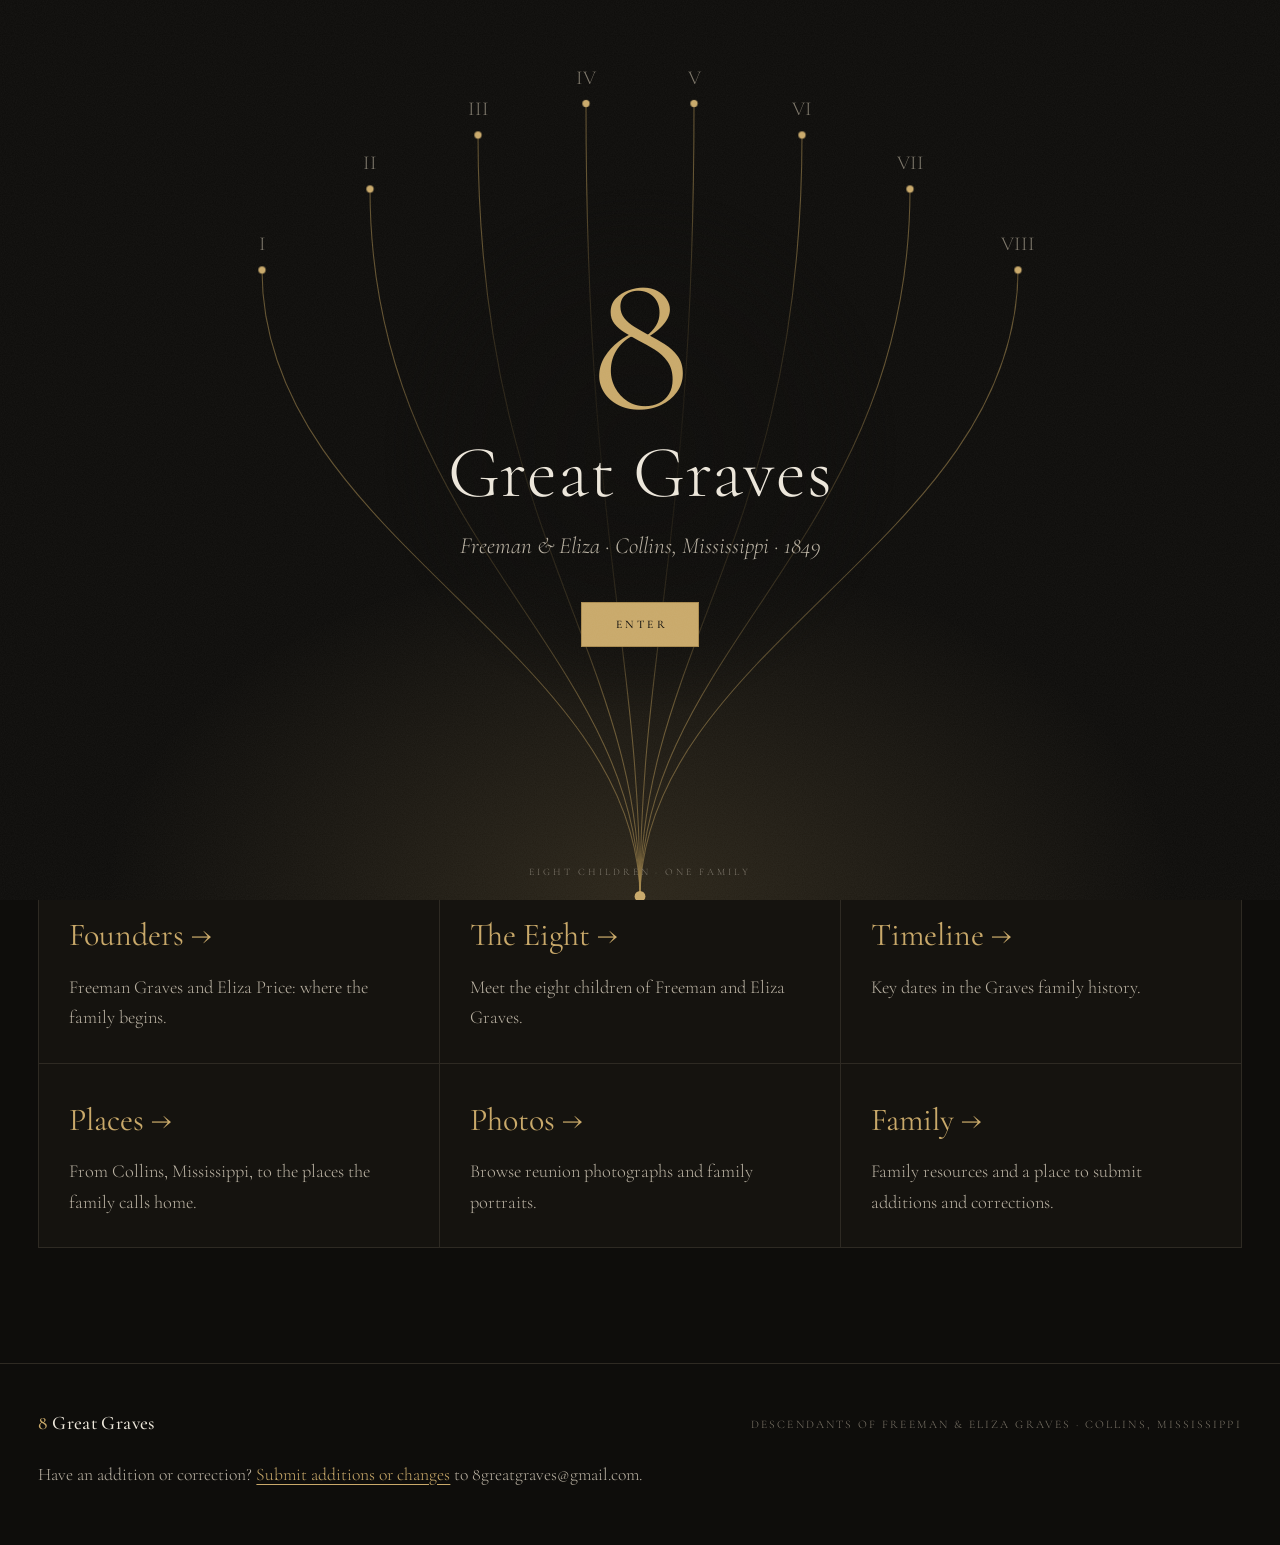
<file: index.html>
<!doctype html>
<html lang="en">
<head>
<meta charset="utf-8">
<meta name="viewport" content="width=device-width, initial-scale=1, viewport-fit=cover">
<title>8 Great Graves</title>
<meta name="description" content="The family of Freeman Graves and Eliza Price of Collins, Mississippi, and their eight children: the 8 Great Graves.">
<meta property="og:title" content="The 8 Great Graves">
<meta property="og:description" content="The family of Freeman Graves and Eliza Price of Collins, Mississippi, and their eight children.">
<meta property="og:url" content="https://8greatgraves.com/">
<meta property="og:type" content="website">
<link rel="canonical" href="https://8greatgraves.com/">
<link rel="icon" type="image/svg+xml" href="data:image/svg+xml,%3Csvg xmlns='http://www.w3.org/2000/svg' viewBox='0 0 64 64'%3E%3Ctext x='32' y='54' font-family='Georgia,serif' font-size='60' text-anchor='middle' fill='black'%3E8%3C/text%3E%3C/svg%3E">
<link rel="preconnect" href="https://fonts.googleapis.com">
<link rel="preconnect" href="https://fonts.gstatic.com" crossorigin>
<link href="https://fonts.googleapis.com/css2?family=Cormorant+Garamond:ital,wght@0,300;0,400;0,500;0,600;1,300;1,400&display=swap" rel="stylesheet">
<script>(function(){var routes={"founders":"founders.html","eight":"eight.html","timeline":"timeline.html","places":"places.html","photos":"photos.html","next":"family.html"},id=location.hash.slice(1),target=routes[id]||(/^c[1-8]$/.test(id)?'eight.html'+location.hash:null);if(target){location.replace(target);return}document.documentElement.classList.add('js','splash-on')})();</script>
<link rel="stylesheet" href="assets/site.css?v=splash-3">
<meta property="og:image" content="https://8greatgraves.com/img/link-preview-20261108.jpg">
<meta property="og:image:secure_url" content="https://8greatgraves.com/img/link-preview-20261108.jpg">
<meta property="og:image:type" content="image/jpeg">
<meta property="og:image:width" content="1200">
<meta property="og:image:height" content="630">
<meta property="og:image:alt" content="The hand-drawn Graves family tree">
<meta name="twitter:card" content="summary_large_image">
<meta name="twitter:image" content="https://8greatgraves.com/img/link-preview-20261108.jpg">
<meta name="twitter:image:alt" content="The hand-drawn Graves family tree">
</head><body class="home-page"><a class="skip-link" href="#content">Skip to content</a><div class="splash" id="splash" aria-label="Welcome">
  <svg class="branches" viewBox="0 0 1000 1000" preserveAspectRatio="xMidYMax meet" aria-hidden="true">
    <path pathLength="1" style="animation-delay:0.15s" d="M500 1000C500 720 80 600 80 300"/><circle cx="80" cy="300" r="4" style="animation-delay:1.65s"/><text x="80" y="278" style="animation-delay:1.75s">I</text><path pathLength="1" style="animation-delay:0.24s" d="M500 1000C500 720 200 600 200 210"/><circle cx="200" cy="210" r="4" style="animation-delay:1.74s"/><text x="200" y="188" style="animation-delay:1.84s">II</text><path pathLength="1" style="animation-delay:0.33s" d="M500 1000C500 720 320 600 320 150"/><circle cx="320" cy="150" r="4" style="animation-delay:1.83s"/><text x="320" y="128" style="animation-delay:1.93s">III</text><path pathLength="1" style="animation-delay:0.42s" d="M500 1000C500 720 440 600 440 115"/><circle cx="440" cy="115" r="4" style="animation-delay:1.92s"/><text x="440" y="93" style="animation-delay:2.02s">IV</text><path pathLength="1" style="animation-delay:0.51s" d="M500 1000C500 720 560 600 560 115"/><circle cx="560" cy="115" r="4" style="animation-delay:2.01s"/><text x="560" y="93" style="animation-delay:2.11s">V</text><path pathLength="1" style="animation-delay:0.60s" d="M500 1000C500 720 680 600 680 150"/><circle cx="680" cy="150" r="4" style="animation-delay:2.10s"/><text x="680" y="128" style="animation-delay:2.20s">VI</text><path pathLength="1" style="animation-delay:0.69s" d="M500 1000C500 720 800 600 800 210"/><circle cx="800" cy="210" r="4" style="animation-delay:2.19s"/><text x="800" y="188" style="animation-delay:2.29s">VII</text><path pathLength="1" style="animation-delay:0.78s" d="M500 1000C500 720 920 600 920 300"/><circle cx="920" cy="300" r="4" style="animation-delay:2.28s"/><text x="920" y="278" style="animation-delay:2.38s">VIII</text>
    <circle class="root" cx="500" cy="996" r="6"/>
  </svg>
  <div class="splash-inner">
    <span class="num8" aria-hidden="true">8</span>
    <h1>Great Graves</h1>
    <p class="sub">Freeman &amp; Eliza · Collins, Mississippi · 1849</p>
    <button class="enter" id="enter" type="button">Enter</button>
  </div>
  <div class="hint" aria-hidden="true">Eight children · one family</div>
</div>

<nav class="nav" id="nav" aria-label="Main navigation"><div class="wrap"><a href="index.html" class="brand"><b>8</b> Great Graves</a><button type="button" class="menu-btn" id="menuBtn" aria-label="Open menu" aria-controls="menu" aria-expanded="false"><span></span><span></span><span></span></button><ul id="menu"><li><a href="index.html" aria-current="page">Home</a></li><li><a href="founders.html">Founders</a></li><li><a href="eight.html">The Eight</a></li><li><a href="timeline.html">Timeline</a></li><li><a href="places.html">Places</a></li><li><a href="photos.html">Photos</a></li><li><a href="family.html">Family</a></li></ul></div></nav><main id="content"><header class="hero" id="top" tabindex="-1"><svg class="home-tree" viewBox="0 0 1400 1000" fill="none" xmlns="http://www.w3.org/2000/svg" aria-hidden="true" focusable="false">
<g stroke="currentColor" stroke-linecap="round" stroke-linejoin="round">
<path d="M549 919C590 897 614 873 618 829C625 776 609 715 620 657L626 611C589 584 559 556 530 519C492 510 453 492 424 468L370 433C414 451 455 469 496 471C460 433 444 392 423 353C458 380 479 426 515 451L568 488C546 435 539 392 530 339C558 376 563 420 589 460L628 510C628 455 613 409 600 366C629 398 638 433 650 471C671 436 681 388 680 343C698 383 693 427 685 463C719 443 749 414 771 375C760 425 735 457 704 484C749 478 785 452 817 422C801 459 771 481 744 499C804 492 863 465 902 433C880 468 848 490 809 507L745 532C715 558 702 586 692 624C679 674 686 726 681 770C678 815 690 853 708 879C722 899 748 909 769 920C735 918 709 910 682 896L665 877C661 898 671 916 688 931C663 923 648 911 640 892C618 919 584 927 549 919Z" stroke-width="2.1" fill="currentColor" fill-opacity=".055"/>
<path d="M562 928C596 922 615 917 637 903M685 923L735 934M608 932L624 916M718 915L786 927" stroke-width="1.1"/>
<path d="M637 876C644 824 630 788 642 744C654 702 640 667 653 626C668 581 654 550 650 521M659 856C651 817 667 777 658 745M629 807C622 775 634 742 630 713M670 709C661 682 678 647 671 626M634 673L645 642M651 603C648 571 628 552 605 530M674 594C686 559 707 542 734 526M646 549L653 515M619 557C588 536 584 513 565 496" stroke-width="1.1"/>
<path d="M640 857q-14-13-5-30q13 11 5 30ZM651 706q-10-17 0-31q10 16 0 31ZM662 777q-12-18-1-29q9 15 1 29Z" stroke-width=".85"/>
<path d="M650 513C645 475 654 443 661 415M586 497C559 478 544 450 536 423M711 519C746 508 774 500 793 486M499 479C479 475 455 468 440 459M624 520C605 499 599 477 593 457M685 498C703 489 721 480 734 468" stroke-width="1.4"/>
<path d="M436.8 380.0 L452.8 401.7 L429.0 417.0 L427.8 439.8 L401.8 448.2 L383.3 460.8 L362.2 471.5 L337.7 476.8 L313.4 468.3 L289.2 468.2 L259.5 470.8 L250.3 446.4 L224.8 438.2 L207.3 421.9 L218.1 398.2 L201.2 380.0 L206.7 359.9 L214.1 340.5 L229.8 324.7 L252.9 315.9 L264.5 296.1 L285.3 282.4 L312.0 280.8 L336.7 291.0 L365.2 281.1 L382.5 300.3 L401.0 312.5 L410.1 330.6 L433.0 341.5 L455.5 357.8 L449.8 380.0" opacity="0.65" stroke-width="1.2"/>
<path d="M430.3 380.0 L435.0 398.7 L428.4 416.8 L417.9 434.0 L397.2 444.1 L385.3 463.6 L359.1 464.0 L337.2 473.2 L311.4 483.4 L285.9 476.2 L260.9 468.8 L243.5 452.4 L227.3 436.8 L208.0 421.7 L220.9 397.7 L208.0 380.0 L201.3 359.0 L221.6 343.2 L234.7 327.5 L249.7 313.1 L267.4 300.1 L291.7 297.9 L313.8 294.9 L337.8 282.4 L358.5 297.6 L384.3 297.9 L412.6 302.2 L426.0 321.3 L438.4 339.6 L441.5 360.2 L452.1 380.0" opacity="0.25" stroke-width="0.65"/>
<path d="M432.1 380.0 L441.3 399.8 L440.0 420.9 L422.7 436.8 L401.0 447.5 L377.8 453.2 L358.9 463.4 L337.4 474.0 L312.7 473.4 L291.6 462.2 L259.4 470.9 L251.8 445.0 L223.1 439.2 L217.2 418.4 L222.6 397.4 L217.4 380.0 L207.1 359.9 L217.4 341.7 L219.5 318.7 L252.9 315.9 L258.4 287.7 L290.6 295.2 L311.7 279.0 L338.0 281.1 L357.7 299.5 L384.1 298.1 L397.1 315.9 L418.1 325.9 L433.9 341.2 L444.0 359.8 L443.8 380.0" opacity="0.25" stroke-width="0.65"/>
<path d="M253.5 396.7q-7.6 -10.9 10.9 -9.8q5.5 10.9 -10.9 9.8" opacity="0.35" stroke-width=".8"/>
<path d="M225.6 413.2q-4.9 -7.0 7.0 -6.3q3.5 7.0 -7.0 6.3" opacity="0.22" stroke-width=".8"/>
<path d="M333.3 409.4q-8.8 -12.5 12.5 -11.3q6.3 12.5 -12.5 11.3" opacity="0.42" stroke-width=".8"/>
<path d="M343.5 405.7q-7.5 -10.7 10.7 -9.6q5.3 10.7 -10.7 9.6" opacity="0.49" stroke-width=".8"/>
<path d="M372.5 423.6q-9.7 -13.8 13.8 -12.4q6.9 13.8 -13.8 12.4" opacity="0.33" stroke-width=".8"/>
<path d="M272.6 447.9q-9.9 -14.1 14.1 -12.7q7.1 14.1 -14.1 12.7" opacity="0.46" stroke-width=".8"/>
<path d="M268.1 370.2q-7.8 -11.2 11.2 -10.1q5.6 11.2 -11.2 10.1" opacity="0.25" stroke-width=".8"/>
<path d="M395.7 395.3q-3.2 -4.5 4.5 -4.1q2.3 4.5 -4.5 4.1" opacity="0.40" stroke-width=".8"/>
<path d="M279.0 399.7q-7.6 -10.8 10.8 -9.8q5.4 10.8 -10.8 9.8" opacity="0.25" stroke-width=".8"/>
<path d="M415.7 328.1q-8.6 -12.3 12.3 -11.1q6.2 12.3 -12.3 11.1" opacity="0.33" stroke-width=".8"/>
<path d="M404.8 321.5q-6.6 -9.5 9.5 -8.5q4.7 9.5 -9.5 8.5" opacity="0.26" stroke-width=".8"/>
<path d="M401.1 422.1q-4.7 -6.7 6.7 -6.1q3.4 6.7 -6.7 6.1" opacity="0.30" stroke-width=".8"/>
<path d="M327.8 477.4q-10.3 -14.7 14.7 -13.2q7.4 14.7 -14.7 13.2" opacity="0.52" stroke-width=".8"/>
<path d="M328.9 390.1q-7.7 -11.0 11.0 -9.9q5.5 11.0 -11.0 9.9" opacity="0.33" stroke-width=".8"/>
<path d="M368.9 402.5q-6.4 -9.2 9.2 -8.3q4.6 9.2 -9.2 8.3" opacity="0.40" stroke-width=".8"/>
<path d="M390.1 299.9q-3.6 -5.1 5.1 -4.6q2.5 5.1 -5.1 4.6" opacity="0.38" stroke-width=".8"/>
<path d="M426.0 401.3q-10.0 -14.3 14.3 -12.9q7.2 14.3 -14.3 12.9" opacity="0.52" stroke-width=".8"/>
<path d="M367.8 423.4q-9.1 -13.0 13.0 -11.7q6.5 13.0 -13.0 11.7" opacity="0.34" stroke-width=".8"/>
<path d="M241.5 432.4q-9.9 -14.1 14.1 -12.7q7.0 14.1 -14.1 12.7" opacity="0.44" stroke-width=".8"/>
<path d="M374.4 385.6q-8.9 -12.6 12.6 -11.4q6.3 12.6 -12.6 11.4" opacity="0.41" stroke-width=".8"/>
<path d="M206.6 351.2q-10.0 -14.3 14.3 -12.9q7.1 14.3 -14.3 12.9" opacity="0.34" stroke-width=".8"/>
<path d="M317.7 449.9q-4.6 -6.6 6.6 -5.9q3.3 6.6 -6.6 5.9" opacity="0.42" stroke-width=".8"/>
<path d="M330.3 476.0q-6.8 -9.7 9.7 -8.7q4.8 9.7 -9.7 8.7" opacity="0.44" stroke-width=".8"/>
<path d="M293.0 393.0q-8.1 -11.6 11.6 -10.5q5.8 11.6 -11.6 10.5" opacity="0.18" stroke-width=".8"/>
<path d="M266.7 332.2q-10.4 -14.9 14.9 -13.4q7.4 14.9 -14.9 13.4" opacity="0.31" stroke-width=".8"/>
<path d="M223.3 353.1q-3.4 -4.9 4.9 -4.4q2.5 4.9 -4.9 4.4" opacity="0.48" stroke-width=".8"/>
<path d="M365.4 408.8q-10.4 -14.8 14.8 -13.4q7.4 14.8 -14.8 13.4" opacity="0.32" stroke-width=".8"/>
<path d="M311.0 349.2q-3.6 -5.2 5.2 -4.6q2.6 5.2 -5.2 4.6" opacity="0.33" stroke-width=".8"/>
<path d="M394.0 409.8q-10.9 -15.5 15.5 -14.0q7.8 15.5 -15.5 14.0" opacity="0.26" stroke-width=".8"/>
<path d="M322.9 413.2q-9.8 -14.0 14.0 -12.6q7.0 14.0 -14.0 12.6" opacity="0.31" stroke-width=".8"/>
<path d="M288.8 430.9q-9.5 -13.6 13.6 -12.3q6.8 13.6 -13.6 12.3" opacity="0.34" stroke-width=".8"/>
<path d="M397.1 452.4q-6.2 -8.9 8.9 -8.0q4.5 8.9 -8.9 8.0" opacity="0.35" stroke-width=".8"/>
<path d="M257.0 398.9q-4.8 -6.8 6.8 -6.1q3.4 6.8 -6.8 6.1" opacity="0.35" stroke-width=".8"/>
<path d="M312.5 338.8q-8.5 -12.1 12.1 -10.9q6.1 12.1 -12.1 10.9" opacity="0.33" stroke-width=".8"/>
<path d="M363.8 344.9q-5.0 -7.1 7.1 -6.4q3.5 7.1 -7.1 6.4" opacity="0.29" stroke-width=".8"/>
<path d="M228.2 346.3q-4.9 -7.0 7.0 -6.3q3.5 7.0 -7.0 6.3" opacity="0.26" stroke-width=".8"/>
<path d="M372.1 316.5q-7.1 -10.2 10.2 -9.2q5.1 10.2 -10.2 9.2" opacity="0.31" stroke-width=".8"/>
<path d="M388.7 432.8q-9.9 -14.1 14.1 -12.7q7.0 14.1 -14.1 12.7" opacity="0.52" stroke-width=".8"/>
<path d="M356.8 416.5q-3.4 -4.9 4.9 -4.4q2.4 4.9 -4.9 4.4" opacity="0.30" stroke-width=".8"/>
<path d="M398.4 399.0q-10.9 -15.5 15.5 -14.0q7.8 15.5 -15.5 14.0" opacity="0.56" stroke-width=".8"/>
<path d="M306.5 300.4q-6.7 -9.6 9.6 -8.6q4.8 9.6 -9.6 8.6" opacity="0.22" stroke-width=".8"/>
<path d="M257.0 409.9q-10.1 -14.5 14.5 -13.0q7.2 14.5 -14.5 13.0" opacity="0.35" stroke-width=".8"/>
<path d="M419.4 334.3q-3.6 -5.2 5.2 -4.7q2.6 5.2 -5.2 4.7" opacity="0.52" stroke-width=".8"/>
<path d="M346.2 315.6q-10.3 -14.7 14.7 -13.2q7.4 14.7 -14.7 13.2" opacity="0.32" stroke-width=".8"/>
<path d="M329.6 337.4q-10.7 -15.2 15.2 -13.7q7.6 15.2 -15.2 13.7" opacity="0.56" stroke-width=".8"/>
<path d="M518.4 290.0 L518.2 308.6 L536.5 335.5 L515.8 352.1 L502.1 372.6 L466.2 368.7 L448.4 385.4 L422.2 383.4 L395.8 399.3 L367.6 395.3 L345.5 380.3 L327.9 363.7 L307.0 350.4 L308.3 326.6 L295.7 309.6 L295.6 290.0 L284.0 268.4 L290.6 247.1 L314.6 234.0 L331.1 219.2 L340.7 193.0 L369.7 189.8 L398.1 198.4 L421.5 202.0 L445.6 201.6 L478.0 194.9 L494.3 214.4 L519.7 225.6 L530.3 246.7 L529.1 269.6 L539.5 290.0" opacity="0.65" stroke-width="1.2"/>
<path d="M525.9 290.0 L523.8 309.5 L528.7 332.7 L505.4 346.0 L498.3 369.2 L470.7 374.9 L450.4 390.5 L424.4 400.6 L396.1 397.1 L375.1 376.8 L341.2 386.2 L321.7 369.3 L305.1 351.5 L303.5 328.3 L280.7 312.2 L287.6 290.0 L282.9 268.2 L292.6 247.8 L316.6 235.2 L317.0 206.6 L344.5 198.3 L374.2 201.0 L396.2 183.6 L424.2 180.7 L447.2 197.6 L470.9 204.8 L499.5 209.7 L514.6 228.6 L526.4 248.1 L536.6 268.3 L544.6 290.0" opacity="0.25" stroke-width="0.65"/>
<path d="M528.7 290.0 L528.0 310.3 L521.2 330.0 L522.3 355.9 L487.5 359.6 L464.5 366.3 L450.6 390.8 L422.6 386.8 L396.2 395.7 L367.7 395.1 L340.5 387.2 L317.2 373.2 L315.5 345.4 L309.5 326.1 L281.0 312.1 L297.9 290.0 L278.7 267.5 L296.5 249.2 L302.6 227.0 L325.7 214.4 L352.7 209.9 L370.3 191.4 L397.6 194.3 L423.3 188.1 L444.8 203.6 L477.6 195.4 L496.9 212.1 L500.3 237.0 L520.3 250.3 L520.1 271.1 L528.7 290.0" opacity="0.25" stroke-width="0.65"/>
<path d="M359.0 354.4q-7.9 -11.2 11.2 -10.1q5.6 11.2 -11.2 10.1" opacity="0.29" stroke-width=".8"/>
<path d="M451.4 356.9q-10.1 -14.5 14.5 -13.0q7.2 14.5 -14.5 13.0" opacity="0.38" stroke-width=".8"/>
<path d="M286.9 302.8q-3.8 -5.5 5.5 -4.9q2.7 5.5 -5.5 4.9" opacity="0.28" stroke-width=".8"/>
<path d="M410.6 260.7q-9.6 -13.7 13.7 -12.3q6.8 13.7 -13.7 12.3" opacity="0.23" stroke-width=".8"/>
<path d="M484.6 306.4q-8.0 -11.4 11.4 -10.3q5.7 11.4 -11.4 10.3" opacity="0.45" stroke-width=".8"/>
<path d="M506.5 314.9q-5.2 -7.4 7.4 -6.7q3.7 7.4 -7.4 6.7" opacity="0.33" stroke-width=".8"/>
<path d="M390.3 222.5q-2.9 -4.2 4.2 -3.8q2.1 4.2 -4.2 3.8" opacity="0.57" stroke-width=".8"/>
<path d="M441.1 200.1q-9.7 -13.8 13.8 -12.4q6.9 13.8 -13.8 12.4" opacity="0.38" stroke-width=".8"/>
<path d="M445.2 388.8q-3.3 -4.7 4.7 -4.2q2.3 4.7 -4.7 4.2" opacity="0.48" stroke-width=".8"/>
<path d="M441.0 318.0q-10.2 -14.6 14.6 -13.2q7.3 14.6 -14.6 13.2" opacity="0.48" stroke-width=".8"/>
<path d="M460.2 384.1q-6.4 -9.2 9.2 -8.3q4.6 9.2 -9.2 8.3" opacity="0.40" stroke-width=".8"/>
<path d="M509.2 344.4q-10.3 -14.7 14.7 -13.3q7.4 14.7 -14.7 13.3" opacity="0.31" stroke-width=".8"/>
<path d="M416.3 185.5q-10.9 -15.5 15.5 -14.0q7.8 15.5 -15.5 14.0" opacity="0.23" stroke-width=".8"/>
<path d="M369.1 268.0q-3.8 -5.4 5.4 -4.9q2.7 5.4 -5.4 4.9" opacity="0.52" stroke-width=".8"/>
<path d="M290.6 280.4q-9.9 -14.2 14.2 -12.8q7.1 14.2 -14.2 12.8" opacity="0.55" stroke-width=".8"/>
<path d="M516.6 300.6q-9.0 -12.9 12.9 -11.6q6.4 12.9 -12.9 11.6" opacity="0.52" stroke-width=".8"/>
<path d="M459.1 345.7q-11.2 -16.0 16.0 -14.4q8.0 16.0 -16.0 14.4" opacity="0.19" stroke-width=".8"/>
<path d="M343.3 340.7q-10.7 -15.3 15.3 -13.8q7.7 15.3 -15.3 13.8" opacity="0.19" stroke-width=".8"/>
<path d="M405.3 286.0q-6.1 -8.7 8.7 -7.9q4.4 8.7 -8.7 7.9" opacity="0.22" stroke-width=".8"/>
<path d="M456.6 290.2q-3.6 -5.1 5.1 -4.6q2.5 5.1 -5.1 4.6" opacity="0.31" stroke-width=".8"/>
<path d="M516.8 246.6q-7.3 -10.4 10.4 -9.4q5.2 10.4 -10.4 9.4" opacity="0.23" stroke-width=".8"/>
<path d="M423.1 256.0q-10.4 -14.9 14.9 -13.4q7.4 14.9 -14.9 13.4" opacity="0.48" stroke-width=".8"/>
<path d="M396.4 312.7q-10.6 -15.1 15.1 -13.6q7.6 15.1 -15.1 13.6" opacity="0.55" stroke-width=".8"/>
<path d="M500.1 347.1q-9.5 -13.6 13.6 -12.3q6.8 13.6 -13.6 12.3" opacity="0.20" stroke-width=".8"/>
<path d="M395.8 382.9q-8.5 -12.1 12.1 -10.9q6.0 12.1 -12.1 10.9" opacity="0.35" stroke-width=".8"/>
<path d="M476.9 314.9q-4.4 -6.2 6.2 -5.6q3.1 6.2 -6.2 5.6" opacity="0.29" stroke-width=".8"/>
<path d="M455.2 205.5q-3.4 -4.9 4.9 -4.4q2.5 4.9 -4.9 4.4" opacity="0.54" stroke-width=".8"/>
<path d="M355.7 258.9q-10.4 -14.8 14.8 -13.3q7.4 14.8 -14.8 13.3" opacity="0.19" stroke-width=".8"/>
<path d="M380.9 276.5q-5.7 -8.1 8.1 -7.3q4.1 8.1 -8.1 7.3" opacity="0.55" stroke-width=".8"/>
<path d="M447.9 264.4q-8.4 -12.1 12.1 -10.9q6.0 12.1 -12.1 10.9" opacity="0.40" stroke-width=".8"/>
<path d="M377.0 340.5q-5.5 -7.9 7.9 -7.1q3.9 7.9 -7.9 7.1" opacity="0.20" stroke-width=".8"/>
<path d="M310.4 289.8q-8.3 -11.8 11.8 -10.6q5.9 11.8 -11.8 10.6" opacity="0.49" stroke-width=".8"/>
<path d="M427.9 293.8q-5.6 -8.1 8.1 -7.3q4.0 8.1 -8.1 7.3" opacity="0.40" stroke-width=".8"/>
<path d="M513.7 288.5q-2.9 -4.2 4.2 -3.8q2.1 4.2 -4.2 3.8" opacity="0.55" stroke-width=".8"/>
<path d="M346.1 233.9q-3.2 -4.6 4.6 -4.2q2.3 4.6 -4.6 4.2" opacity="0.44" stroke-width=".8"/>
<path d="M457.6 347.3q-8.0 -11.4 11.4 -10.2q5.7 11.4 -11.4 10.2" opacity="0.27" stroke-width=".8"/>
<path d="M478.6 372.5q-6.2 -8.8 8.8 -8.0q4.4 8.8 -8.8 8.0" opacity="0.54" stroke-width=".8"/>
<path d="M404.0 245.5q-8.7 -12.4 12.4 -11.2q6.2 12.4 -12.4 11.2" opacity="0.23" stroke-width=".8"/>
<path d="M351.1 245.6q-8.0 -11.4 11.4 -10.3q5.7 11.4 -11.4 10.3" opacity="0.22" stroke-width=".8"/>
<path d="M433.2 221.2q-8.7 -12.5 12.5 -11.2q6.2 12.5 -12.5 11.2" opacity="0.39" stroke-width=".8"/>
<path d="M385.7 321.6q-5.1 -7.3 7.3 -6.5q3.6 7.3 -7.3 6.5" opacity="0.24" stroke-width=".8"/>
<path d="M316.0 233.8q-3.6 -5.2 5.2 -4.7q2.6 5.2 -5.2 4.7" opacity="0.52" stroke-width=".8"/>
<path d="M441.4 260.4q-6.3 -8.9 8.9 -8.1q4.5 8.9 -8.9 8.1" opacity="0.47" stroke-width=".8"/>
<path d="M500.5 332.2q-5.1 -7.3 7.3 -6.6q3.6 7.3 -7.3 6.6" opacity="0.49" stroke-width=".8"/>
<path d="M308.3 309.8q-9.1 -13.0 13.0 -11.7q6.5 13.0 -13.0 11.7" opacity="0.47" stroke-width=".8"/>
<path d="M674.0 225.0 L660.9 245.8 L653.9 266.0 L648.1 288.4 L615.9 293.1 L605.2 316.2 L582.2 329.8 L553.1 325.6 L526.4 329.5 L501.2 321.5 L483.8 303.6 L449.4 306.3 L442.0 282.5 L435.3 262.6 L411.1 247.1 L425.4 225.0 L405.2 201.9 L426.4 184.1 L443.4 168.3 L459.8 153.0 L483.2 145.6 L506.3 141.2 L526.2 119.1 L551.9 133.5 L582.3 119.8 L605.5 133.4 L626.7 147.3 L637.3 167.9 L658.8 182.3 L667.3 203.1 L661.4 225.0" opacity="0.65" stroke-width="1.2"/>
<path d="M653.4 225.0 L656.1 244.9 L659.1 267.8 L627.5 276.4 L621.8 298.3 L607.5 319.4 L576.0 314.6 L554.0 332.4 L526.8 326.4 L505.4 310.9 L471.8 320.4 L448.9 306.8 L445.3 280.6 L414.3 270.2 L420.1 245.6 L428.3 225.0 L406.6 202.1 L419.0 181.5 L432.2 161.7 L467.3 159.8 L481.6 143.2 L505.2 138.5 L527.9 132.4 L552.0 132.4 L581.6 121.6 L600.0 141.1 L620.2 153.1 L638.6 167.1 L661.4 181.3 L660.8 204.3 L665.6 225.0" opacity="0.25" stroke-width="0.65"/>
<path d="M663.9 225.0 L654.9 244.7 L640.0 261.0 L646.4 287.5 L616.1 293.3 L598.3 306.6 L577.7 318.6 L553.3 327.1 L527.1 323.8 L505.7 310.2 L485.2 301.6 L461.2 295.7 L434.8 286.8 L435.7 262.5 L404.9 248.2 L427.3 225.0 L414.1 203.4 L423.7 183.2 L441.4 167.2 L467.4 159.9 L477.7 137.9 L498.9 122.9 L528.0 132.7 L552.4 130.0 L577.8 131.1 L597.2 145.0 L618.2 154.9 L628.9 172.9 L663.9 180.5 L665.3 203.5 L673.4 225.0" opacity="0.25" stroke-width="0.65"/>
<path d="M541.5 196.3q-5.6 -8.0 8.0 -7.2q4.0 8.0 -8.0 7.2" opacity="0.33" stroke-width=".8"/>
<path d="M604.5 180.2q-11.2 -16.0 16.0 -14.4q8.0 16.0 -16.0 14.4" opacity="0.41" stroke-width=".8"/>
<path d="M599.2 165.1q-8.5 -12.1 12.1 -10.9q6.1 12.1 -12.1 10.9" opacity="0.43" stroke-width=".8"/>
<path d="M518.5 231.2q-11.1 -15.8 15.8 -14.2q7.9 15.8 -15.8 14.2" opacity="0.54" stroke-width=".8"/>
<path d="M450.0 171.8q-10.6 -15.1 15.1 -13.6q7.5 15.1 -15.1 13.6" opacity="0.55" stroke-width=".8"/>
<path d="M579.1 148.1q-7.9 -11.3 11.3 -10.2q5.7 11.3 -11.3 10.2" opacity="0.48" stroke-width=".8"/>
<path d="M439.8 227.7q-6.4 -9.2 9.2 -8.3q4.6 9.2 -9.2 8.3" opacity="0.42" stroke-width=".8"/>
<path d="M575.8 246.4q-7.4 -10.6 10.6 -9.5q5.3 10.6 -10.6 9.5" opacity="0.20" stroke-width=".8"/>
<path d="M590.6 199.2q-8.7 -12.4 12.4 -11.1q6.2 12.4 -12.4 11.1" opacity="0.34" stroke-width=".8"/>
<path d="M513.7 167.5q-9.3 -13.3 13.3 -12.0q6.6 13.3 -13.3 12.0" opacity="0.49" stroke-width=".8"/>
<path d="M530.1 186.8q-8.0 -11.5 11.5 -10.3q5.7 11.5 -11.5 10.3" opacity="0.25" stroke-width=".8"/>
<path d="M547.4 191.0q-11.1 -15.8 15.8 -14.2q7.9 15.8 -15.8 14.2" opacity="0.41" stroke-width=".8"/>
<path d="M553.5 311.3q-7.9 -11.2 11.2 -10.1q5.6 11.2 -11.2 10.1" opacity="0.54" stroke-width=".8"/>
<path d="M560.3 279.9q-9.9 -14.2 14.2 -12.8q7.1 14.2 -14.2 12.8" opacity="0.56" stroke-width=".8"/>
<path d="M469.1 236.2q-6.5 -9.3 9.3 -8.3q4.6 9.3 -9.3 8.3" opacity="0.35" stroke-width=".8"/>
<path d="M531.2 215.3q-3.3 -4.8 4.8 -4.3q2.4 4.8 -4.8 4.3" opacity="0.56" stroke-width=".8"/>
<path d="M537.4 205.3q-3.1 -4.4 4.4 -4.0q2.2 4.4 -4.4 4.0" opacity="0.51" stroke-width=".8"/>
<path d="M635.4 279.2q-4.7 -6.7 6.7 -6.0q3.3 6.7 -6.7 6.0" opacity="0.38" stroke-width=".8"/>
<path d="M412.4 236.6q-10.6 -15.2 15.2 -13.7q7.6 15.2 -15.2 13.7" opacity="0.22" stroke-width=".8"/>
<path d="M452.7 150.7q-6.9 -9.9 9.9 -8.9q4.9 9.9 -9.9 8.9" opacity="0.27" stroke-width=".8"/>
<path d="M420.9 202.8q-8.2 -11.8 11.8 -10.6q5.9 11.8 -11.8 10.6" opacity="0.42" stroke-width=".8"/>
<path d="M424.5 210.1q-3.8 -5.4 5.4 -4.9q2.7 5.4 -5.4 4.9" opacity="0.57" stroke-width=".8"/>
<path d="M440.6 177.6q-9.7 -13.9 13.9 -12.5q6.9 13.9 -13.9 12.5" opacity="0.20" stroke-width=".8"/>
<path d="M515.3 180.4q-8.8 -12.6 12.6 -11.3q6.3 12.6 -12.6 11.3" opacity="0.46" stroke-width=".8"/>
<path d="M646.5 230.2q-4.3 -6.2 6.2 -5.5q3.1 6.2 -6.2 5.5" opacity="0.19" stroke-width=".8"/>
<path d="M468.0 310.2q-6.2 -8.9 8.9 -8.0q4.5 8.9 -8.9 8.0" opacity="0.20" stroke-width=".8"/>
<path d="M603.3 230.8q-5.4 -7.7 7.7 -7.0q3.9 7.7 -7.7 7.0" opacity="0.57" stroke-width=".8"/>
<path d="M587.7 272.0q-9.1 -13.0 13.0 -11.7q6.5 13.0 -13.0 11.7" opacity="0.36" stroke-width=".8"/>
<path d="M632.3 273.4q-4.9 -7.0 7.0 -6.3q3.5 7.0 -7.0 6.3" opacity="0.57" stroke-width=".8"/>
<path d="M440.4 258.7q-6.6 -9.4 9.4 -8.5q4.7 9.4 -9.4 8.5" opacity="0.51" stroke-width=".8"/>
<path d="M537.1 135.1q-10.3 -14.7 14.7 -13.2q7.3 14.7 -14.7 13.2" opacity="0.51" stroke-width=".8"/>
<path d="M587.3 226.9q-11.0 -15.7 15.7 -14.1q7.8 15.7 -15.7 14.1" opacity="0.52" stroke-width=".8"/>
<path d="M485.8 192.8q-4.3 -6.2 6.2 -5.5q3.1 6.2 -6.2 5.5" opacity="0.56" stroke-width=".8"/>
<path d="M602.4 228.8q-10.0 -14.3 14.3 -12.9q7.2 14.3 -14.3 12.9" opacity="0.43" stroke-width=".8"/>
<path d="M552.1 141.5q-4.2 -5.9 5.9 -5.4q3.0 5.9 -5.9 5.4" opacity="0.39" stroke-width=".8"/>
<path d="M517.4 316.9q-10.8 -15.4 15.4 -13.9q7.7 15.4 -15.4 13.9" opacity="0.27" stroke-width=".8"/>
<path d="M445.2 201.3q-9.5 -13.6 13.6 -12.3q6.8 13.6 -13.6 12.3" opacity="0.41" stroke-width=".8"/>
<path d="M639.9 185.6q-5.8 -8.2 8.2 -7.4q4.1 8.2 -8.2 7.4" opacity="0.35" stroke-width=".8"/>
<path d="M468.0 250.0q-8.2 -11.8 11.8 -10.6q5.9 11.8 -11.8 10.6" opacity="0.31" stroke-width=".8"/>
<path d="M534.1 326.4q-4.9 -7.1 7.1 -6.4q3.5 7.1 -7.1 6.4" opacity="0.31" stroke-width=".8"/>
<path d="M418.3 258.5q-5.1 -7.3 7.3 -6.6q3.7 7.3 -7.3 6.6" opacity="0.28" stroke-width=".8"/>
<path d="M608.9 225.0q-7.4 -10.6 10.6 -9.5q5.3 10.6 -10.6 9.5" opacity="0.33" stroke-width=".8"/>
<path d="M543.1 158.6q-7.8 -11.2 11.2 -10.0q5.6 11.2 -11.2 10.0" opacity="0.42" stroke-width=".8"/>
<path d="M600.5 156.5q-4.9 -7.0 7.0 -6.3q3.5 7.0 -7.0 6.3" opacity="0.56" stroke-width=".8"/>
<path d="M457.6 151.0q-10.4 -14.8 14.8 -13.4q7.4 14.8 -14.8 13.4" opacity="0.43" stroke-width=".8"/>
<path d="M797.2 195.0 L816.0 219.4 L800.3 240.5 L779.6 256.9 L765.5 276.9 L737.6 283.4 L717.7 302.1 L687.4 291.2 L660.3 309.2 L634.8 295.9 L603.7 295.6 L589.8 272.1 L569.5 257.5 L543.7 242.6 L536.1 219.1 L556.5 195.0 L548.3 173.0 L571.0 157.3 L560.8 127.4 L594.4 122.0 L609.6 102.7 L637.8 101.6 L661.8 93.0 L687.4 99.1 L714.3 96.4 L746.3 94.4 L766.4 112.3 L776.5 134.9 L782.0 156.2 L787.6 175.5 L798.5 195.0" opacity="0.65" stroke-width="1.2"/>
<path d="M817.2 195.0 L792.3 215.3 L801.0 240.7 L768.7 250.5 L768.9 280.0 L734.6 279.2 L710.8 284.8 L689.4 306.3 L662.3 293.1 L638.3 287.0 L607.4 290.3 L592.1 270.0 L584.1 248.8 L570.9 232.8 L551.0 216.5 L537.9 195.0 L542.6 172.1 L566.9 155.8 L564.5 129.6 L582.9 111.6 L616.2 112.0 L636.2 97.6 L661.7 91.6 L687.3 99.8 L714.1 96.9 L740.7 102.3 L761.5 116.7 L779.1 133.4 L800.4 149.5 L784.6 176.0 L807.2 195.0" opacity="0.25" stroke-width="0.65"/>
<path d="M792.1 195.0 L784.9 214.0 L797.7 239.5 L785.0 260.1 L755.2 267.5 L731.3 274.4 L711.4 286.3 L687.6 292.5 L661.0 303.8 L635.3 294.5 L614.0 281.1 L581.4 279.7 L563.2 261.2 L570.9 232.8 L562.5 214.5 L543.0 195.0 L544.0 172.3 L562.1 154.1 L562.2 128.2 L581.2 110.2 L609.9 103.1 L631.6 86.1 L663.2 103.3 L689.5 82.6 L710.0 107.3 L741.3 101.4 L761.0 117.2 L766.0 141.1 L793.3 152.1 L803.7 172.7 L791.3 195.0" opacity="0.25" stroke-width="0.65"/>
<path d="M765.6 167.0q-11.0 -15.7 15.7 -14.1q7.8 15.7 -15.7 14.1" opacity="0.56" stroke-width=".8"/>
<path d="M630.0 131.0q-6.4 -9.1 9.1 -8.2q4.6 9.1 -9.1 8.2" opacity="0.33" stroke-width=".8"/>
<path d="M739.2 232.4q-11.0 -15.8 15.8 -14.2q7.9 15.8 -15.8 14.2" opacity="0.24" stroke-width=".8"/>
<path d="M684.3 272.3q-3.8 -5.4 5.4 -4.9q2.7 5.4 -5.4 4.9" opacity="0.55" stroke-width=".8"/>
<path d="M627.8 112.2q-5.3 -7.6 7.6 -6.9q3.8 7.6 -7.6 6.9" opacity="0.46" stroke-width=".8"/>
<path d="M775.1 268.5q-3.3 -4.7 4.7 -4.2q2.3 4.7 -4.7 4.2" opacity="0.48" stroke-width=".8"/>
<path d="M561.4 140.3q-4.3 -6.1 6.1 -5.5q3.1 6.1 -6.1 5.5" opacity="0.31" stroke-width=".8"/>
<path d="M676.7 97.2q-9.9 -14.1 14.1 -12.7q7.0 14.1 -14.1 12.7" opacity="0.42" stroke-width=".8"/>
<path d="M553.5 174.6q-7.7 -11.0 11.0 -9.9q5.5 11.0 -11.0 9.9" opacity="0.44" stroke-width=".8"/>
<path d="M649.9 119.0q-6.8 -9.7 9.7 -8.7q4.8 9.7 -9.7 8.7" opacity="0.25" stroke-width=".8"/>
<path d="M608.6 214.2q-10.7 -15.3 15.3 -13.8q7.7 15.3 -15.3 13.8" opacity="0.38" stroke-width=".8"/>
<path d="M732.9 121.2q-3.5 -5.0 5.0 -4.5q2.5 5.0 -5.0 4.5" opacity="0.53" stroke-width=".8"/>
<path d="M703.8 175.0q-6.1 -8.8 8.8 -7.9q4.4 8.8 -8.8 7.9" opacity="0.31" stroke-width=".8"/>
<path d="M597.1 189.5q-4.9 -7.0 7.0 -6.3q3.5 7.0 -7.0 6.3" opacity="0.38" stroke-width=".8"/>
<path d="M583.0 163.1q-8.1 -11.5 11.5 -10.4q5.8 11.5 -11.5 10.4" opacity="0.57" stroke-width=".8"/>
<path d="M718.6 163.4q-9.8 -13.9 13.9 -12.5q7.0 13.9 -13.9 12.5" opacity="0.38" stroke-width=".8"/>
<path d="M764.3 133.1q-4.9 -7.0 7.0 -6.3q3.5 7.0 -7.0 6.3" opacity="0.48" stroke-width=".8"/>
<path d="M677.0 283.3q-6.2 -8.8 8.8 -7.9q4.4 8.8 -8.8 7.9" opacity="0.41" stroke-width=".8"/>
<path d="M585.7 138.2q-9.3 -13.3 13.3 -11.9q6.6 13.3 -13.3 11.9" opacity="0.57" stroke-width=".8"/>
<path d="M600.0 218.2q-4.9 -7.0 7.0 -6.3q3.5 7.0 -7.0 6.3" opacity="0.33" stroke-width=".8"/>
<path d="M600.4 199.7q-3.8 -5.4 5.4 -4.8q2.7 5.4 -5.4 4.8" opacity="0.42" stroke-width=".8"/>
<path d="M642.5 245.8q-10.5 -15.0 15.0 -13.5q7.5 15.0 -15.0 13.5" opacity="0.47" stroke-width=".8"/>
<path d="M720.0 215.2q-8.5 -12.2 12.2 -11.0q6.1 12.2 -12.2 11.0" opacity="0.27" stroke-width=".8"/>
<path d="M638.3 274.5q-5.3 -7.6 7.6 -6.9q3.8 7.6 -7.6 6.9" opacity="0.20" stroke-width=".8"/>
<path d="M641.6 191.9q-2.9 -4.2 4.2 -3.8q2.1 4.2 -4.2 3.8" opacity="0.40" stroke-width=".8"/>
<path d="M764.2 164.4q-5.7 -8.2 8.2 -7.4q4.1 8.2 -8.2 7.4" opacity="0.20" stroke-width=".8"/>
<path d="M591.0 241.7q-11.1 -15.8 15.8 -14.2q7.9 15.8 -15.8 14.2" opacity="0.18" stroke-width=".8"/>
<path d="M569.3 154.0q-5.2 -7.4 7.4 -6.6q3.7 7.4 -7.4 6.6" opacity="0.54" stroke-width=".8"/>
<path d="M674.7 172.2q-7.6 -10.8 10.8 -9.8q5.4 10.8 -10.8 9.8" opacity="0.45" stroke-width=".8"/>
<path d="M785.8 252.8q-6.0 -8.6 8.6 -7.7q4.3 8.6 -8.6 7.7" opacity="0.41" stroke-width=".8"/>
<path d="M791.2 174.9q-4.4 -6.2 6.2 -5.6q3.1 6.2 -6.2 5.6" opacity="0.45" stroke-width=".8"/>
<path d="M625.6 102.5q-6.0 -8.6 8.6 -7.7q4.3 8.6 -8.6 7.7" opacity="0.39" stroke-width=".8"/>
<path d="M788.7 164.3q-7.6 -10.8 10.8 -9.7q5.4 10.8 -10.8 9.7" opacity="0.44" stroke-width=".8"/>
<path d="M652.1 143.8q-5.8 -8.3 8.3 -7.5q4.2 8.3 -8.3 7.5" opacity="0.47" stroke-width=".8"/>
<path d="M712.5 265.8q-4.8 -6.9 6.9 -6.2q3.4 6.9 -6.9 6.2" opacity="0.51" stroke-width=".8"/>
<path d="M549.8 179.9q-4.9 -7.0 7.0 -6.3q3.5 7.0 -7.0 6.3" opacity="0.18" stroke-width=".8"/>
<path d="M726.0 182.5q-7.2 -10.3 10.3 -9.2q5.1 10.3 -10.3 9.2" opacity="0.23" stroke-width=".8"/>
<path d="M570.9 127.5q-10.2 -14.6 14.6 -13.1q7.3 14.6 -14.6 13.1" opacity="0.43" stroke-width=".8"/>
<path d="M625.0 174.5q-3.8 -5.4 5.4 -4.8q2.7 5.4 -5.4 4.8" opacity="0.47" stroke-width=".8"/>
<path d="M568.7 225.2q-7.6 -10.9 10.9 -9.8q5.5 10.9 -10.9 9.8" opacity="0.28" stroke-width=".8"/>
<path d="M665.8 153.1q-4.8 -6.8 6.8 -6.2q3.4 6.8 -6.8 6.2" opacity="0.58" stroke-width=".8"/>
<path d="M650.5 127.1q-5.7 -8.2 8.2 -7.4q4.1 8.2 -8.2 7.4" opacity="0.30" stroke-width=".8"/>
<path d="M715.9 101.5q-5.7 -8.1 8.1 -7.3q4.0 8.1 -8.1 7.3" opacity="0.40" stroke-width=".8"/>
<path d="M599.8 266.8q-8.0 -11.4 11.4 -10.3q5.7 11.4 -11.4 10.3" opacity="0.32" stroke-width=".8"/>
<path d="M581.6 249.0q-5.9 -8.4 8.4 -7.6q4.2 8.4 -8.4 7.6" opacity="0.49" stroke-width=".8"/>
<path d="M957.9 240.0 L936.4 261.1 L932.5 282.8 L907.3 295.5 L905.0 322.9 L881.1 336.8 L852.0 341.6 L824.5 348.3 L795.1 351.5 L764.9 349.1 L738.5 337.3 L716.2 321.9 L705.3 299.8 L686.1 283.3 L663.9 264.4 L665.1 240.0 L682.7 218.7 L702.4 202.4 L712.4 184.3 L731.6 171.6 L741.2 146.4 L768.1 138.8 L797.1 143.3 L822.4 147.5 L855.4 130.2 L872.8 154.6 L893.0 167.6 L921.1 176.6 L928.7 198.5 L924.1 221.0 L931.1 240.0" opacity="0.65" stroke-width="1.2"/>
<path d="M954.1 240.0 L937.7 261.3 L937.7 284.7 L913.3 298.9 L907.5 325.1 L883.7 340.3 L853.4 344.9 L825.2 353.6 L795.9 345.3 L767.1 343.7 L750.2 321.3 L724.8 314.4 L705.5 299.7 L687.4 282.9 L673.4 262.8 L679.4 240.0 L669.2 216.5 L687.1 197.0 L698.9 176.6 L723.0 164.1 L739.2 143.6 L768.2 138.9 L796.1 135.7 L825.6 123.7 L847.3 149.9 L881.2 143.1 L897.0 164.1 L913.0 181.2 L936.8 195.7 L933.6 219.4 L943.4 240.0" opacity="0.25" stroke-width="0.65"/>
<path d="M944.1 240.0 L949.8 263.4 L936.5 284.2 L927.9 307.3 L892.4 311.9 L872.7 325.4 L855.8 350.7 L825.2 353.3 L796.6 340.2 L771.1 334.1 L738.1 337.9 L710.6 326.8 L692.4 307.2 L677.3 286.4 L672.2 263.0 L682.3 240.0 L669.7 216.6 L678.1 193.9 L714.1 185.2 L730.1 170.3 L738.8 143.0 L764.7 130.5 L797.8 149.1 L822.4 147.2 L854.3 132.9 L873.5 153.6 L894.7 166.1 L931.2 170.8 L932.9 197.0 L935.0 219.1 L940.6 240.0" opacity="0.25" stroke-width="0.65"/>
<path d="M916.7 183.1q-7.1 -10.1 10.1 -9.1q5.1 10.1 -10.1 9.1" opacity="0.38" stroke-width=".8"/>
<path d="M749.5 334.5q-5.0 -7.2 7.2 -6.5q3.6 7.2 -7.2 6.5" opacity="0.28" stroke-width=".8"/>
<path d="M793.4 155.9q-8.0 -11.5 11.5 -10.3q5.7 11.5 -11.5 10.3" opacity="0.47" stroke-width=".8"/>
<path d="M897.9 272.5q-9.6 -13.8 13.8 -12.4q6.9 13.8 -13.8 12.4" opacity="0.42" stroke-width=".8"/>
<path d="M790.1 235.1q-4.0 -5.7 5.7 -5.2q2.9 5.7 -5.7 5.2" opacity="0.28" stroke-width=".8"/>
<path d="M868.2 157.7q-6.7 -9.6 9.6 -8.6q4.8 9.6 -9.6 8.6" opacity="0.53" stroke-width=".8"/>
<path d="M774.5 258.1q-3.0 -4.3 4.3 -3.9q2.2 4.3 -4.3 3.9" opacity="0.43" stroke-width=".8"/>
<path d="M889.8 157.1q-7.9 -11.2 11.2 -10.1q5.6 11.2 -11.2 10.1" opacity="0.24" stroke-width=".8"/>
<path d="M839.7 251.9q-4.0 -5.8 5.8 -5.2q2.9 5.8 -5.8 5.2" opacity="0.22" stroke-width=".8"/>
<path d="M858.0 214.5q-6.1 -8.7 8.7 -7.8q4.3 8.7 -8.7 7.8" opacity="0.48" stroke-width=".8"/>
<path d="M745.8 212.4q-3.7 -5.3 5.3 -4.7q2.6 5.3 -5.3 4.7" opacity="0.44" stroke-width=".8"/>
<path d="M917.9 217.2q-11.0 -15.8 15.8 -14.2q7.9 15.8 -15.8 14.2" opacity="0.48" stroke-width=".8"/>
<path d="M707.4 213.7q-5.5 -7.9 7.9 -7.1q4.0 7.9 -7.9 7.1" opacity="0.41" stroke-width=".8"/>
<path d="M762.3 160.6q-3.0 -4.3 4.3 -3.9q2.1 4.3 -4.3 3.9" opacity="0.42" stroke-width=".8"/>
<path d="M757.0 287.3q-6.8 -9.7 9.7 -8.8q4.9 9.7 -9.7 8.8" opacity="0.44" stroke-width=".8"/>
<path d="M803.9 142.5q-6.8 -9.8 9.8 -8.8q4.9 9.8 -9.8 8.8" opacity="0.52" stroke-width=".8"/>
<path d="M902.3 302.3q-4.5 -6.4 6.4 -5.7q3.2 6.4 -6.4 5.7" opacity="0.51" stroke-width=".8"/>
<path d="M903.7 210.7q-9.2 -13.2 13.2 -11.9q6.6 13.2 -13.2 11.9" opacity="0.54" stroke-width=".8"/>
<path d="M766.5 275.9q-3.9 -5.6 5.6 -5.0q2.8 5.6 -5.6 5.0" opacity="0.43" stroke-width=".8"/>
<path d="M854.1 273.3q-4.4 -6.3 6.3 -5.7q3.1 6.3 -6.3 5.7" opacity="0.50" stroke-width=".8"/>
<path d="M839.4 151.1q-5.3 -7.6 7.6 -6.8q3.8 7.6 -7.6 6.8" opacity="0.51" stroke-width=".8"/>
<path d="M922.5 202.5q-8.9 -12.8 12.8 -11.5q6.4 12.8 -12.8 11.5" opacity="0.23" stroke-width=".8"/>
<path d="M753.7 240.4q-8.9 -12.8 12.8 -11.5q6.4 12.8 -12.8 11.5" opacity="0.58" stroke-width=".8"/>
<path d="M791.6 252.6q-3.5 -5.1 5.1 -4.6q2.5 5.1 -5.1 4.6" opacity="0.54" stroke-width=".8"/>
<path d="M787.6 283.9q-6.9 -9.9 9.9 -8.9q4.9 9.9 -9.9 8.9" opacity="0.32" stroke-width=".8"/>
<path d="M839.0 308.4q-3.5 -5.0 5.0 -4.5q2.5 5.0 -5.0 4.5" opacity="0.44" stroke-width=".8"/>
<path d="M812.8 174.6q-10.6 -15.1 15.1 -13.6q7.6 15.1 -15.1 13.6" opacity="0.35" stroke-width=".8"/>
<path d="M897.3 243.5q-5.7 -8.1 8.1 -7.3q4.0 8.1 -8.1 7.3" opacity="0.35" stroke-width=".8"/>
<path d="M855.4 218.4q-5.3 -7.5 7.5 -6.8q3.8 7.5 -7.5 6.8" opacity="0.20" stroke-width=".8"/>
<path d="M768.5 286.3q-5.5 -7.8 7.8 -7.1q3.9 7.8 -7.8 7.1" opacity="0.56" stroke-width=".8"/>
<path d="M888.3 267.5q-8.4 -12.0 12.0 -10.8q6.0 12.0 -12.0 10.8" opacity="0.22" stroke-width=".8"/>
<path d="M687.9 265.7q-8.0 -11.4 11.4 -10.3q5.7 11.4 -11.4 10.3" opacity="0.48" stroke-width=".8"/>
<path d="M844.5 285.2q-4.3 -6.1 6.1 -5.5q3.1 6.1 -6.1 5.5" opacity="0.41" stroke-width=".8"/>
<path d="M869.0 209.2q-8.0 -11.4 11.4 -10.2q5.7 11.4 -11.4 10.2" opacity="0.38" stroke-width=".8"/>
<path d="M917.0 294.6q-7.2 -10.4 10.4 -9.3q5.2 10.4 -10.4 9.3" opacity="0.43" stroke-width=".8"/>
<path d="M940.1 250.8q-6.3 -8.9 8.9 -8.0q4.5 8.9 -8.9 8.0" opacity="0.30" stroke-width=".8"/>
<path d="M818.6 172.0q-10.2 -14.6 14.6 -13.1q7.3 14.6 -14.6 13.1" opacity="0.41" stroke-width=".8"/>
<path d="M856.3 272.1q-3.7 -5.2 5.2 -4.7q2.6 5.2 -5.2 4.7" opacity="0.19" stroke-width=".8"/>
<path d="M939.9 259.9q-2.8 -4.0 4.0 -3.6q2.0 4.0 -4.0 3.6" opacity="0.24" stroke-width=".8"/>
<path d="M707.7 192.1q-5.6 -8.1 8.1 -7.2q4.0 8.1 -8.1 7.2" opacity="0.49" stroke-width=".8"/>
<path d="M747.8 290.8q-9.0 -12.9 12.9 -11.6q6.4 12.9 -12.9 11.6" opacity="0.47" stroke-width=".8"/>
<path d="M805.9 186.0q-4.6 -6.5 6.5 -5.9q3.3 6.5 -6.5 5.9" opacity="0.34" stroke-width=".8"/>
<path d="M687.5 276.6q-9.7 -13.8 13.8 -12.5q6.9 13.8 -13.8 12.5" opacity="0.38" stroke-width=".8"/>
<path d="M695.5 239.3q-6.7 -9.5 9.5 -8.6q4.8 9.5 -9.5 8.6" opacity="0.21" stroke-width=".8"/>
<path d="M729.3 287.0q-10.9 -15.5 15.5 -14.0q7.8 15.5 -15.5 14.0" opacity="0.56" stroke-width=".8"/>
<path d="M1081.0 325.0 L1065.1 346.7 L1071.0 372.5 L1053.0 391.9 L1016.1 393.9 L1008.7 422.0 L977.3 418.6 L952.1 419.1 L927.1 424.9 L898.1 430.1 L874.4 417.6 L855.5 401.4 L827.4 391.6 L811.3 371.7 L799.2 349.4 L819.5 325.0 L804.1 301.5 L822.2 282.3 L841.4 266.6 L845.7 239.6 L874.7 232.9 L896.6 216.1 L926.6 221.0 L952.4 229.0 L982.3 218.9 L999.2 241.4 L1028.4 245.0 L1042.8 264.1 L1044.3 287.2 L1058.0 304.6 L1076.4 325.0" opacity="0.65" stroke-width="1.2"/>
<path d="M1052.7 325.0 L1074.5 348.3 L1071.3 372.6 L1040.7 384.6 L1025.0 401.9 L1004.1 415.5 L977.1 418.1 L954.6 437.9 L925.9 434.5 L902.6 418.8 L880.8 408.6 L847.5 408.7 L844.2 381.7 L818.0 369.3 L815.3 346.6 L826.3 325.0 L802.5 301.2 L815.1 279.7 L846.3 269.5 L845.6 239.6 L868.2 223.6 L895.9 214.3 L927.1 224.6 L952.1 231.4 L979.9 225.0 L997.2 244.2 L1020.7 252.0 L1033.5 269.6 L1047.7 285.9 L1056.6 304.8 L1052.5 325.0" opacity="0.25" stroke-width="0.65"/>
<path d="M1078.1 325.0 L1078.0 348.9 L1052.9 366.0 L1040.6 384.5 L1023.5 400.5 L1002.1 412.7 L979.1 423.0 L953.9 432.6 L925.2 439.8 L901.3 422.0 L870.0 423.7 L845.9 410.2 L836.6 386.2 L822.3 367.7 L825.4 344.9 L808.3 325.0 L817.6 303.8 L820.5 281.6 L834.4 262.5 L844.5 238.6 L874.7 232.8 L903.4 233.2 L925.8 214.6 L951.7 234.2 L984.6 213.2 L997.9 243.3 L1028.8 244.7 L1032.6 270.2 L1048.8 285.5 L1079.7 300.8 L1069.2 325.0" opacity="0.25" stroke-width="0.65"/>
<path d="M940.8 320.4q-10.8 -15.4 15.4 -13.9q7.7 15.4 -15.4 13.9" opacity="0.43" stroke-width=".8"/>
<path d="M904.6 406.8q-8.1 -11.6 11.6 -10.5q5.8 11.6 -11.6 10.5" opacity="0.44" stroke-width=".8"/>
<path d="M850.1 353.0q-6.6 -9.5 9.5 -8.5q4.7 9.5 -9.5 8.5" opacity="0.39" stroke-width=".8"/>
<path d="M996.2 304.4q-10.3 -14.7 14.7 -13.2q7.3 14.7 -14.7 13.2" opacity="0.51" stroke-width=".8"/>
<path d="M853.7 397.1q-8.0 -11.4 11.4 -10.3q5.7 11.4 -11.4 10.3" opacity="0.48" stroke-width=".8"/>
<path d="M976.2 253.1q-7.9 -11.3 11.3 -10.2q5.6 11.3 -11.3 10.2" opacity="0.52" stroke-width=".8"/>
<path d="M873.4 288.6q-5.7 -8.2 8.2 -7.3q4.1 8.2 -8.2 7.3" opacity="0.43" stroke-width=".8"/>
<path d="M956.8 384.9q-7.1 -10.2 10.2 -9.2q5.1 10.2 -10.2 9.2" opacity="0.52" stroke-width=".8"/>
<path d="M973.8 401.7q-9.7 -13.8 13.8 -12.4q6.9 13.8 -13.8 12.4" opacity="0.19" stroke-width=".8"/>
<path d="M937.7 382.3q-9.6 -13.7 13.7 -12.3q6.8 13.7 -13.7 12.3" opacity="0.43" stroke-width=".8"/>
<path d="M920.9 399.4q-10.2 -14.5 14.5 -13.1q7.3 14.5 -14.5 13.1" opacity="0.46" stroke-width=".8"/>
<path d="M1018.5 265.3q-9.6 -13.8 13.8 -12.4q6.9 13.8 -13.8 12.4" opacity="0.34" stroke-width=".8"/>
<path d="M847.0 326.2q-7.1 -10.1 10.1 -9.1q5.0 10.1 -10.1 9.1" opacity="0.27" stroke-width=".8"/>
<path d="M865.6 361.4q-9.3 -13.3 13.3 -12.0q6.6 13.3 -13.3 12.0" opacity="0.50" stroke-width=".8"/>
<path d="M990.0 352.1q-5.9 -8.5 8.5 -7.6q4.2 8.5 -8.5 7.6" opacity="0.23" stroke-width=".8"/>
<path d="M879.8 236.7q-8.2 -11.7 11.7 -10.5q5.9 11.7 -11.7 10.5" opacity="0.28" stroke-width=".8"/>
<path d="M823.1 272.1q-6.2 -8.8 8.8 -7.9q4.4 8.8 -8.8 7.9" opacity="0.39" stroke-width=".8"/>
<path d="M906.3 298.0q-10.9 -15.5 15.5 -14.0q7.8 15.5 -15.5 14.0" opacity="0.38" stroke-width=".8"/>
<path d="M1027.1 292.5q-6.6 -9.4 9.4 -8.5q4.7 9.4 -9.4 8.5" opacity="0.45" stroke-width=".8"/>
<path d="M886.3 261.1q-9.6 -13.7 13.7 -12.3q6.8 13.7 -13.7 12.3" opacity="0.50" stroke-width=".8"/>
<path d="M872.3 403.7q-3.1 -4.5 4.5 -4.0q2.2 4.5 -4.5 4.0" opacity="0.35" stroke-width=".8"/>
<path d="M883.5 399.6q-9.4 -13.4 13.4 -12.1q6.7 13.4 -13.4 12.1" opacity="0.55" stroke-width=".8"/>
<path d="M869.6 289.7q-3.7 -5.3 5.3 -4.7q2.6 5.3 -5.3 4.7" opacity="0.29" stroke-width=".8"/>
<path d="M968.9 265.8q-3.7 -5.2 5.2 -4.7q2.6 5.2 -5.2 4.7" opacity="0.58" stroke-width=".8"/>
<path d="M976.2 291.6q-10.1 -14.4 14.4 -12.9q7.2 14.4 -14.4 12.9" opacity="0.37" stroke-width=".8"/>
<path d="M904.6 250.1q-8.6 -12.3 12.3 -11.1q6.2 12.3 -12.3 11.1" opacity="0.25" stroke-width=".8"/>
<path d="M927.8 357.1q-8.9 -12.8 12.8 -11.5q6.4 12.8 -12.8 11.5" opacity="0.50" stroke-width=".8"/>
<path d="M844.9 287.3q-6.2 -8.8 8.8 -7.9q4.4 8.8 -8.8 7.9" opacity="0.23" stroke-width=".8"/>
<path d="M1024.7 292.1q-5.0 -7.2 7.2 -6.5q3.6 7.2 -7.2 6.5" opacity="0.25" stroke-width=".8"/>
<path d="M970.8 335.2q-4.8 -6.8 6.8 -6.1q3.4 6.8 -6.8 6.1" opacity="0.25" stroke-width=".8"/>
<path d="M904.9 401.8q-4.7 -6.7 6.7 -6.0q3.3 6.7 -6.7 6.0" opacity="0.19" stroke-width=".8"/>
<path d="M871.3 365.6q-8.6 -12.2 12.2 -11.0q6.1 12.2 -12.2 11.0" opacity="0.41" stroke-width=".8"/>
<path d="M888.7 283.1q-8.2 -11.8 11.8 -10.6q5.9 11.8 -11.8 10.6" opacity="0.46" stroke-width=".8"/>
<path d="M879.6 271.5q-3.7 -5.3 5.3 -4.8q2.7 5.3 -5.3 4.8" opacity="0.29" stroke-width=".8"/>
<path d="M846.4 360.3q-3.0 -4.3 4.3 -3.8q2.1 4.3 -4.3 3.8" opacity="0.30" stroke-width=".8"/>
<path d="M871.4 411.6q-4.0 -5.7 5.7 -5.2q2.9 5.7 -5.7 5.2" opacity="0.46" stroke-width=".8"/>
<path d="M1029.7 265.2q-7.0 -10.0 10.0 -9.0q5.0 10.0 -10.0 9.0" opacity="0.49" stroke-width=".8"/>
<path d="M992.7 311.9q-4.8 -6.9 6.9 -6.2q3.4 6.9 -6.9 6.2" opacity="0.28" stroke-width=".8"/>
<path d="M891.9 287.9q-4.3 -6.1 6.1 -5.5q3.0 6.1 -6.1 5.5" opacity="0.34" stroke-width=".8"/>
<path d="M845.2 274.6q-4.5 -6.4 6.4 -5.8q3.2 6.4 -6.4 5.8" opacity="0.43" stroke-width=".8"/>
<path d="M1051.1 374.1q-6.5 -9.3 9.3 -8.4q4.7 9.3 -9.3 8.4" opacity="0.37" stroke-width=".8"/>
<path d="M860.1 321.8q-9.8 -14.0 14.0 -12.6q7.0 14.0 -14.0 12.6" opacity="0.19" stroke-width=".8"/>
<path d="M890.0 319.3q-6.2 -8.8 8.8 -8.0q4.4 8.8 -8.8 8.0" opacity="0.34" stroke-width=".8"/>
<path d="M1004.1 346.0q-7.9 -11.3 11.3 -10.2q5.6 11.3 -11.3 10.2" opacity="0.20" stroke-width=".8"/>
<path d="M808.6 311.1q-5.5 -7.8 7.8 -7.1q3.9 7.8 -7.8 7.1" opacity="0.57" stroke-width=".8"/>
<path d="M1104.0 410.0 L1095.4 425.6 L1099.6 444.2 L1091.4 460.7 L1069.0 466.2 L1063.1 488.9 L1038.2 484.5 L1020.0 491.4 L998.4 504.3 L982.9 481.4 L960.5 483.6 L950.6 466.6 L937.8 455.0 L912.6 447.2 L919.3 426.5 L909.7 410.0 L918.0 393.2 L921.9 376.4 L939.4 366.1 L943.9 347.0 L955.1 328.4 L977.2 323.5 L999.0 320.2 L1019.7 331.1 L1038.6 334.4 L1063.8 330.1 L1074.5 348.6 L1099.6 354.2 L1106.8 373.1 L1117.9 390.3 L1111.8 410.0" opacity="0.65" stroke-width="1.2"/>
<path d="M1097.8 410.0 L1099.3 426.3 L1094.4 442.2 L1100.1 466.1 L1070.5 467.6 L1056.3 478.8 L1039.0 486.5 L1019.6 488.2 L999.1 499.0 L980.3 488.2 L964.1 478.1 L946.0 470.9 L919.9 466.1 L927.1 441.6 L920.8 426.2 L917.5 410.0 L923.6 394.3 L912.5 372.8 L936.3 364.1 L947.1 350.1 L963.1 340.3 L982.7 338.1 L1000.2 330.4 L1020.6 323.2 L1043.9 320.6 L1062.4 332.2 L1079.5 343.9 L1080.8 365.9 L1095.7 377.3 L1098.7 393.8 L1114.8 410.0" opacity="0.25" stroke-width="0.65"/>
<path d="M1107.0 410.0 L1108.7 428.0 L1105.2 446.3 L1100.6 466.4 L1076.6 473.4 L1064.1 490.3 L1044.3 500.4 L1021.1 500.4 L998.4 504.8 L980.7 487.3 L964.2 478.0 L949.8 467.3 L926.4 462.1 L916.6 445.6 L915.1 427.3 L909.4 410.0 L902.3 390.4 L914.6 373.6 L924.2 356.6 L935.4 339.0 L956.1 330.0 L976.6 321.8 L999.4 323.8 L1019.8 329.9 L1039.8 331.4 L1059.8 336.1 L1081.3 342.1 L1080.7 365.9 L1093.5 378.2 L1099.5 393.7 L1120.1 410.0" opacity="0.25" stroke-width="0.65"/>
<path d="M1003.9 377.3q-8.4 -12.0 12.0 -10.8q6.0 12.0 -12.0 10.8" opacity="0.47" stroke-width=".8"/>
<path d="M1041.6 438.1q-3.9 -5.6 5.6 -5.1q2.8 5.6 -5.6 5.1" opacity="0.24" stroke-width=".8"/>
<path d="M1013.4 410.4q-11.0 -15.7 15.7 -14.2q7.9 15.7 -15.7 14.2" opacity="0.23" stroke-width=".8"/>
<path d="M1025.6 365.4q-6.7 -9.6 9.6 -8.6q4.8 9.6 -9.6 8.6" opacity="0.43" stroke-width=".8"/>
<path d="M1007.2 385.0q-7.2 -10.3 10.3 -9.3q5.1 10.3 -10.3 9.3" opacity="0.51" stroke-width=".8"/>
<path d="M967.2 375.2q-5.1 -7.2 7.2 -6.5q3.6 7.2 -7.2 6.5" opacity="0.26" stroke-width=".8"/>
<path d="M996.6 449.8q-3.0 -4.3 4.3 -3.9q2.2 4.3 -4.3 3.9" opacity="0.22" stroke-width=".8"/>
<path d="M1052.6 458.1q-2.9 -4.1 4.1 -3.7q2.1 4.1 -4.1 3.7" opacity="0.54" stroke-width=".8"/>
<path d="M1003.7 349.7q-10.8 -15.4 15.4 -13.9q7.7 15.4 -15.4 13.9" opacity="0.24" stroke-width=".8"/>
<path d="M1101.2 408.0q-4.9 -7.0 7.0 -6.3q3.5 7.0 -7.0 6.3" opacity="0.55" stroke-width=".8"/>
<path d="M997.3 341.7q-6.6 -9.5 9.5 -8.5q4.7 9.5 -9.5 8.5" opacity="0.30" stroke-width=".8"/>
<path d="M997.6 435.0q-4.9 -7.0 7.0 -6.3q3.5 7.0 -7.0 6.3" opacity="0.27" stroke-width=".8"/>
<path d="M1089.1 372.4q-3.7 -5.3 5.3 -4.8q2.6 5.3 -5.3 4.8" opacity="0.38" stroke-width=".8"/>
<path d="M908.3 393.4q-6.0 -8.5 8.5 -7.7q4.3 8.5 -8.5 7.7" opacity="0.52" stroke-width=".8"/>
<path d="M999.2 399.8q-6.7 -9.6 9.6 -8.6q4.8 9.6 -9.6 8.6" opacity="0.47" stroke-width=".8"/>
<path d="M942.7 437.8q-5.4 -7.7 7.7 -7.0q3.9 7.7 -7.7 7.0" opacity="0.43" stroke-width=".8"/>
<path d="M1029.6 367.6q-6.4 -9.1 9.1 -8.2q4.6 9.1 -9.1 8.2" opacity="0.45" stroke-width=".8"/>
<path d="M945.3 397.4q-3.4 -4.8 4.8 -4.4q2.4 4.8 -4.8 4.4" opacity="0.36" stroke-width=".8"/>
<path d="M968.4 479.9q-6.4 -9.2 9.2 -8.2q4.6 9.2 -9.2 8.2" opacity="0.26" stroke-width=".8"/>
<path d="M1014.9 400.1q-9.9 -14.2 14.2 -12.7q7.1 14.2 -14.2 12.7" opacity="0.30" stroke-width=".8"/>
<path d="M968.8 391.2q-6.4 -9.2 9.2 -8.3q4.6 9.2 -9.2 8.3" opacity="0.26" stroke-width=".8"/>
<path d="M976.0 353.2q-8.4 -11.9 11.9 -10.7q6.0 11.9 -11.9 10.7" opacity="0.41" stroke-width=".8"/>
<path d="M948.1 442.1q-8.9 -12.8 12.8 -11.5q6.4 12.8 -12.8 11.5" opacity="0.21" stroke-width=".8"/>
<path d="M978.9 495.7q-9.7 -13.9 13.9 -12.5q7.0 13.9 -13.9 12.5" opacity="0.25" stroke-width=".8"/>
<path d="M957.3 471.7q-7.5 -10.7 10.7 -9.7q5.4 10.7 -10.7 9.7" opacity="0.52" stroke-width=".8"/>
<path d="M998.3 492.1q-4.6 -6.6 6.6 -5.9q3.3 6.6 -6.6 5.9" opacity="0.22" stroke-width=".8"/>
<path d="M1052.9 445.2q-7.4 -10.6 10.6 -9.6q5.3 10.6 -10.6 9.6" opacity="0.47" stroke-width=".8"/>
<path d="M908.8 395.8q-5.8 -8.3 8.3 -7.5q4.1 8.3 -8.3 7.5" opacity="0.39" stroke-width=".8"/>
<path d="M1006.7 409.5q-10.8 -15.5 15.5 -13.9q7.7 15.5 -15.5 13.9" opacity="0.27" stroke-width=".8"/>
<path d="M980.5 387.4q-5.6 -8.0 8.0 -7.2q4.0 8.0 -8.0 7.2" opacity="0.39" stroke-width=".8"/>
<path d="M1005.9 407.5q-8.7 -12.4 12.4 -11.2q6.2 12.4 -12.4 11.2" opacity="0.19" stroke-width=".8"/>
<path d="M998.5 478.3q-7.0 -10.0 10.0 -9.0q5.0 10.0 -10.0 9.0" opacity="0.33" stroke-width=".8"/>
<path d="M1058.0 435.5q-5.2 -7.4 7.4 -6.7q3.7 7.4 -7.4 6.7" opacity="0.27" stroke-width=".8"/>
<path d="M992.3 459.6q-11.1 -15.9 15.9 -14.3q8.0 15.9 -15.9 14.3" opacity="0.33" stroke-width=".8"/>
<path d="M1016.0 492.2q-6.4 -9.1 9.1 -8.2q4.6 9.1 -9.1 8.2" opacity="0.23" stroke-width=".8"/>
<path d="M1014.0 327.5q-3.5 -5.0 5.0 -4.5q2.5 5.0 -5.0 4.5" opacity="0.28" stroke-width=".8"/>
<path d="M1098.3 363.2q-7.6 -10.9 10.9 -9.8q5.4 10.9 -10.9 9.8" opacity="0.48" stroke-width=".8"/>
<path d="M926.3 412.8q-5.4 -7.8 7.8 -7.0q3.9 7.8 -7.8 7.0" opacity="0.18" stroke-width=".8"/>
<path d="M1104.0 401.2q-4.6 -6.5 6.5 -5.9q3.3 6.5 -6.5 5.9" opacity="0.50" stroke-width=".8"/>
<path d="M1108.6 382.3q-6.9 -9.9 9.9 -8.9q4.9 9.9 -9.9 8.9" opacity="0.42" stroke-width=".8"/>
<path d="M1084.4 446.4q-11.0 -15.8 15.8 -14.2q7.9 15.8 -15.8 14.2" opacity="0.24" stroke-width=".8"/>
<path d="M985.7 477.6q-6.3 -9.0 9.0 -8.1q4.5 9.0 -9.0 8.1" opacity="0.55" stroke-width=".8"/>
<path d="M953.8 355.9q-7.9 -11.3 11.3 -10.2q5.6 11.3 -11.3 10.2" opacity="0.22" stroke-width=".8"/>
<path d="M1074.5 365.1q-7.1 -10.2 10.2 -9.2q5.1 10.2 -10.2 9.2" opacity="0.36" stroke-width=".8"/>
<path d="M1023.4 450.5q-8.2 -11.7 11.7 -10.6q5.9 11.7 -11.7 10.6" opacity="0.53" stroke-width=".8"/>
<path d="M1007.0 450.0 L1011.9 466.7 L1002.7 482.2 L997.3 500.1 L971.8 508.4 L962.7 530.9 L926.3 521.8 L905.5 544.9 L877.8 524.3 L845.1 538.8 L829.4 517.4 L791.8 520.1 L776.4 503.1 L758.5 487.6 L760.6 467.7 L742.9 450.0 L759.0 432.1 L754.0 411.1 L790.3 403.4 L801.5 386.8 L830.5 383.7 L845.2 361.4 L875.7 362.7 L904.6 360.9 L930.0 370.9 L952.6 380.3 L976.2 388.4 L1004.7 396.4 L1002.6 417.8 L1006.2 434.1 L1039.2 450.0" opacity="0.65" stroke-width="1.2"/>
<path d="M1024.3 450.0 L1020.2 467.8 L1019.6 487.1 L993.5 498.3 L980.7 514.8 L958.7 526.5 L935.3 539.7 L905.4 544.0 L875.9 536.2 L852.2 524.8 L815.5 532.9 L811.6 506.0 L795.8 494.0 L761.8 486.7 L776.1 465.6 L771.6 450.0 L753.9 431.4 L758.7 412.4 L790.9 403.7 L794.4 381.8 L815.3 366.8 L852.0 374.7 L876.7 368.8 L905.2 356.8 L929.6 371.7 L961.6 370.2 L984.6 382.5 L999.5 398.9 L1009.9 415.7 L1005.5 434.2 L1012.1 450.0" opacity="0.25" stroke-width="0.65"/>
<path d="M1034.7 450.0 L1024.3 468.3 L1020.9 487.5 L996.8 499.9 L984.6 517.5 L964.9 533.4 L932.3 533.8 L903.7 533.6 L876.0 535.8 L844.1 540.9 L826.4 520.8 L811.3 506.2 L771.5 505.4 L776.9 482.4 L772.5 466.1 L749.8 450.0 L760.5 432.3 L768.4 415.2 L780.0 398.6 L799.7 385.5 L827.1 379.9 L848.8 368.5 L876.3 366.5 L904.6 360.9 L934.8 361.4 L963.7 368.0 L984.6 382.5 L985.6 405.3 L1002.4 417.8 L1017.1 432.6 L1012.8 450.0" opacity="0.25" stroke-width="0.65"/>
<path d="M777.9 500.7q-10.2 -14.6 14.6 -13.1q7.3 14.6 -14.6 13.1" opacity="0.33" stroke-width=".8"/>
<path d="M912.4 480.3q-8.1 -11.6 11.6 -10.4q5.8 11.6 -11.6 10.4" opacity="0.28" stroke-width=".8"/>
<path d="M862.6 385.9q-11.0 -15.8 15.8 -14.2q7.9 15.8 -15.8 14.2" opacity="0.31" stroke-width=".8"/>
<path d="M940.1 380.4q-7.3 -10.5 10.5 -9.4q5.2 10.5 -10.5 9.4" opacity="0.30" stroke-width=".8"/>
<path d="M862.7 365.4q-5.5 -7.9 7.9 -7.1q4.0 7.9 -7.9 7.1" opacity="0.51" stroke-width=".8"/>
<path d="M974.5 414.2q-4.8 -6.8 6.8 -6.1q3.4 6.8 -6.8 6.1" opacity="0.19" stroke-width=".8"/>
<path d="M814.1 519.4q-8.2 -11.7 11.7 -10.6q5.9 11.7 -11.7 10.6" opacity="0.55" stroke-width=".8"/>
<path d="M915.1 517.9q-4.4 -6.4 6.4 -5.7q3.2 6.4 -6.4 5.7" opacity="0.35" stroke-width=".8"/>
<path d="M971.4 415.8q-10.8 -15.4 15.4 -13.8q7.7 15.4 -15.4 13.8" opacity="0.29" stroke-width=".8"/>
<path d="M914.8 536.1q-7.0 -10.0 10.0 -9.0q5.0 10.0 -10.0 9.0" opacity="0.35" stroke-width=".8"/>
<path d="M897.8 384.5q-9.3 -13.3 13.3 -12.0q6.7 13.3 -13.3 12.0" opacity="0.26" stroke-width=".8"/>
<path d="M992.7 482.7q-7.5 -10.8 10.8 -9.7q5.4 10.8 -10.8 9.7" opacity="0.56" stroke-width=".8"/>
<path d="M913.1 454.8q-11.1 -15.9 15.9 -14.3q7.9 15.9 -15.9 14.3" opacity="0.22" stroke-width=".8"/>
<path d="M868.1 443.4q-7.0 -10.0 10.0 -9.0q5.0 10.0 -10.0 9.0" opacity="0.22" stroke-width=".8"/>
<path d="M813.9 460.7q-3.9 -5.6 5.6 -5.0q2.8 5.6 -5.6 5.0" opacity="0.21" stroke-width=".8"/>
<path d="M898.0 497.2q-11.1 -15.9 15.9 -14.3q8.0 15.9 -15.9 14.3" opacity="0.52" stroke-width=".8"/>
<path d="M912.5 462.0q-5.8 -8.3 8.3 -7.5q4.1 8.3 -8.3 7.5" opacity="0.20" stroke-width=".8"/>
<path d="M818.9 469.8q-9.2 -13.1 13.1 -11.8q6.5 13.1 -13.1 11.8" opacity="0.56" stroke-width=".8"/>
<path d="M865.4 462.3q-10.5 -15.1 15.1 -13.5q7.5 15.1 -15.1 13.5" opacity="0.57" stroke-width=".8"/>
<path d="M851.6 434.8q-7.5 -10.7 10.7 -9.6q5.3 10.7 -10.7 9.6" opacity="0.22" stroke-width=".8"/>
<path d="M1022.9 456.8q-4.6 -6.6 6.6 -5.9q3.3 6.6 -6.6 5.9" opacity="0.40" stroke-width=".8"/>
<path d="M867.3 461.5q-9.4 -13.5 13.5 -12.1q6.7 13.5 -13.5 12.1" opacity="0.40" stroke-width=".8"/>
<path d="M976.3 440.3q-6.1 -8.7 8.7 -7.8q4.4 8.7 -8.7 7.8" opacity="0.23" stroke-width=".8"/>
<path d="M962.9 524.6q-8.1 -11.5 11.5 -10.4q5.8 11.5 -11.5 10.4" opacity="0.54" stroke-width=".8"/>
<path d="M849.4 378.4q-7.3 -10.4 10.4 -9.3q5.2 10.4 -10.4 9.3" opacity="0.56" stroke-width=".8"/>
<path d="M903.6 468.4q-8.7 -12.5 12.5 -11.2q6.2 12.5 -12.5 11.2" opacity="0.33" stroke-width=".8"/>
<path d="M943.2 510.5q-5.9 -8.5 8.5 -7.6q4.2 8.5 -8.5 7.6" opacity="0.51" stroke-width=".8"/>
<path d="M947.1 509.5q-6.3 -9.0 9.0 -8.1q4.5 9.0 -9.0 8.1" opacity="0.22" stroke-width=".8"/>
<path d="M910.9 475.7q-8.1 -11.6 11.6 -10.4q5.8 11.6 -11.6 10.4" opacity="0.55" stroke-width=".8"/>
<path d="M887.0 386.5q-8.9 -12.7 12.7 -11.4q6.4 12.7 -12.7 11.4" opacity="0.23" stroke-width=".8"/>
<path d="M812.3 429.1q-9.8 -14.1 14.1 -12.7q7.0 14.1 -14.1 12.7" opacity="0.55" stroke-width=".8"/>
<path d="M989.3 472.3q-7.5 -10.8 10.8 -9.7q5.4 10.8 -10.8 9.7" opacity="0.33" stroke-width=".8"/>
<path d="M870.2 439.6q-9.4 -13.4 13.4 -12.0q6.7 13.4 -13.4 12.0" opacity="0.46" stroke-width=".8"/>
<path d="M834.7 517.7q-9.4 -13.4 13.4 -12.1q6.7 13.4 -13.4 12.1" opacity="0.22" stroke-width=".8"/>
<path d="M796.2 488.2q-6.8 -9.8 9.8 -8.8q4.9 9.8 -9.8 8.8" opacity="0.57" stroke-width=".8"/>
<path d="M785.4 394.1q-8.5 -12.2 12.2 -10.9q6.1 12.2 -12.2 10.9" opacity="0.44" stroke-width=".8"/>
<path d="M817.3 503.8q-9.0 -12.9 12.9 -11.6q6.4 12.9 -12.9 11.6" opacity="0.38" stroke-width=".8"/>
<path d="M862.9 449.5q-3.3 -4.8 4.8 -4.3q2.4 4.8 -4.8 4.3" opacity="0.36" stroke-width=".8"/>
<path d="M861.7 395.9q-5.0 -7.1 7.1 -6.4q3.6 7.1 -7.1 6.4" opacity="0.40" stroke-width=".8"/>
<path d="M956.5 445.6q-10.5 -15.0 15.0 -13.5q7.5 15.0 -15.0 13.5" opacity="0.32" stroke-width=".8"/>
<path d="M1015.4 487.1q-5.5 -7.8 7.8 -7.0q3.9 7.8 -7.8 7.0" opacity="0.45" stroke-width=".8"/>
<path d="M879.0 516.9q-7.6 -10.9 10.9 -9.8q5.5 10.9 -10.9 9.8" opacity="0.35" stroke-width=".8"/>
<path d="M913.0 515.4q-11.1 -15.8 15.8 -14.2q7.9 15.8 -15.8 14.2" opacity="0.45" stroke-width=".8"/>
<path d="M893.7 420.8q-7.2 -10.3 10.3 -9.3q5.2 10.3 -10.3 9.3" opacity="0.48" stroke-width=".8"/>
<path d="M833.9 370.8q-10.7 -15.3 15.3 -13.8q7.7 15.3 -15.3 13.8" opacity="0.24" stroke-width=".8"/>
<path d="M845.1 400.0 L840.6 419.0 L853.8 444.8 L844.4 467.2 L819.8 479.7 L799.0 493.9 L776.5 508.0 L746.5 492.3 L723.6 491.8 L699.0 493.8 L674.3 488.9 L657.1 473.2 L633.7 462.3 L608.8 447.6 L622.5 420.2 L603.6 400.0 L601.9 376.1 L622.0 357.4 L627.4 333.9 L654.8 324.7 L674.2 310.8 L694.6 294.7 L723.7 309.0 L747.5 299.6 L772.8 301.5 L793.2 314.7 L823.4 316.9 L841.6 334.5 L847.6 357.6 L869.2 375.9 L859.4 400.0" opacity="0.65" stroke-width="1.2"/>
<path d="M854.8 400.0 L851.3 420.9 L846.2 441.9 L840.1 464.6 L821.1 481.0 L793.3 485.4 L770.1 491.4 L746.8 495.1 L721.7 507.0 L698.5 494.9 L677.1 484.8 L652.4 477.6 L625.6 467.3 L613.3 445.9 L601.5 424.0 L611.4 400.0 L615.3 378.5 L617.7 355.8 L642.2 343.0 L655.9 325.7 L667.4 300.9 L694.8 295.2 L722.1 296.5 L746.5 307.1 L772.8 301.6 L798.0 307.7 L824.6 315.8 L844.7 332.6 L843.0 359.3 L853.4 378.7 L843.0 400.0" opacity="0.25" stroke-width="0.65"/>
<path d="M864.1 400.0 L846.5 420.1 L855.8 445.5 L824.9 455.3 L812.0 472.3 L802.7 499.3 L772.9 498.6 L746.5 492.2 L723.1 495.7 L697.0 498.9 L666.1 500.9 L644.3 485.2 L643.9 456.0 L629.3 439.8 L603.4 423.7 L622.4 400.0 L628.9 380.9 L611.5 353.5 L636.1 339.2 L662.0 331.4 L678.7 317.4 L695.6 297.3 L722.3 298.0 L746.5 307.5 L769.4 310.4 L796.9 309.3 L827.7 312.9 L831.6 340.6 L861.0 352.5 L854.5 378.5 L854.2 400.0" opacity="0.25" stroke-width="0.65"/>
<path d="M819.3 376.2q-4.6 -6.6 6.6 -5.9q3.3 6.6 -6.6 5.9" opacity="0.30" stroke-width=".8"/>
<path d="M641.0 431.9q-6.3 -9.0 9.0 -8.1q4.5 9.0 -9.0 8.1" opacity="0.46" stroke-width=".8"/>
<path d="M735.4 456.8q-10.9 -15.5 15.5 -14.0q7.8 15.5 -15.5 14.0" opacity="0.21" stroke-width=".8"/>
<path d="M756.6 417.7q-9.6 -13.7 13.7 -12.3q6.8 13.7 -13.7 12.3" opacity="0.56" stroke-width=".8"/>
<path d="M641.8 417.0q-8.2 -11.7 11.7 -10.5q5.9 11.7 -11.7 10.5" opacity="0.49" stroke-width=".8"/>
<path d="M818.5 410.1q-4.6 -6.5 6.5 -5.9q3.3 6.5 -6.5 5.9" opacity="0.47" stroke-width=".8"/>
<path d="M712.0 333.3q-3.8 -5.5 5.5 -4.9q2.7 5.5 -5.5 4.9" opacity="0.41" stroke-width=".8"/>
<path d="M688.9 313.5q-6.8 -9.6 9.6 -8.7q4.8 9.6 -9.6 8.7" opacity="0.37" stroke-width=".8"/>
<path d="M850.6 427.5q-8.1 -11.6 11.6 -10.4q5.8 11.6 -11.6 10.4" opacity="0.32" stroke-width=".8"/>
<path d="M678.9 362.2q-11.0 -15.8 15.8 -14.2q7.9 15.8 -15.8 14.2" opacity="0.29" stroke-width=".8"/>
<path d="M724.9 357.7q-6.7 -9.6 9.6 -8.7q4.8 9.6 -9.6 8.7" opacity="0.51" stroke-width=".8"/>
<path d="M809.8 448.3q-5.2 -7.4 7.4 -6.6q3.7 7.4 -7.4 6.6" opacity="0.45" stroke-width=".8"/>
<path d="M818.3 461.3q-11.2 -16.0 16.0 -14.4q8.0 16.0 -16.0 14.4" opacity="0.40" stroke-width=".8"/>
<path d="M811.2 370.3q-11.1 -15.9 15.9 -14.3q7.9 15.9 -15.9 14.3" opacity="0.40" stroke-width=".8"/>
<path d="M641.8 361.2q-11.1 -15.8 15.8 -14.3q7.9 15.8 -15.8 14.3" opacity="0.28" stroke-width=".8"/>
<path d="M743.8 314.4q-3.0 -4.3 4.3 -3.8q2.1 4.3 -4.3 3.8" opacity="0.26" stroke-width=".8"/>
<path d="M842.7 407.5q-4.7 -6.7 6.7 -6.0q3.3 6.7 -6.7 6.0" opacity="0.56" stroke-width=".8"/>
<path d="M613.0 422.8q-3.9 -5.5 5.5 -5.0q2.8 5.5 -5.5 5.0" opacity="0.28" stroke-width=".8"/>
<path d="M652.3 483.8q-6.8 -9.7 9.7 -8.8q4.9 9.7 -9.7 8.8" opacity="0.33" stroke-width=".8"/>
<path d="M775.5 470.8q-9.1 -13.0 13.0 -11.7q6.5 13.0 -13.0 11.7" opacity="0.50" stroke-width=".8"/>
<path d="M746.9 363.9q-9.2 -13.1 13.1 -11.8q6.5 13.1 -13.1 11.8" opacity="0.29" stroke-width=".8"/>
<path d="M751.2 481.6q-4.4 -6.3 6.3 -5.6q3.1 6.3 -6.3 5.6" opacity="0.41" stroke-width=".8"/>
<path d="M770.8 299.5q-10.1 -14.5 14.5 -13.0q7.2 14.5 -14.5 13.0" opacity="0.55" stroke-width=".8"/>
<path d="M773.4 322.3q-3.6 -5.1 5.1 -4.6q2.6 5.1 -5.1 4.6" opacity="0.27" stroke-width=".8"/>
<path d="M842.9 420.1q-5.6 -8.0 8.0 -7.2q4.0 8.0 -8.0 7.2" opacity="0.40" stroke-width=".8"/>
<path d="M681.8 376.7q-4.7 -6.7 6.7 -6.1q3.4 6.7 -6.7 6.1" opacity="0.35" stroke-width=".8"/>
<path d="M803.5 410.9q-7.4 -10.6 10.6 -9.5q5.3 10.6 -10.6 9.5" opacity="0.54" stroke-width=".8"/>
<path d="M815.8 347.9q-7.8 -11.1 11.1 -10.0q5.6 11.1 -11.1 10.0" opacity="0.34" stroke-width=".8"/>
<path d="M706.5 363.0q-5.3 -7.6 7.6 -6.9q3.8 7.6 -7.6 6.9" opacity="0.57" stroke-width=".8"/>
<path d="M814.0 427.8q-9.9 -14.1 14.1 -12.7q7.0 14.1 -14.1 12.7" opacity="0.29" stroke-width=".8"/>
<path d="M630.9 425.1q-8.1 -11.5 11.5 -10.4q5.8 11.5 -11.5 10.4" opacity="0.41" stroke-width=".8"/>
<path d="M743.4 463.3q-11.1 -15.9 15.9 -14.3q8.0 15.9 -15.9 14.3" opacity="0.37" stroke-width=".8"/>
<path d="M727.7 316.4q-10.4 -14.8 14.8 -13.3q7.4 14.8 -14.8 13.3" opacity="0.24" stroke-width=".8"/>
<path d="M743.5 424.6q-6.9 -9.9 9.9 -8.9q4.9 9.9 -9.9 8.9" opacity="0.33" stroke-width=".8"/>
<path d="M608.6 378.7q-5.4 -7.7 7.7 -7.0q3.9 7.7 -7.7 7.0" opacity="0.42" stroke-width=".8"/>
<path d="M764.9 401.8q-7.4 -10.6 10.6 -9.5q5.3 10.6 -10.6 9.5" opacity="0.51" stroke-width=".8"/>
<path d="M712.6 443.4q-7.9 -11.3 11.3 -10.1q5.6 11.3 -11.3 10.1" opacity="0.23" stroke-width=".8"/>
<path d="M690.3 485.7q-9.6 -13.8 13.8 -12.4q6.9 13.8 -13.8 12.4" opacity="0.51" stroke-width=".8"/>
<path d="M631.4 349.3q-4.3 -6.1 6.1 -5.5q3.0 6.1 -6.1 5.5" opacity="0.23" stroke-width=".8"/>
<path d="M698.5 368.7q-5.8 -8.3 8.3 -7.5q4.1 8.3 -8.3 7.5" opacity="0.26" stroke-width=".8"/>
<path d="M765.1 494.6q-6.4 -9.1 9.1 -8.2q4.5 9.1 -9.1 8.2" opacity="0.31" stroke-width=".8"/>
<path d="M697.3 468.9q-10.7 -15.3 15.3 -13.8q7.7 15.3 -15.3 13.8" opacity="0.38" stroke-width=".8"/>
<path d="M678.5 352.2q-6.9 -9.8 9.8 -8.8q4.9 9.8 -9.8 8.8" opacity="0.46" stroke-width=".8"/>
<path d="M625.9 411.5q-8.3 -11.9 11.9 -10.7q6.0 11.9 -11.9 10.7" opacity="0.46" stroke-width=".8"/>
<path d="M773.0 337.6q-4.6 -6.5 6.5 -5.9q3.3 6.5 -6.5 5.9" opacity="0.48" stroke-width=".8"/>
<path d="M699.8 410.0 L688.1 429.6 L696.0 453.7 L665.6 464.8 L646.5 477.9 L633.7 499.2 L606.3 505.2 L579.1 510.4 L550.0 516.8 L529.0 493.0 L504.3 488.8 L467.0 491.7 L444.3 475.8 L435.1 453.4 L418.8 433.3 L447.2 410.0 L431.9 388.8 L439.0 367.9 L458.7 352.1 L467.5 328.8 L506.5 334.0 L527.3 322.9 L549.8 301.8 L578.7 312.5 L605.7 316.0 L624.9 332.1 L649.7 339.5 L683.0 345.7 L692.7 367.4 L709.5 387.0 L689.4 410.0" opacity="0.65" stroke-width="1.2"/>
<path d="M696.0 410.0 L680.2 428.4 L674.6 446.6 L668.4 466.3 L648.9 479.9 L625.5 488.5 L608.0 509.2 L579.7 515.0 L549.9 517.8 L521.0 511.5 L499.2 495.4 L472.0 487.4 L462.5 465.8 L457.4 445.9 L424.2 432.5 L440.1 410.0 L421.3 387.1 L446.7 370.5 L447.3 345.9 L471.5 332.1 L500.0 325.6 L525.0 317.7 L551.2 311.7 L578.2 315.8 L601.1 326.7 L628.5 327.5 L651.6 337.9 L664.5 355.8 L686.4 369.4 L708.6 387.1 L707.5 410.0" opacity="0.25" stroke-width="0.65"/>
<path d="M694.8 410.0 L686.0 429.3 L695.0 453.4 L667.7 466.0 L660.2 489.3 L630.4 494.9 L605.1 502.5 L577.3 497.8 L549.4 521.3 L529.0 493.0 L494.2 502.0 L470.6 488.6 L456.2 469.3 L444.9 450.1 L423.5 432.6 L443.8 410.0 L435.8 389.4 L428.8 364.5 L449.0 346.8 L473.7 334.0 L503.5 330.1 L521.5 309.5 L551.6 314.6 L579.7 305.1 L608.8 308.8 L635.3 318.6 L656.7 333.6 L668.8 353.4 L682.7 370.7 L710.2 386.9 L710.5 410.0" opacity="0.25" stroke-width="0.65"/>
<path d="M629.6 318.5q-8.5 -12.2 12.2 -11.0q6.1 12.2 -12.2 11.0" opacity="0.35" stroke-width=".8"/>
<path d="M594.6 461.3q-11.2 -16.0 16.0 -14.4q8.0 16.0 -16.0 14.4" opacity="0.50" stroke-width=".8"/>
<path d="M625.5 469.4q-3.2 -4.6 4.6 -4.2q2.3 4.6 -4.6 4.2" opacity="0.25" stroke-width=".8"/>
<path d="M543.3 323.0q-8.0 -11.4 11.4 -10.3q5.7 11.4 -11.4 10.3" opacity="0.29" stroke-width=".8"/>
<path d="M610.7 348.3q-9.7 -13.9 13.9 -12.5q6.9 13.9 -13.9 12.5" opacity="0.43" stroke-width=".8"/>
<path d="M496.1 437.1q-5.1 -7.2 7.2 -6.5q3.6 7.2 -7.2 6.5" opacity="0.37" stroke-width=".8"/>
<path d="M603.0 363.5q-9.9 -14.1 14.1 -12.7q7.0 14.1 -14.1 12.7" opacity="0.23" stroke-width=".8"/>
<path d="M505.9 424.4q-10.6 -15.2 15.2 -13.6q7.6 15.2 -15.2 13.6" opacity="0.36" stroke-width=".8"/>
<path d="M643.3 336.2q-10.5 -14.9 14.9 -13.4q7.5 14.9 -14.9 13.4" opacity="0.32" stroke-width=".8"/>
<path d="M663.3 474.8q-2.9 -4.2 4.2 -3.8q2.1 4.2 -4.2 3.8" opacity="0.23" stroke-width=".8"/>
<path d="M598.9 331.6q-3.0 -4.2 4.2 -3.8q2.1 4.2 -4.2 3.8" opacity="0.43" stroke-width=".8"/>
<path d="M643.1 370.9q-5.7 -8.2 8.2 -7.4q4.1 8.2 -8.2 7.4" opacity="0.46" stroke-width=".8"/>
<path d="M626.2 343.4q-7.5 -10.6 10.6 -9.6q5.3 10.6 -10.6 9.6" opacity="0.30" stroke-width=".8"/>
<path d="M620.3 428.7q-4.4 -6.3 6.3 -5.7q3.2 6.3 -6.3 5.7" opacity="0.29" stroke-width=".8"/>
<path d="M691.3 444.8q-8.2 -11.7 11.7 -10.5q5.9 11.7 -11.7 10.5" opacity="0.51" stroke-width=".8"/>
<path d="M558.6 347.8q-5.7 -8.2 8.2 -7.4q4.1 8.2 -8.2 7.4" opacity="0.58" stroke-width=".8"/>
<path d="M486.2 393.2q-7.1 -10.2 10.2 -9.2q5.1 10.2 -10.2 9.2" opacity="0.45" stroke-width=".8"/>
<path d="M518.2 355.1q-5.4 -7.6 7.6 -6.9q3.8 7.6 -7.6 6.9" opacity="0.23" stroke-width=".8"/>
<path d="M590.4 496.0q-10.8 -15.4 15.4 -13.9q7.7 15.4 -15.4 13.9" opacity="0.56" stroke-width=".8"/>
<path d="M484.9 431.9q-6.8 -9.7 9.7 -8.7q4.8 9.7 -9.7 8.7" opacity="0.54" stroke-width=".8"/>
<path d="M685.1 448.6q-9.4 -13.4 13.4 -12.0q6.7 13.4 -13.4 12.0" opacity="0.19" stroke-width=".8"/>
<path d="M459.3 464.6q-6.6 -9.5 9.5 -8.5q4.7 9.5 -9.5 8.5" opacity="0.28" stroke-width=".8"/>
<path d="M694.9 433.0q-6.5 -9.3 9.3 -8.4q4.7 9.3 -9.3 8.4" opacity="0.53" stroke-width=".8"/>
<path d="M686.7 375.2q-6.2 -8.9 8.9 -8.0q4.5 8.9 -8.9 8.0" opacity="0.28" stroke-width=".8"/>
<path d="M461.9 433.9q-8.0 -11.4 11.4 -10.3q5.7 11.4 -11.4 10.3" opacity="0.24" stroke-width=".8"/>
<path d="M468.2 405.6q-6.5 -9.2 9.2 -8.3q4.6 9.2 -9.2 8.3" opacity="0.38" stroke-width=".8"/>
<path d="M634.0 407.2q-10.5 -15.0 15.0 -13.5q7.5 15.0 -15.0 13.5" opacity="0.25" stroke-width=".8"/>
<path d="M628.8 456.8q-3.3 -4.7 4.7 -4.3q2.4 4.7 -4.7 4.3" opacity="0.23" stroke-width=".8"/>
<path d="M569.2 506.1q-8.2 -11.7 11.7 -10.5q5.8 11.7 -11.7 10.5" opacity="0.47" stroke-width=".8"/>
<path d="M524.4 421.2q-9.2 -13.2 13.2 -11.9q6.6 13.2 -13.2 11.9" opacity="0.50" stroke-width=".8"/>
<path d="M608.7 344.8q-7.5 -10.8 10.8 -9.7q5.4 10.8 -10.8 9.7" opacity="0.45" stroke-width=".8"/>
<path d="M529.5 424.4q-7.7 -11.0 11.0 -9.9q5.5 11.0 -11.0 9.9" opacity="0.37" stroke-width=".8"/>
<path d="M618.8 419.2q-10.0 -14.3 14.3 -12.9q7.2 14.3 -14.3 12.9" opacity="0.30" stroke-width=".8"/>
<path d="M451.9 412.0q-9.2 -13.1 13.1 -11.8q6.6 13.1 -13.1 11.8" opacity="0.55" stroke-width=".8"/>
<path d="M656.7 472.5q-11.2 -16.0 16.0 -14.4q8.0 16.0 -16.0 14.4" opacity="0.39" stroke-width=".8"/>
<path d="M477.4 478.7q-6.7 -9.6 9.6 -8.6q4.8 9.6 -9.6 8.6" opacity="0.22" stroke-width=".8"/>
<path d="M673.1 429.0q-9.3 -13.2 13.2 -11.9q6.6 13.2 -13.2 11.9" opacity="0.57" stroke-width=".8"/>
<path d="M506.9 479.6q-7.8 -11.2 11.2 -10.0q5.6 11.2 -11.2 10.0" opacity="0.32" stroke-width=".8"/>
<path d="M648.7 326.6q-5.7 -8.1 8.1 -7.3q4.1 8.1 -8.1 7.3" opacity="0.50" stroke-width=".8"/>
<path d="M617.8 487.2q-7.8 -11.2 11.2 -10.0q5.6 11.2 -11.2 10.0" opacity="0.32" stroke-width=".8"/>
<path d="M525.4 374.3q-6.1 -8.7 8.7 -7.8q4.4 8.7 -8.7 7.8" opacity="0.30" stroke-width=".8"/>
<path d="M509.2 382.9q-6.0 -8.6 8.6 -7.7q4.3 8.6 -8.6 7.7" opacity="0.19" stroke-width=".8"/>
<path d="M699.6 393.0q-5.2 -7.4 7.4 -6.7q3.7 7.4 -7.4 6.7" opacity="0.35" stroke-width=".8"/>
<path d="M561.6 456.8q-5.4 -7.7 7.7 -6.9q3.8 7.7 -7.7 6.9" opacity="0.18" stroke-width=".8"/>
<path d="M700.4 397.2q-5.7 -8.1 8.1 -7.3q4.0 8.1 -8.1 7.3" opacity="0.20" stroke-width=".8"/>
<path d="M535.2 460.0 L547.0 478.4 L520.1 490.3 L509.1 504.0 L508.4 526.8 L484.5 535.9 L453.3 529.7 L430.9 530.4 L406.5 547.2 L381.8 540.0 L361.4 529.0 L350.2 512.7 L324.0 507.5 L312.5 492.5 L292.5 478.4 L314.6 460.0 L291.9 441.5 L315.8 428.4 L331.8 416.4 L344.1 402.7 L363.2 393.1 L383.8 384.1 L406.4 371.7 L432.6 378.8 L456.6 383.3 L478.9 390.7 L498.5 400.7 L514.1 413.5 L528.6 427.1 L524.1 444.9 L524.5 460.0" opacity="0.65" stroke-width="1.2"/>
<path d="M553.1 460.0 L521.6 474.7 L519.9 490.3 L517.7 508.3 L503.1 522.8 L476.7 526.8 L457.0 537.4 L431.8 536.4 L408.1 536.7 L381.4 540.7 L362.6 527.6 L342.7 518.4 L334.7 502.1 L304.9 494.8 L310.1 475.9 L300.3 460.0 L313.6 444.6 L306.1 425.5 L312.0 406.7 L334.8 395.7 L362.7 392.5 L384.7 386.1 L408.9 388.4 L433.8 370.6 L458.5 379.4 L478.3 391.3 L506.8 394.5 L505.2 417.9 L526.5 427.7 L548.9 441.4 L551.2 460.0" opacity="0.25" stroke-width="0.65"/>
<path d="M524.4 460.0 L534.6 476.6 L536.1 495.1 L521.0 509.9 L499.2 519.8 L471.9 521.2 L457.5 538.6 L432.8 543.0 L408.4 535.2 L379.5 544.8 L357.9 533.1 L341.5 519.3 L312.6 513.1 L311.2 492.9 L307.4 476.3 L299.2 460.0 L317.8 445.2 L299.5 423.5 L327.5 414.3 L331.2 393.0 L358.9 388.0 L382.3 381.1 L407.3 378.1 L432.9 376.3 L457.5 381.5 L485.7 382.6 L490.6 406.7 L527.5 406.9 L528.9 427.0 L537.7 443.0 L538.2 460.0" opacity="0.25" stroke-width="0.65"/>
<path d="M435.8 448.6q-10.1 -14.4 14.4 -13.0q7.2 14.4 -14.4 13.0" opacity="0.35" stroke-width=".8"/>
<path d="M352.6 498.2q-5.9 -8.5 8.5 -7.6q4.2 8.5 -8.5 7.6" opacity="0.48" stroke-width=".8"/>
<path d="M444.7 412.4q-4.3 -6.2 6.2 -5.6q3.1 6.2 -6.2 5.6" opacity="0.31" stroke-width=".8"/>
<path d="M521.2 413.0q-10.2 -14.6 14.6 -13.2q7.3 14.6 -14.6 13.2" opacity="0.31" stroke-width=".8"/>
<path d="M445.9 397.6q-6.0 -8.5 8.5 -7.7q4.3 8.5 -8.5 7.7" opacity="0.35" stroke-width=".8"/>
<path d="M513.9 415.1q-6.9 -9.8 9.8 -8.8q4.9 9.8 -9.8 8.8" opacity="0.57" stroke-width=".8"/>
<path d="M469.6 537.2q-6.8 -9.7 9.7 -8.8q4.9 9.7 -9.7 8.8" opacity="0.18" stroke-width=".8"/>
<path d="M387.0 402.8q-9.2 -13.1 13.1 -11.8q6.6 13.1 -13.1 11.8" opacity="0.28" stroke-width=".8"/>
<path d="M486.5 452.9q-5.7 -8.1 8.1 -7.3q4.1 8.1 -8.1 7.3" opacity="0.49" stroke-width=".8"/>
<path d="M534.2 480.0q-10.7 -15.3 15.3 -13.8q7.7 15.3 -15.3 13.8" opacity="0.25" stroke-width=".8"/>
<path d="M422.7 442.6q-8.9 -12.8 12.8 -11.5q6.4 12.8 -12.8 11.5" opacity="0.53" stroke-width=".8"/>
<path d="M499.6 474.2q-3.9 -5.6 5.6 -5.0q2.8 5.6 -5.6 5.0" opacity="0.33" stroke-width=".8"/>
<path d="M539.9 471.7q-4.4 -6.3 6.3 -5.7q3.2 6.3 -6.3 5.7" opacity="0.40" stroke-width=".8"/>
<path d="M412.2 513.4q-5.9 -8.4 8.4 -7.6q4.2 8.4 -8.4 7.6" opacity="0.52" stroke-width=".8"/>
<path d="M376.4 424.7q-9.6 -13.7 13.7 -12.3q6.8 13.7 -13.7 12.3" opacity="0.40" stroke-width=".8"/>
<path d="M420.0 468.1q-6.9 -9.8 9.8 -8.8q4.9 9.8 -9.8 8.8" opacity="0.27" stroke-width=".8"/>
<path d="M464.5 406.0q-8.6 -12.3 12.3 -11.1q6.2 12.3 -12.3 11.1" opacity="0.53" stroke-width=".8"/>
<path d="M398.2 532.0q-9.6 -13.7 13.7 -12.4q6.9 13.7 -13.7 12.4" opacity="0.44" stroke-width=".8"/>
<path d="M367.6 524.2q-5.7 -8.2 8.2 -7.4q4.1 8.2 -8.2 7.4" opacity="0.23" stroke-width=".8"/>
<path d="M315.1 456.6q-8.3 -11.8 11.8 -10.6q5.9 11.8 -11.8 10.6" opacity="0.27" stroke-width=".8"/>
<path d="M477.8 429.3q-9.5 -13.6 13.6 -12.2q6.8 13.6 -13.6 12.2" opacity="0.41" stroke-width=".8"/>
<path d="M350.8 530.2q-7.7 -11.0 11.0 -9.9q5.5 11.0 -11.0 9.9" opacity="0.56" stroke-width=".8"/>
<path d="M493.9 511.7q-7.5 -10.8 10.8 -9.7q5.4 10.8 -10.8 9.7" opacity="0.42" stroke-width=".8"/>
<path d="M433.1 495.5q-7.9 -11.3 11.3 -10.1q5.6 11.3 -11.3 10.1" opacity="0.30" stroke-width=".8"/>
<path d="M411.2 454.6q-6.4 -9.2 9.2 -8.3q4.6 9.2 -9.2 8.3" opacity="0.50" stroke-width=".8"/>
<path d="M312.3 425.7q-3.1 -4.5 4.5 -4.0q2.2 4.5 -4.5 4.0" opacity="0.32" stroke-width=".8"/>
<path d="M332.5 515.2q-3.2 -4.6 4.6 -4.1q2.3 4.6 -4.6 4.1" opacity="0.41" stroke-width=".8"/>
<path d="M406.7 511.1q-5.3 -7.6 7.6 -6.8q3.8 7.6 -7.6 6.8" opacity="0.35" stroke-width=".8"/>
<path d="M354.6 414.5q-5.4 -7.8 7.8 -7.0q3.9 7.8 -7.8 7.0" opacity="0.36" stroke-width=".8"/>
<path d="M418.9 484.3q-6.3 -9.0 9.0 -8.1q4.5 9.0 -9.0 8.1" opacity="0.32" stroke-width=".8"/>
<path d="M458.0 408.4q-7.8 -11.2 11.2 -10.1q5.6 11.2 -11.2 10.1" opacity="0.47" stroke-width=".8"/>
<path d="M332.5 475.3q-6.6 -9.4 9.4 -8.5q4.7 9.4 -9.4 8.5" opacity="0.27" stroke-width=".8"/>
<path d="M495.0 491.7q-9.3 -13.3 13.3 -12.0q6.6 13.3 -13.3 12.0" opacity="0.52" stroke-width=".8"/>
<path d="M469.3 536.3q-8.2 -11.6 11.6 -10.5q5.8 11.6 -11.6 10.5" opacity="0.51" stroke-width=".8"/>
<path d="M424.5 457.2q-3.1 -4.4 4.4 -3.9q2.2 4.4 -4.4 3.9" opacity="0.33" stroke-width=".8"/>
<path d="M381.9 422.7q-6.1 -8.6 8.6 -7.8q4.3 8.6 -8.6 7.8" opacity="0.37" stroke-width=".8"/>
<path d="M535.7 467.5q-7.5 -10.7 10.7 -9.6q5.3 10.7 -10.7 9.6" opacity="0.29" stroke-width=".8"/>
<path d="M532.1 432.0q-3.7 -5.3 5.3 -4.8q2.7 5.3 -5.3 4.8" opacity="0.42" stroke-width=".8"/>
<path d="M526.7 451.5q-11.0 -15.7 15.7 -14.2q7.9 15.7 -15.7 14.2" opacity="0.22" stroke-width=".8"/>
<path d="M445.4 532.1q-9.7 -13.8 13.8 -12.4q6.9 13.8 -13.8 12.4" opacity="0.46" stroke-width=".8"/>
<path d="M361.4 437.9q-8.2 -11.7 11.7 -10.5q5.9 11.7 -11.7 10.5" opacity="0.37" stroke-width=".8"/>
<path d="M426.1 505.2q-7.5 -10.8 10.8 -9.7q5.4 10.8 -10.8 9.7" opacity="0.20" stroke-width=".8"/>
<path d="M481.2 416.9q-8.8 -12.5 12.5 -11.3q6.3 12.5 -12.5 11.3" opacity="0.28" stroke-width=".8"/>
<path d="M412.3 523.8q-8.5 -12.2 12.2 -10.9q6.1 12.2 -12.2 10.9" opacity="0.48" stroke-width=".8"/>
<path d="M393.1 468.2q-3.2 -4.6 4.6 -4.2q2.3 4.6 -4.6 4.2" opacity="0.29" stroke-width=".8"/>
</g></svg>
  <div class="wrap"><div class="hero-copy">
    <div class="reveal">
      <div class="eyebrow">Collins, Mississippi · Since 1849</div>
      <h1>The <em>8</em> Great Graves</h1>
      <p class="lede">One family, eight children, and every generation that followed from Freeman Graves and Eliza Price.</p>
      <div class="meta">
        <span><b>8</b> children</span>
        <span><b>58</b> grandchildren on record</span>
        <span><b>9</b> generations</span>
      </div>
    </div></div>
    <nav class="roll reveal" aria-label="The eight children">
      <div class="eyebrow">The eight, in birth order</div>
      <ol>
        <li><a href="eight.html#c1"><i>I</i><strong>Laura</strong><small>1870</small></a></li>
        <li><a href="eight.html#c2"><i>II</i><strong>John Freeman</strong><small>1875</small></a></li>
        <li><a href="eight.html#c3"><i>III</i><strong>Polly</strong><small>1877</small></a></li>
        <li><a href="eight.html#c4"><i>IV</i><strong>Shedrick</strong><small>1879</small></a></li>
        <li><a href="eight.html#c5"><i>V</i><strong>William</strong><small>1883</small></a></li>
        <li><a href="eight.html#c6"><i>VI</i><strong>Moses</strong><small>1888</small></a></li>
        <li><a href="eight.html#c7"><i>VII</i><strong>Jasper</strong><small>1891</small></a></li>
        <li><a href="eight.html#c8"><i>VIII</i><strong>Daniel</strong><small>1897</small></a></li>
      </ol>
    </nav>
  </div>
  <a href="founders.html" class="scroll-cue">Meet the founders</a>
</header><section class="home-links"><div class="wrap"><div class="home-grid"><a class="home-card" href="founders.html"><h2>Founders &rarr;</h2><p>Freeman Graves and Eliza Price: where the family begins.</p></a><a class="home-card" href="eight.html"><h2>The Eight &rarr;</h2><p>Meet the eight children of Freeman and Eliza Graves.</p></a><a class="home-card" href="timeline.html"><h2>Timeline &rarr;</h2><p>Key dates in the Graves family history.</p></a><a class="home-card" href="places.html"><h2>Places &rarr;</h2><p>From Collins, Mississippi, to the places the family calls home.</p></a><a class="home-card" href="photos.html"><h2>Photos &rarr;</h2><p>Browse reunion photographs and family portraits.</p></a><a class="home-card" href="family.html"><h2>Family &rarr;</h2><p>Family resources and a place to submit additions and corrections.</p></a></div></div></section></main><footer>
  <div class="wrap">
    <a href="index.html" class="brand"><b>8</b> Great Graves</a>
    <small>Descendants of Freeman &amp; Eliza Graves · Collins, Mississippi</small>
    <p class="family-contact">Have an addition or correction? <a href="mailto:8greatgraves@gmail.com?subject=8%20Great%20Graves%20%E2%80%94%20Addition%20or%20Correction">Submit additions or changes</a> to 8greatgraves@gmail.com.</p>
  </div>
</footer><script src="assets/site.js?v=splash-3"></script></body></html>
</file>
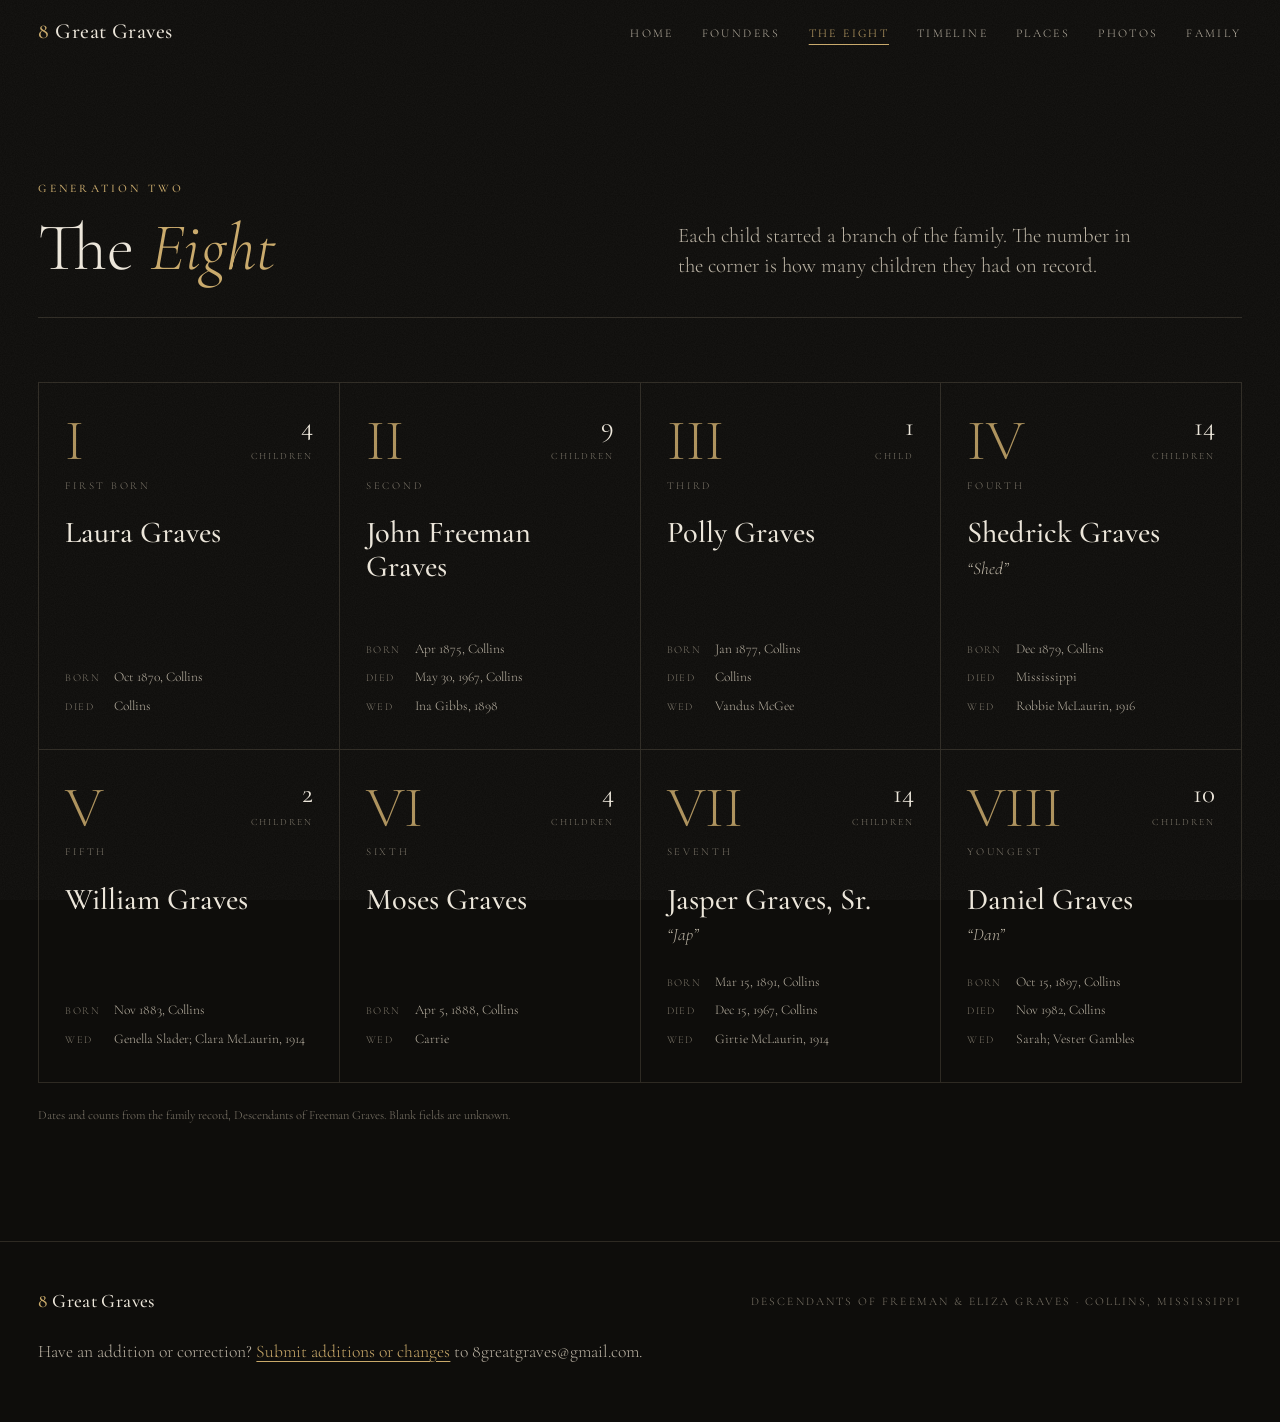
<file: eight.html>
<!doctype html>
<html lang="en">
<head>
<meta charset="utf-8">
<meta name="viewport" content="width=device-width, initial-scale=1, viewport-fit=cover">
<title>8 Great Graves</title>
<meta name="description" content="Meet the eight children of Freeman and Eliza Graves.">
<meta property="og:title" content="The Eight | The 8 Great Graves">
<meta property="og:description" content="Meet the eight children of Freeman and Eliza Graves.">
<meta property="og:url" content="https://8greatgraves.com/eight.html">
<meta property="og:type" content="website">
<link rel="canonical" href="https://8greatgraves.com/eight.html">
<link rel="icon" type="image/svg+xml" href="data:image/svg+xml,%3Csvg xmlns='http://www.w3.org/2000/svg' viewBox='0 0 64 64'%3E%3Ctext x='32' y='54' font-family='Georgia,serif' font-size='60' text-anchor='middle' fill='black'%3E8%3C/text%3E%3C/svg%3E">
<link rel="preconnect" href="https://fonts.googleapis.com">
<link rel="preconnect" href="https://fonts.gstatic.com" crossorigin>
<link href="https://fonts.googleapis.com/css2?family=Cormorant+Garamond:ital,wght@0,300;0,400;0,500;0,600;1,300;1,400&display=swap" rel="stylesheet">
<script>document.documentElement.classList.add("js")</script>
<link rel="stylesheet" href="assets/site.css">
</head><body><a class="skip-link" href="#content">Skip to content</a><nav class="nav" id="nav" aria-label="Main navigation"><div class="wrap"><a href="index.html" class="brand"><b>8</b> Great Graves</a><button type="button" class="menu-btn" id="menuBtn" aria-label="Open menu" aria-controls="menu" aria-expanded="false"><span></span><span></span><span></span></button><ul id="menu"><li><a href="index.html">Home</a></li><li><a href="founders.html">Founders</a></li><li><a href="eight.html" aria-current="page">The Eight</a></li><li><a href="timeline.html">Timeline</a></li><li><a href="places.html">Places</a></li><li><a href="photos.html">Photos</a></li><li><a href="family.html">Family</a></li></ul></div></nav><main id="content" class="page-main"><section id="eight">
  <div class="wrap">
    <div class="sec-head reveal">
      <div><div class="eyebrow">Generation two</div><h1>The <em>Eight</em></h1></div>
      <p>Each child started a branch of the family. The number in the corner is how many children they had on record.</p>
    </div>
    <div class="grid8">

      <article class="card reveal" id="c1">
        <div class="num">I</div><div class="numname">First born</div>
        <div class="kids"><b>4</b><span>Children</span></div>
        <h3>Laura Graves</h3><div class="aka">&nbsp;</div>
        <dl><dt>Born</dt><dd>Oct 1870, Collins</dd><dt>Died</dt><dd>Collins</dd></dl>
      </article>

      <article class="card reveal" id="c2">
        <div class="num">II</div><div class="numname">Second</div>
        <div class="kids"><b>9</b><span>Children</span></div>
        <h3>John Freeman Graves</h3><div class="aka">&nbsp;</div>
        <dl><dt>Born</dt><dd>Apr 1875, Collins</dd><dt>Died</dt><dd>May 30, 1967, Collins</dd><dt>Wed</dt><dd>Ina Gibbs, 1898</dd></dl>
      </article>

      <article class="card reveal" id="c3">
        <div class="num">III</div><div class="numname">Third</div>
        <div class="kids"><b>1</b><span>Child</span></div>
        <h3>Polly Graves</h3><div class="aka">&nbsp;</div>
        <dl><dt>Born</dt><dd>Jan 1877, Collins</dd><dt>Died</dt><dd>Collins</dd><dt>Wed</dt><dd>Vandus McGee</dd></dl>
      </article>

      <article class="card reveal" id="c4">
        <div class="num">IV</div><div class="numname">Fourth</div>
        <div class="kids"><b>14</b><span>Children</span></div>
        <h3>Shedrick Graves</h3><div class="aka">“Shed”</div>
        <dl><dt>Born</dt><dd>Dec 1879, Collins</dd><dt>Died</dt><dd>Mississippi</dd><dt>Wed</dt><dd>Robbie McLaurin, 1916</dd></dl>
      </article>

      <article class="card reveal" id="c5">
        <div class="num">V</div><div class="numname">Fifth</div>
        <div class="kids"><b>2</b><span>Children</span></div>
        <h3>William Graves</h3><div class="aka">&nbsp;</div>
        <dl><dt>Born</dt><dd>Nov 1883, Collins</dd><dt>Wed</dt><dd>Genella Slader; Clara McLaurin, 1914</dd></dl>
      </article>

      <article class="card reveal" id="c6">
        <div class="num">VI</div><div class="numname">Sixth</div>
        <div class="kids"><b>4</b><span>Children</span></div>
        <h3>Moses Graves</h3><div class="aka">&nbsp;</div>
        <dl><dt>Born</dt><dd>Apr 5, 1888, Collins</dd><dt>Wed</dt><dd>Carrie</dd></dl>
      </article>

      <article class="card reveal" id="c7">
        <div class="num">VII</div><div class="numname">Seventh</div>
        <div class="kids"><b>14</b><span>Children</span></div>
        <h3>Jasper Graves, Sr.</h3><div class="aka">“Jap”</div>
        <dl><dt>Born</dt><dd>Mar 15, 1891, Collins</dd><dt>Died</dt><dd>Dec 15, 1967, Collins</dd><dt>Wed</dt><dd>Girtie McLaurin, 1914</dd></dl>
      </article>

      <article class="card reveal" id="c8">
        <div class="num">VIII</div><div class="numname">Youngest</div>
        <div class="kids"><b>10</b><span>Children</span></div>
        <h3>Daniel Graves</h3><div class="aka">“Dan”</div>
        <dl><dt>Born</dt><dd>Oct 15, 1897, Collins</dd><dt>Died</dt><dd>Nov 1982, Collins</dd><dt>Wed</dt><dd>Sarah; Vester Gambles</dd></dl>
      </article>

    </div>
    <p class="src">Dates and counts from the family record, Descendants of Freeman Graves. Blank fields are unknown.</p>
  </div>
</section></main><footer>
  <div class="wrap">
    <a href="index.html" class="brand"><b>8</b> Great Graves</a>
    <small>Descendants of Freeman &amp; Eliza Graves · Collins, Mississippi</small>
    <p class="family-contact">Have an addition or correction? <a href="mailto:8greatgraves@gmail.com?subject=8%20Great%20Graves%20%E2%80%94%20Addition%20or%20Correction">Submit additions or changes</a> to 8greatgraves@gmail.com.</p>
  </div>
</footer><script src="assets/site.js"></script></body></html>
</file>
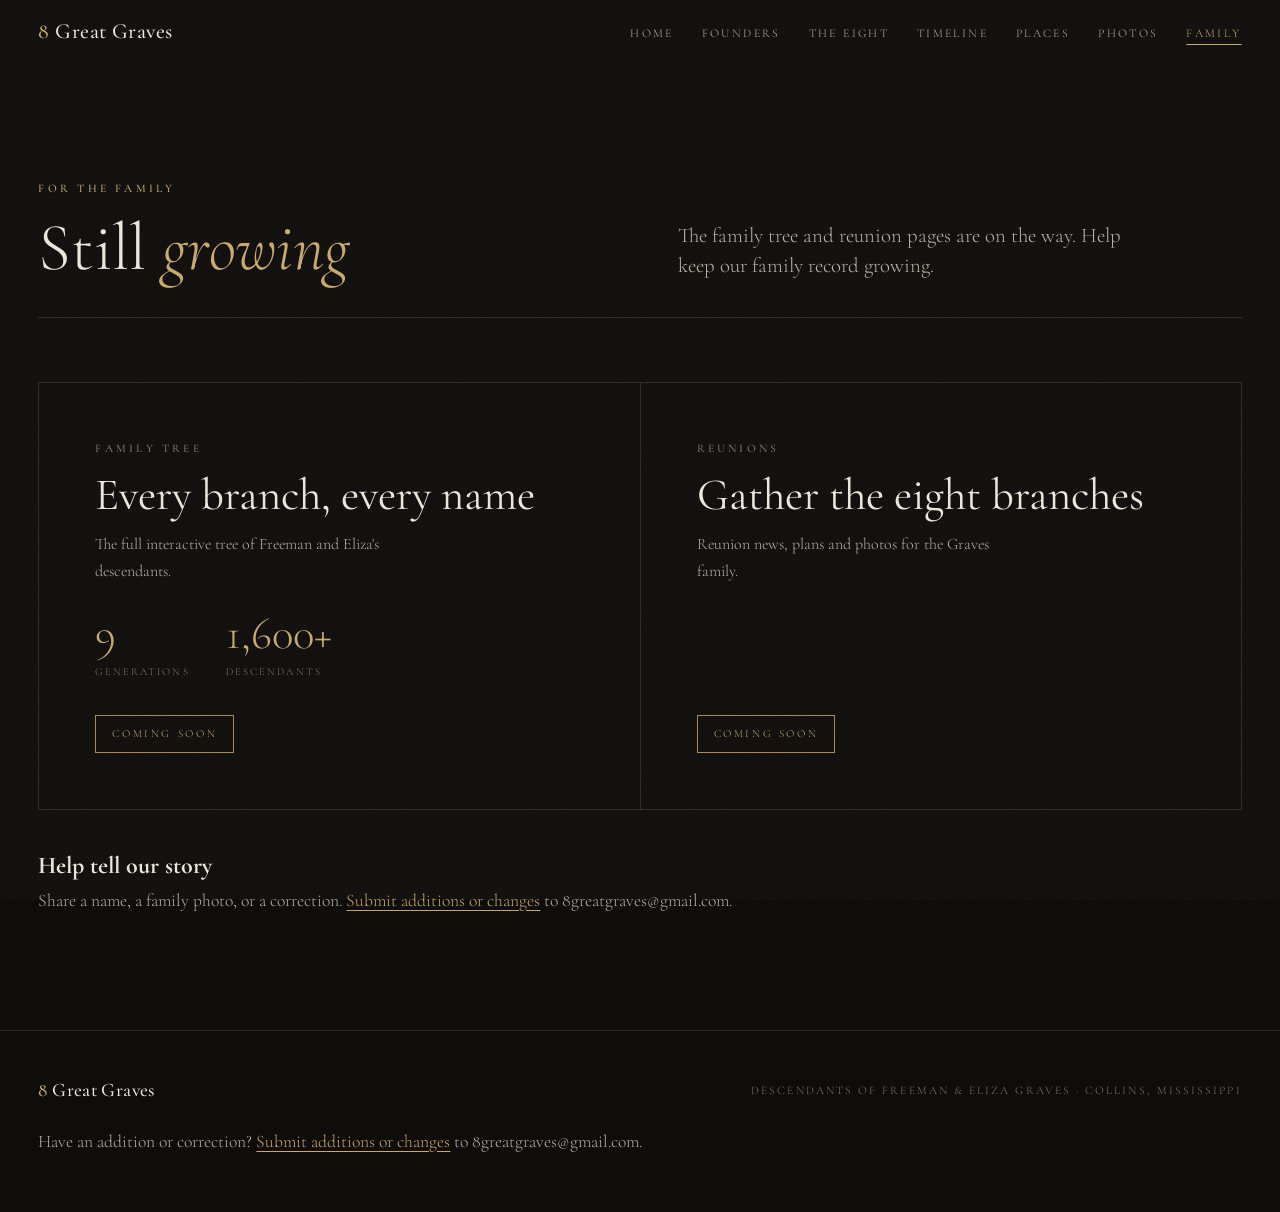
<file: family.html>
<!doctype html>
<html lang="en">
<head>
<meta charset="utf-8">
<meta name="viewport" content="width=device-width, initial-scale=1, viewport-fit=cover">
<title>8 Great Graves</title>
<meta name="description" content="Family resources and a place to submit additions and corrections.">
<meta property="og:title" content="Family | The 8 Great Graves">
<meta property="og:description" content="Family resources and a place to submit additions and corrections.">
<meta property="og:url" content="https://8greatgraves.com/family.html">
<meta property="og:type" content="website">
<link rel="canonical" href="https://8greatgraves.com/family.html">
<link rel="icon" type="image/svg+xml" href="data:image/svg+xml,%3Csvg xmlns='http://www.w3.org/2000/svg' viewBox='0 0 64 64'%3E%3Ctext x='32' y='54' font-family='Georgia,serif' font-size='60' text-anchor='middle' fill='black'%3E8%3C/text%3E%3C/svg%3E">
<link rel="preconnect" href="https://fonts.googleapis.com">
<link rel="preconnect" href="https://fonts.gstatic.com" crossorigin>
<link href="https://fonts.googleapis.com/css2?family=Cormorant+Garamond:ital,wght@0,300;0,400;0,500;0,600;1,300;1,400&display=swap" rel="stylesheet">
<script>document.documentElement.classList.add("js")</script>
<link rel="stylesheet" href="assets/site.css">
</head><body><a class="skip-link" href="#content">Skip to content</a><nav class="nav" id="nav" aria-label="Main navigation"><div class="wrap"><a href="index.html" class="brand"><b>8</b> Great Graves</a><button type="button" class="menu-btn" id="menuBtn" aria-label="Open menu" aria-controls="menu" aria-expanded="false"><span></span><span></span><span></span></button><ul id="menu"><li><a href="index.html">Home</a></li><li><a href="founders.html">Founders</a></li><li><a href="eight.html">The Eight</a></li><li><a href="timeline.html">Timeline</a></li><li><a href="places.html">Places</a></li><li><a href="photos.html">Photos</a></li><li><a href="family.html" aria-current="page">Family</a></li></ul></div></nav><main id="content" class="page-main"><section class="next" id="next">
  <div class="wrap">
    <div class="sec-head reveal">
      <div><div class="eyebrow">For the family</div><h1>Still <em>growing</em></h1></div>
      <p>The family tree and reunion pages are on the way. Help keep our family record growing.</p>
    </div>
    <div class="tiles reveal">
      <div class="tile">
        <div class="eyebrow">Family tree</div>
        <h3>Every branch, every name</h3>
        <p>The full interactive tree of Freeman and Eliza's descendants.</p>
        <div class="stat"><div><b>9</b><span>Generations</span></div><div><b>1,600+</b><span>Descendants</span></div></div>
        <span class="pill">Coming soon</span>
      </div>
      <div class="tile">
        <div class="eyebrow">Reunions</div>
        <h3>Gather the eight branches</h3>
        <p>Reunion news, plans and photos for the Graves family.</p>
        <span class="pill">Coming soon</span>
      </div>
    </div>
  </div>
<div class="wrap" style="margin-top:36px"><h2>Help tell our story</h2><p class="family-contact">Share a name, a family photo, or a correction. <a href="mailto:8greatgraves@gmail.com?subject=8%20Great%20Graves%20%E2%80%94%20Addition%20or%20Correction">Submit additions or changes</a> to 8greatgraves@gmail.com.</p></div></section></main><footer>
  <div class="wrap">
    <a href="index.html" class="brand"><b>8</b> Great Graves</a>
    <small>Descendants of Freeman &amp; Eliza Graves · Collins, Mississippi</small>
    <p class="family-contact">Have an addition or correction? <a href="mailto:8greatgraves@gmail.com?subject=8%20Great%20Graves%20%E2%80%94%20Addition%20or%20Correction">Submit additions or changes</a> to 8greatgraves@gmail.com.</p>
  </div>
</footer><script src="assets/site.js"></script></body></html>
</file>
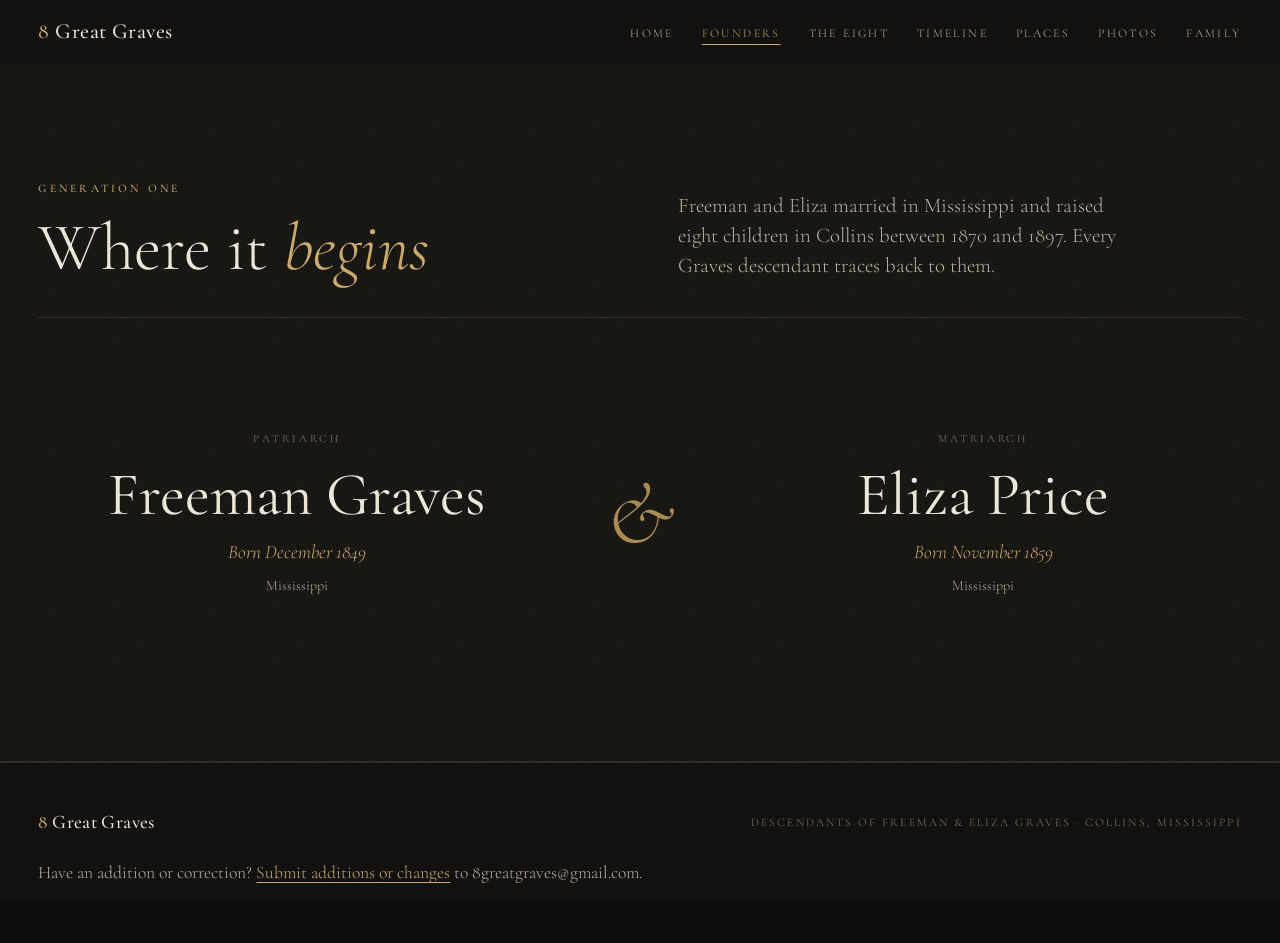
<file: founders.html>
<!doctype html>
<html lang="en">
<head>
<meta charset="utf-8">
<meta name="viewport" content="width=device-width, initial-scale=1, viewport-fit=cover">
<title>8 Great Graves</title>
<meta name="description" content="Freeman Graves and Eliza Price: where the family begins.">
<meta property="og:title" content="Founders | The 8 Great Graves">
<meta property="og:description" content="Freeman Graves and Eliza Price: where the family begins.">
<meta property="og:url" content="https://8greatgraves.com/founders.html">
<meta property="og:type" content="website">
<link rel="canonical" href="https://8greatgraves.com/founders.html">
<link rel="icon" type="image/svg+xml" href="data:image/svg+xml,%3Csvg xmlns='http://www.w3.org/2000/svg' viewBox='0 0 64 64'%3E%3Ctext x='32' y='54' font-family='Georgia,serif' font-size='60' text-anchor='middle' fill='black'%3E8%3C/text%3E%3C/svg%3E">
<link rel="preconnect" href="https://fonts.googleapis.com">
<link rel="preconnect" href="https://fonts.gstatic.com" crossorigin>
<link href="https://fonts.googleapis.com/css2?family=Cormorant+Garamond:ital,wght@0,300;0,400;0,500;0,600;1,300;1,400&display=swap" rel="stylesheet">
<script>document.documentElement.classList.add("js")</script>
<link rel="stylesheet" href="assets/site.css">
</head><body><a class="skip-link" href="#content">Skip to content</a><nav class="nav" id="nav" aria-label="Main navigation"><div class="wrap"><a href="index.html" class="brand"><b>8</b> Great Graves</a><button type="button" class="menu-btn" id="menuBtn" aria-label="Open menu" aria-controls="menu" aria-expanded="false"><span></span><span></span><span></span></button><ul id="menu"><li><a href="index.html">Home</a></li><li><a href="founders.html" aria-current="page">Founders</a></li><li><a href="eight.html">The Eight</a></li><li><a href="timeline.html">Timeline</a></li><li><a href="places.html">Places</a></li><li><a href="photos.html">Photos</a></li><li><a href="family.html">Family</a></li></ul></div></nav><main id="content" class="page-main"><section class="founders" id="founders">
  <div class="wrap">
    <div class="sec-head reveal">
      <div><div class="eyebrow">Generation one</div><h1>Where it <em>begins</em></h1></div>
      <p>Freeman and Eliza married in Mississippi and raised eight children in Collins between 1870 and 1897. Every Graves descendant traces back to them.</p>
    </div>
    <div class="pair reveal">
      <div class="person">
        <div class="role">Patriarch</div>
        <h3>Freeman Graves</h3>
        <div class="dates">Born December 1849</div>
        <div class="place">Mississippi</div>
      </div>
      <div class="amp" aria-hidden="true">&amp;</div>
      <div class="person">
        <div class="role">Matriarch</div>
        <h3>Eliza Price</h3>
        <div class="dates">Born November 1859</div>
        <div class="place">Mississippi</div>
      </div>
    </div>
  </div>
</section></main><footer>
  <div class="wrap">
    <a href="index.html" class="brand"><b>8</b> Great Graves</a>
    <small>Descendants of Freeman &amp; Eliza Graves · Collins, Mississippi</small>
    <p class="family-contact">Have an addition or correction? <a href="mailto:8greatgraves@gmail.com?subject=8%20Great%20Graves%20%E2%80%94%20Addition%20or%20Correction">Submit additions or changes</a> to 8greatgraves@gmail.com.</p>
  </div>
</footer><script src="assets/site.js"></script></body></html>
</file>
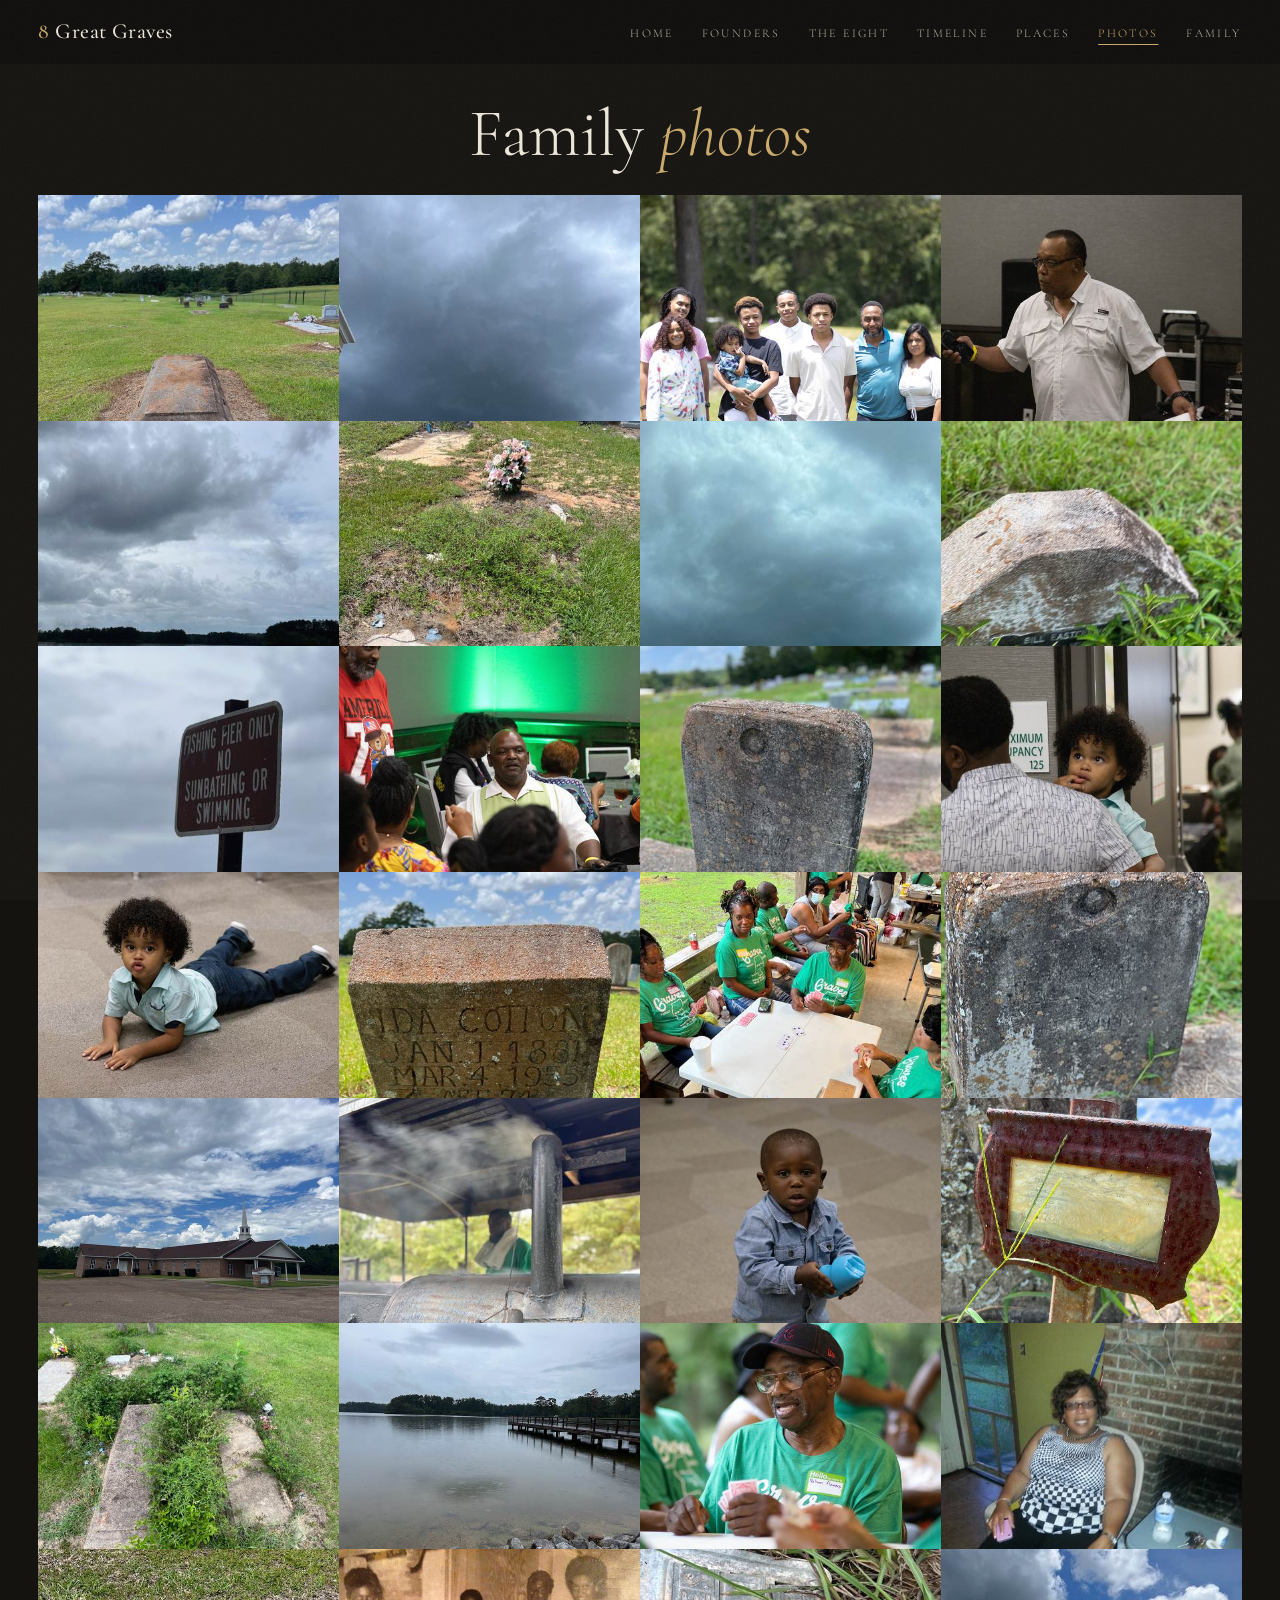
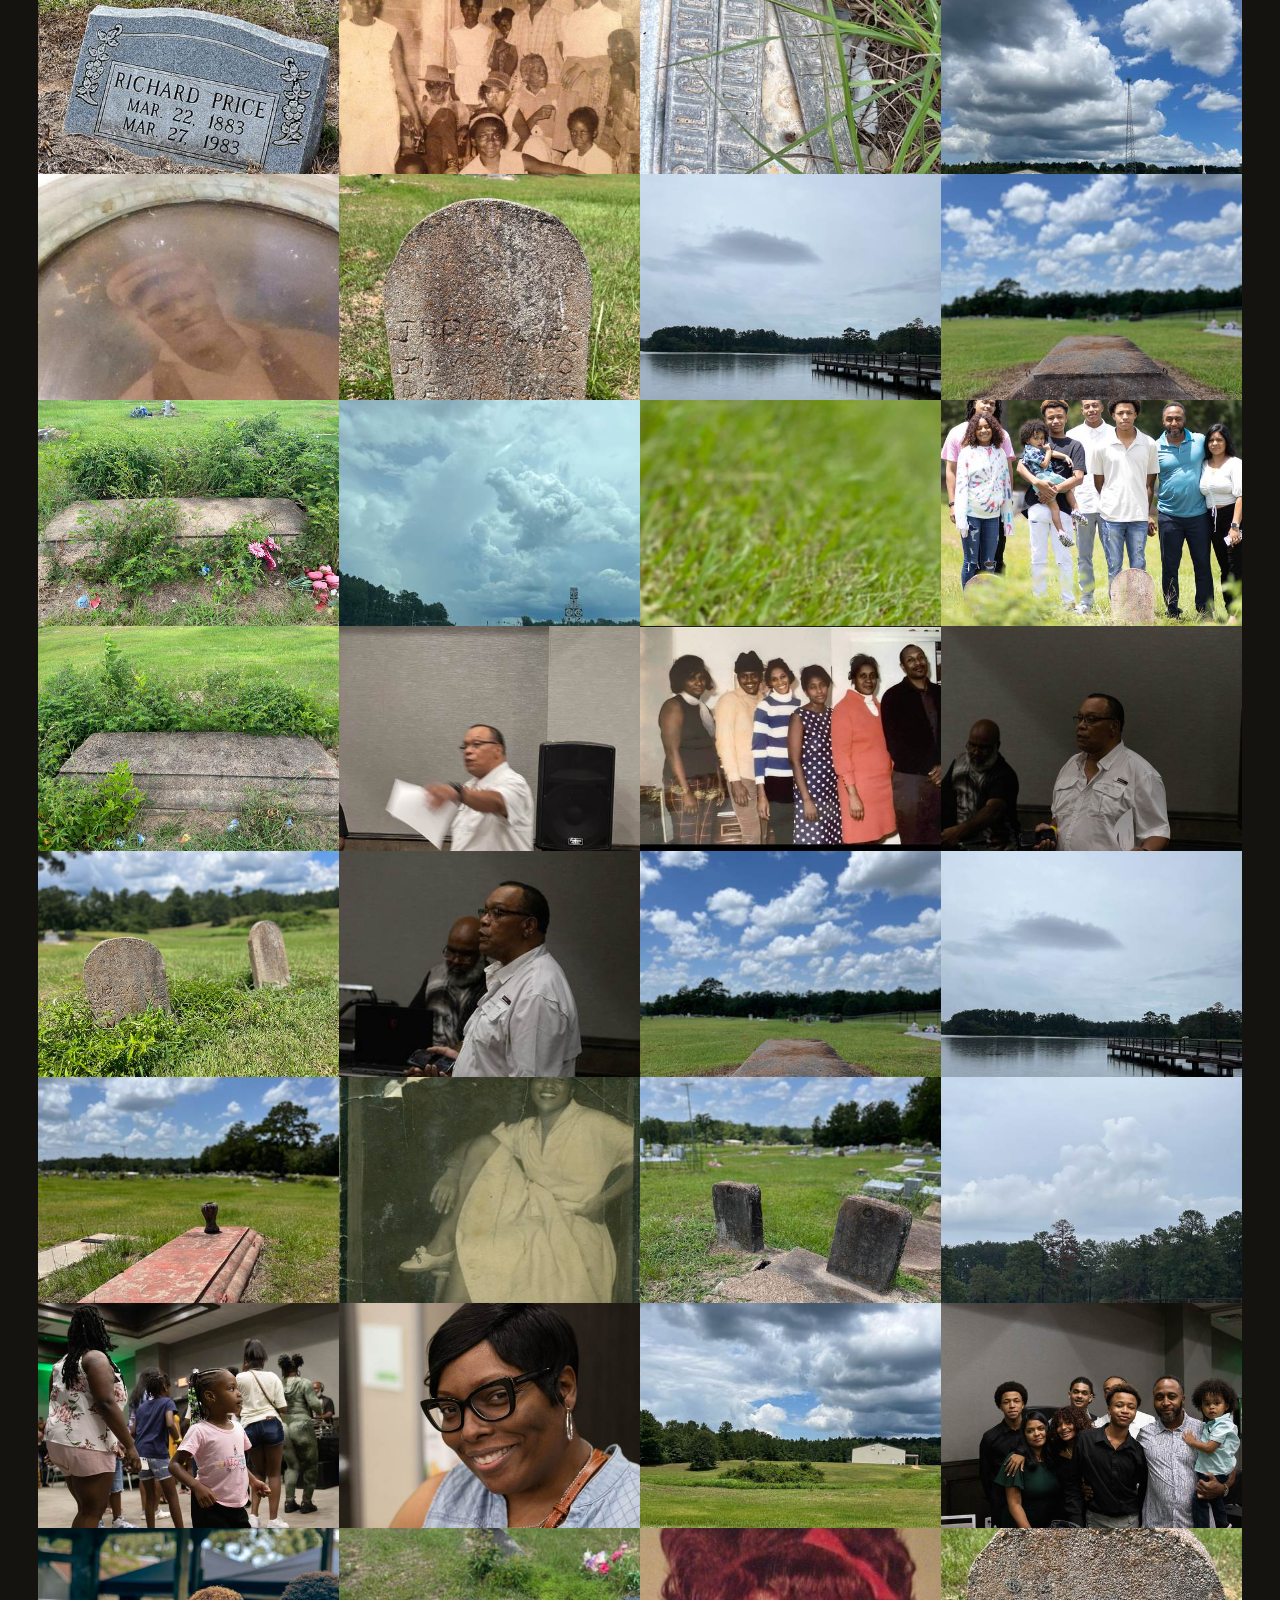
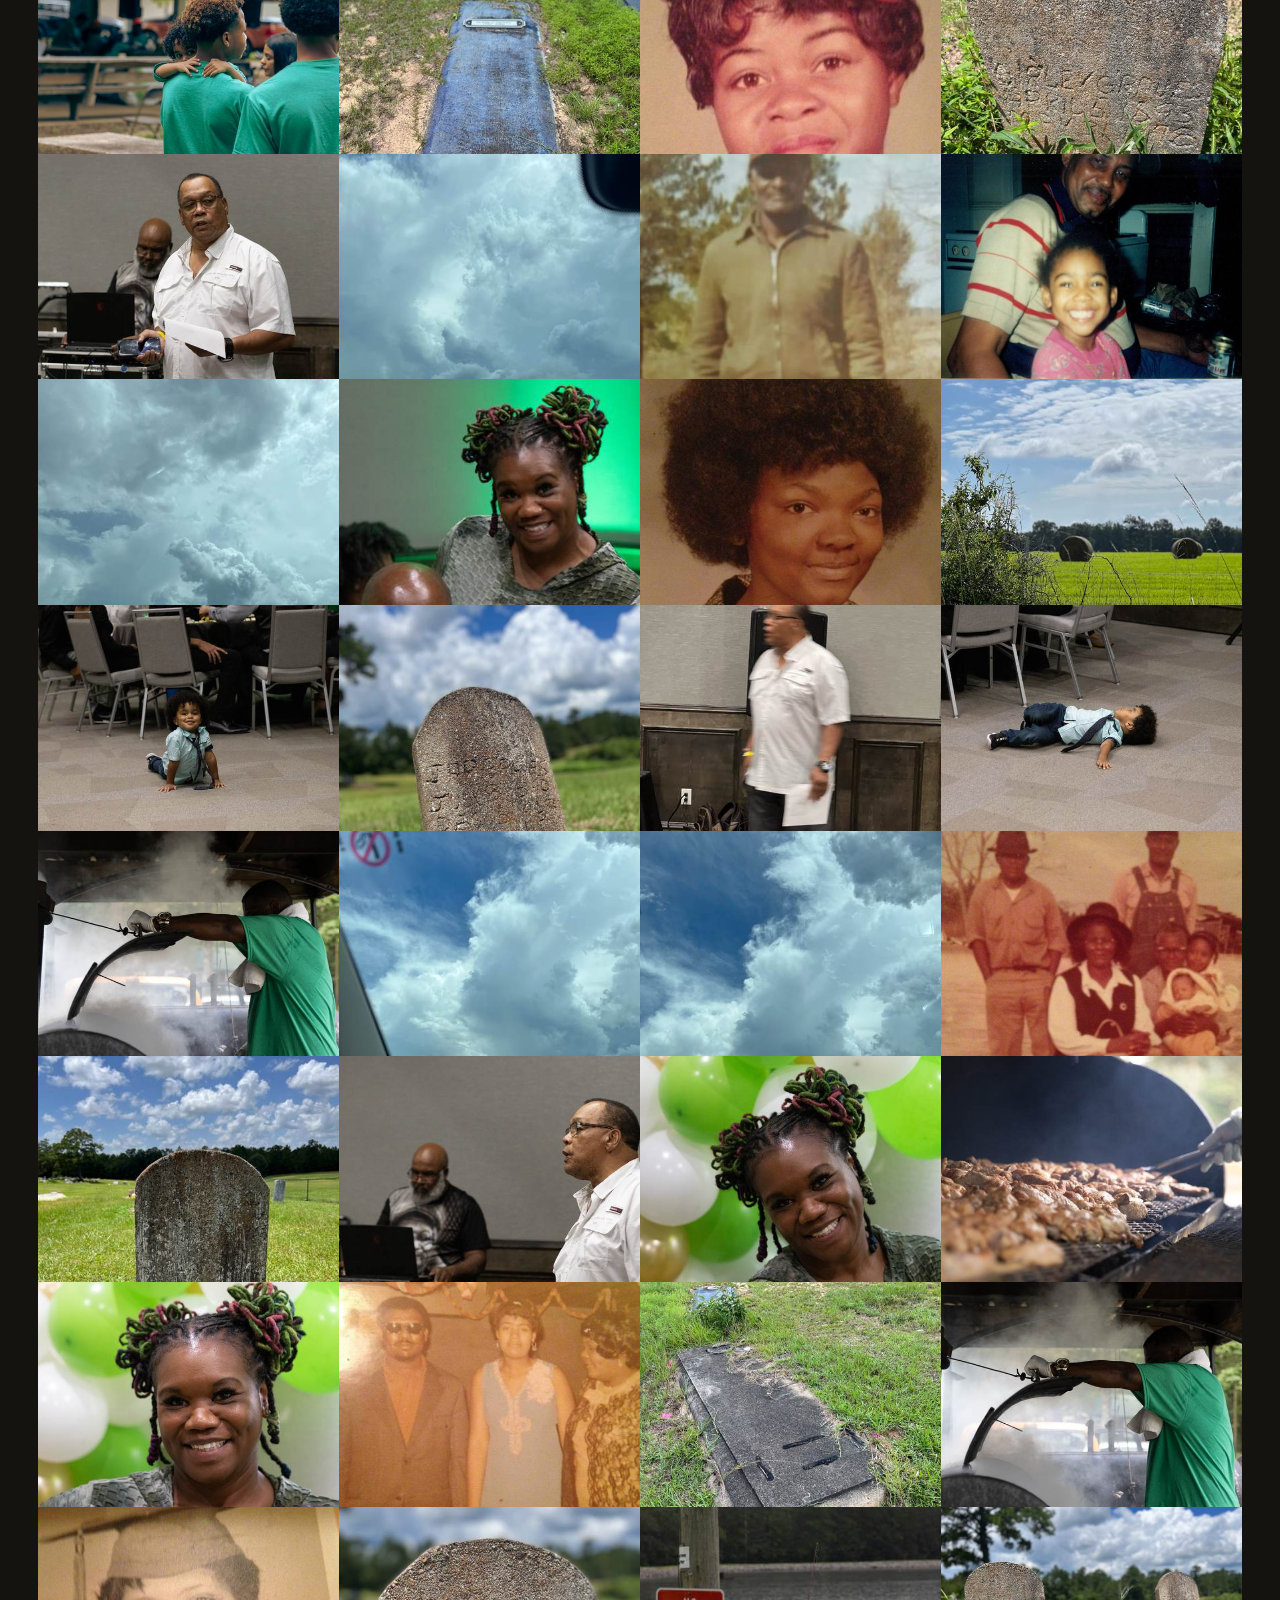
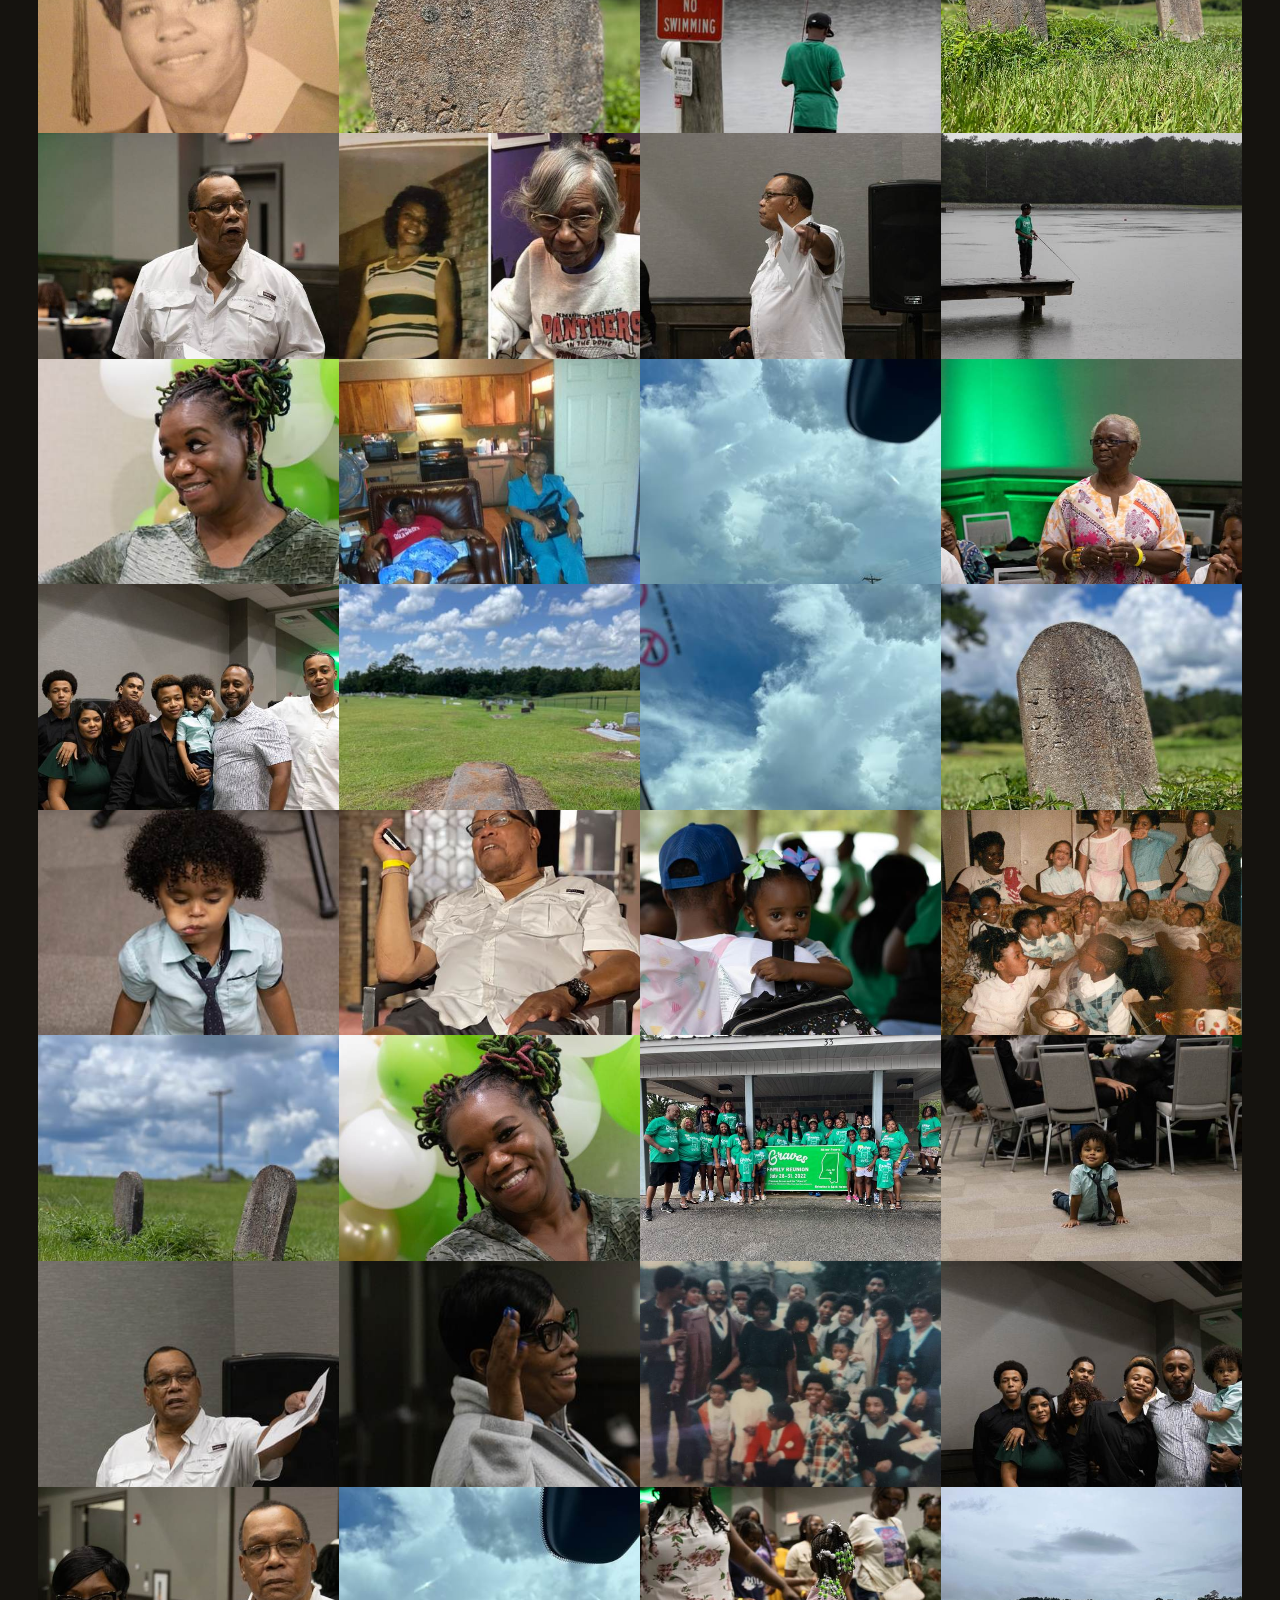
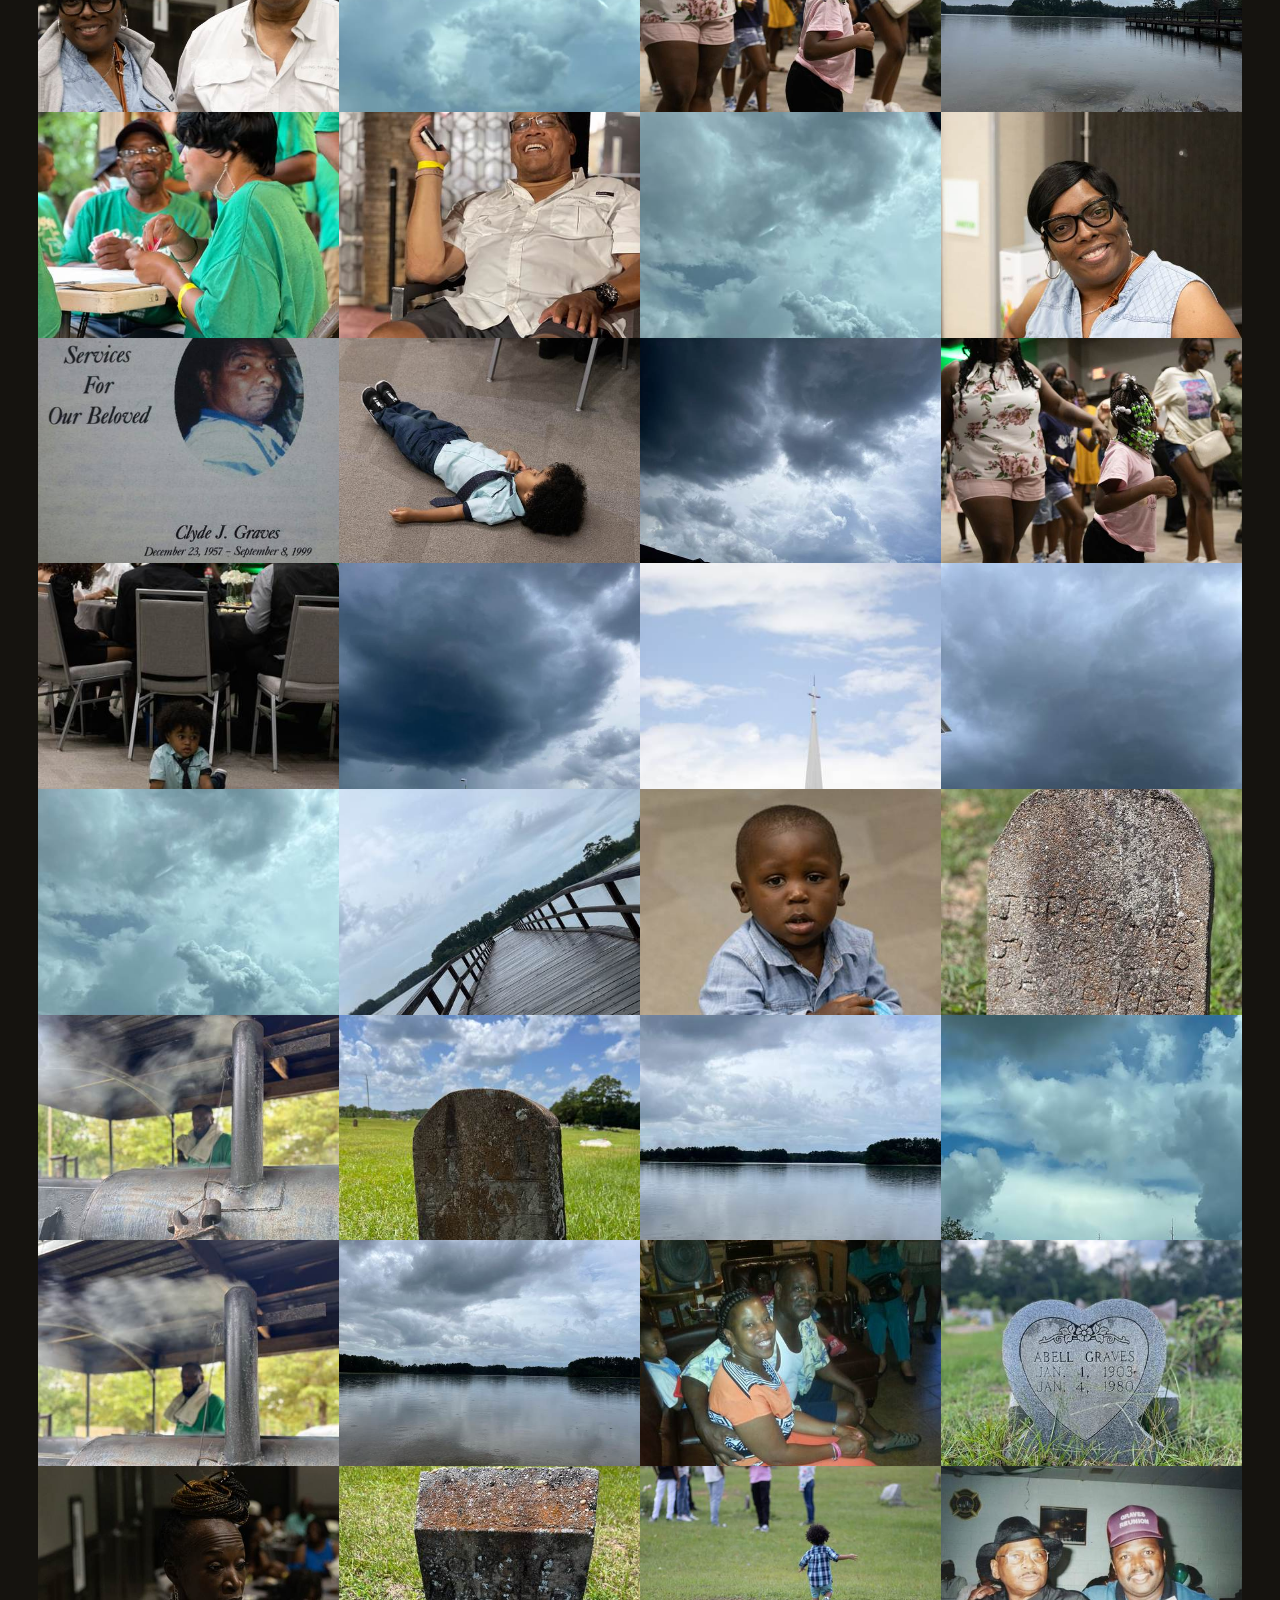
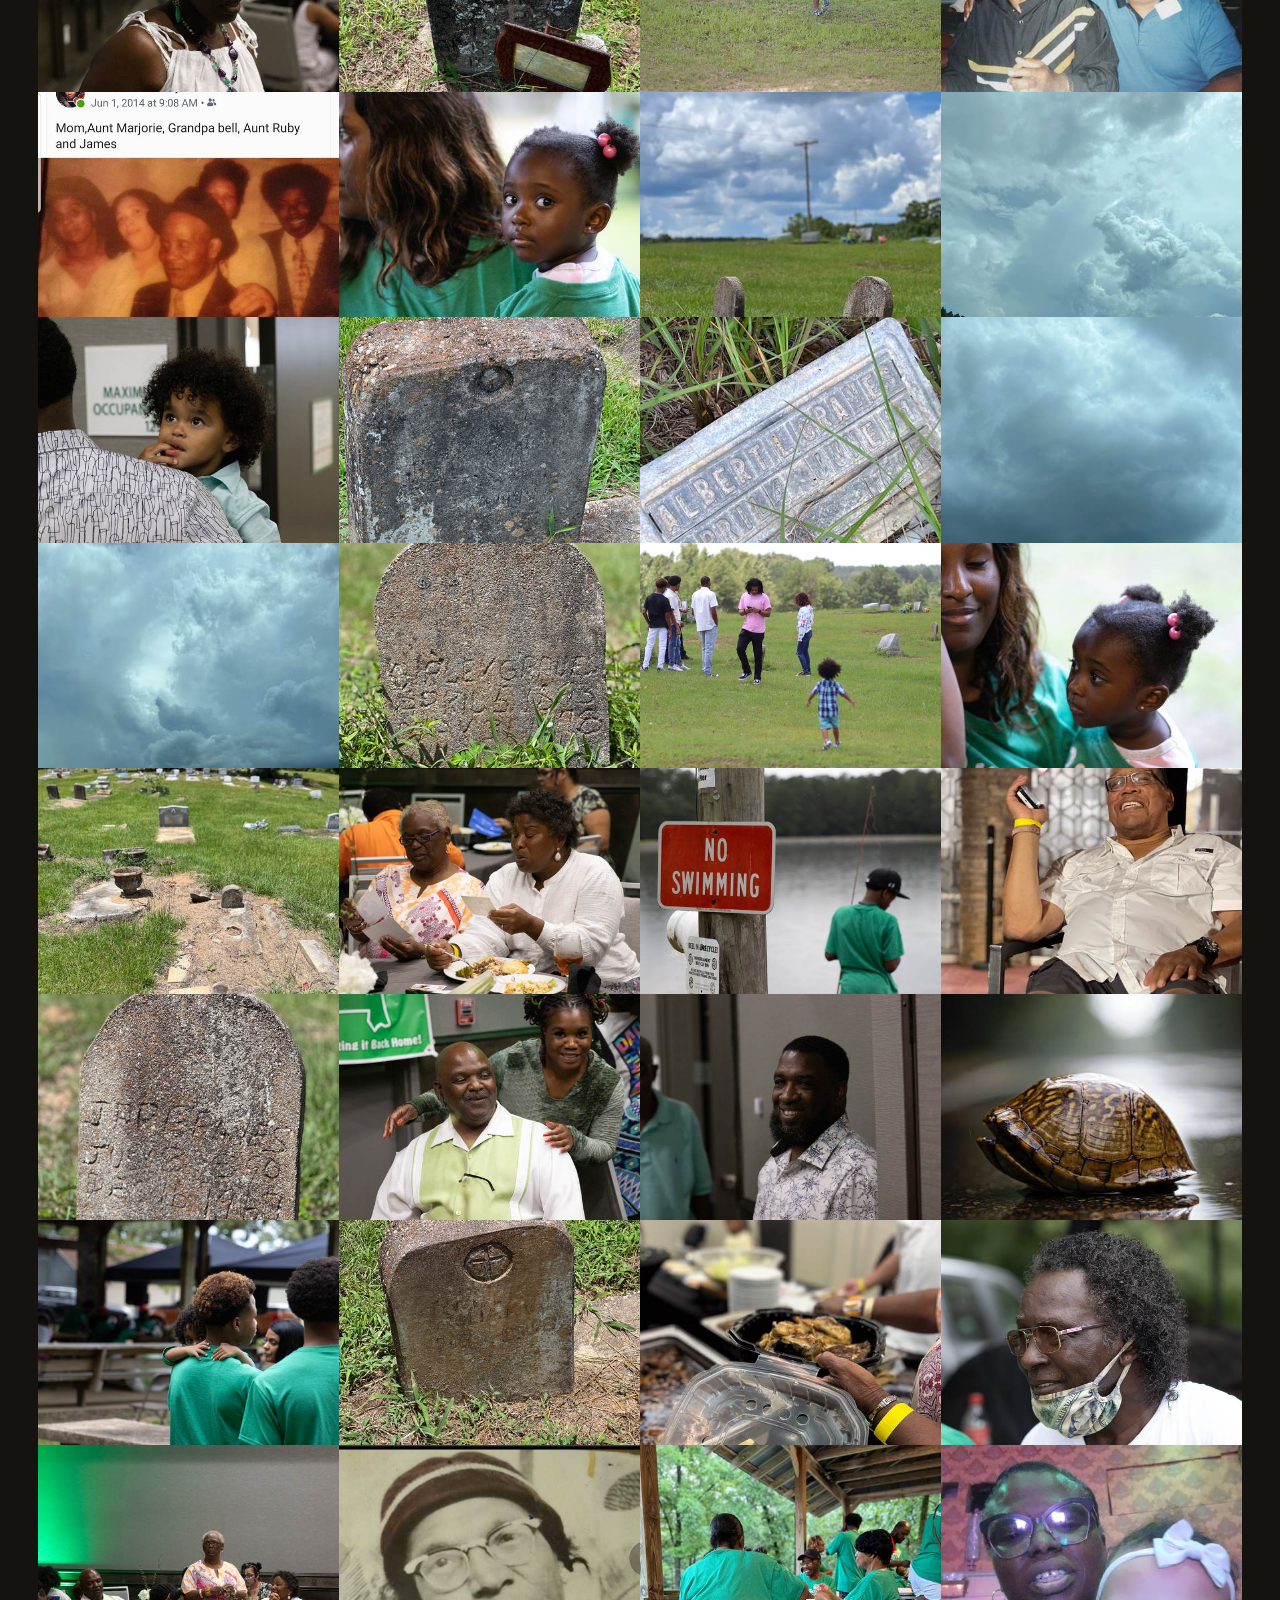
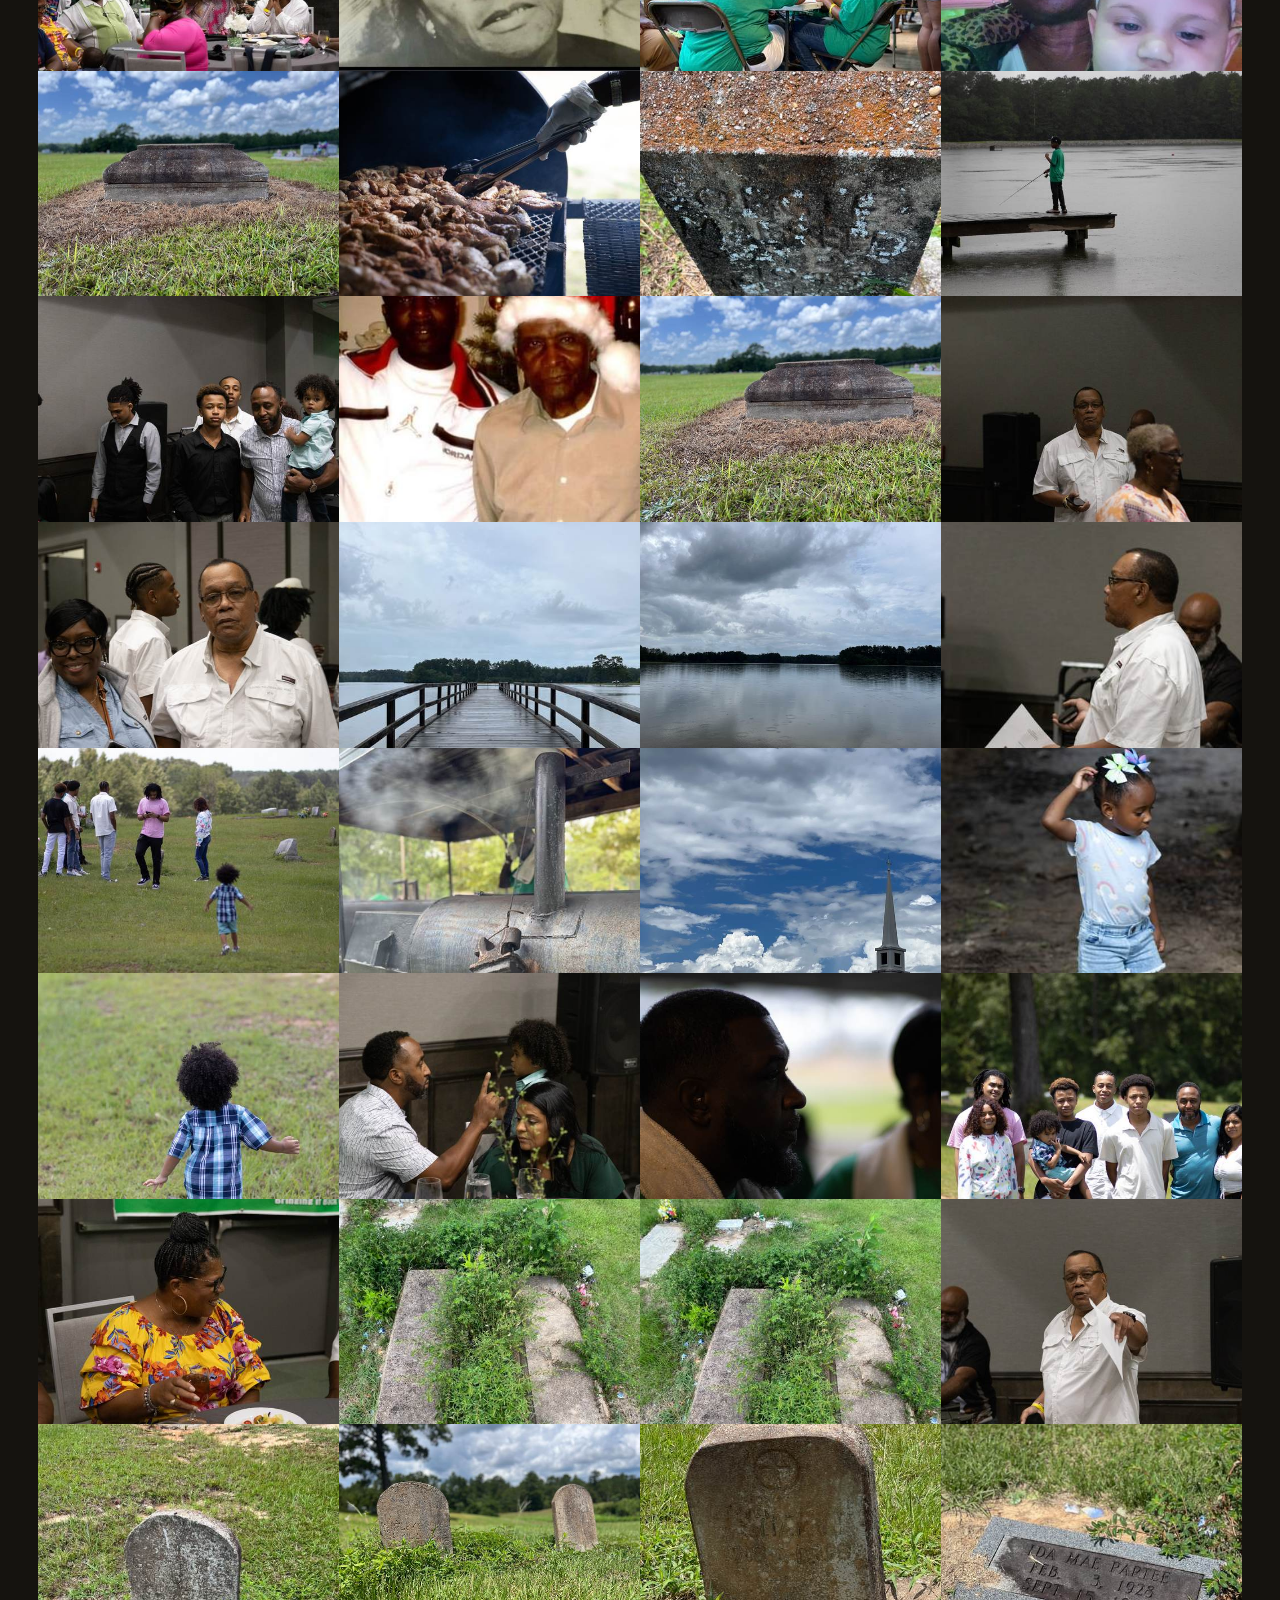
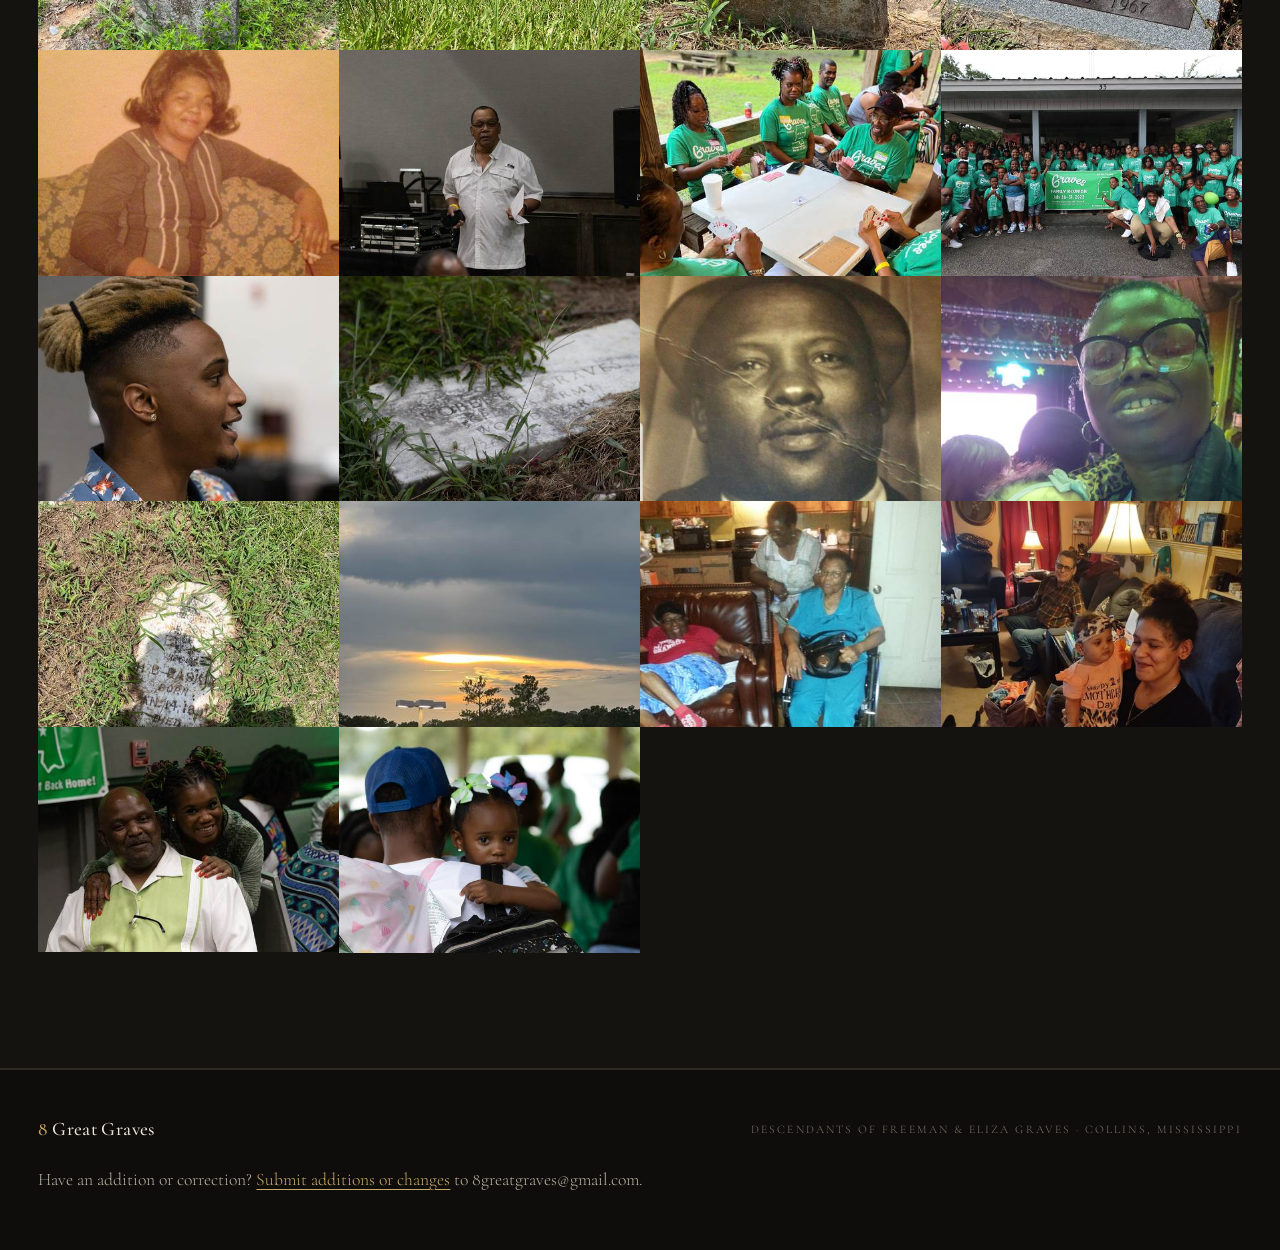
<file: photos.html>
<!doctype html>
<html lang="en">
<head>
<meta charset="utf-8">
<meta name="viewport" content="width=device-width, initial-scale=1, viewport-fit=cover">
<title>8 Great Graves</title>
<meta name="description" content="Browse reunion photographs and family portraits.">
<meta property="og:title" content="Photos | The 8 Great Graves">
<meta property="og:description" content="Browse reunion photographs and family portraits.">
<meta property="og:url" content="https://8greatgraves.com/photos.html">
<meta property="og:type" content="website">
<link rel="canonical" href="https://8greatgraves.com/photos.html">
<link rel="icon" type="image/svg+xml" href="data:image/svg+xml,%3Csvg xmlns='http://www.w3.org/2000/svg' viewBox='0 0 64 64'%3E%3Ctext x='32' y='54' font-family='Georgia,serif' font-size='60' text-anchor='middle' fill='black'%3E8%3C/text%3E%3C/svg%3E">
<link rel="preconnect" href="https://fonts.googleapis.com">
<link rel="preconnect" href="https://fonts.gstatic.com" crossorigin>
<link href="https://fonts.googleapis.com/css2?family=Cormorant+Garamond:ital,wght@0,300;0,400;0,500;0,600;1,300;1,400&display=swap" rel="stylesheet">
<script>document.documentElement.classList.add("js")</script>
<link rel="stylesheet" href="assets/site.css?v=single-scroll-2">
</head><body class="photos-page"><a class="skip-link" href="#content">Skip to content</a><nav class="nav" id="nav" aria-label="Main navigation"><div class="wrap"><a href="index.html" class="brand"><b>8</b> Great Graves</a><button type="button" class="menu-btn" id="menuBtn" aria-label="Open menu" aria-controls="menu" aria-expanded="false"><span></span><span></span><span></span></button><ul id="menu"><li><a href="index.html">Home</a></li><li><a href="founders.html">Founders</a></li><li><a href="eight.html">The Eight</a></li><li><a href="timeline.html">Timeline</a></li><li><a href="places.html">Places</a></li><li><a href="photos.html" aria-current="page">Photos</a></li><li><a href="family.html">Family</a></li></ul></div></nav><main id="content" class="page-main"><section class="photos" id="photos">
  <div class="wrap">
    <div class="sec-head reveal"><h1 id="photos-title">Family <em>photos</em></h1></div>
    <div id="album" aria-labelledby="photos-title"></div>
  </div>
</section></main><div class="lb" id="lb" role="dialog" aria-modal="true" aria-label="Photo viewer">
  <div class="bar"><span id="lbCount"></span><button type="button" id="lbClose" aria-label="Close">&times;</button></div>
  <button type="button" class="prev" id="lbPrev" aria-label="Previous photo">&lsaquo;</button>
  <figure><img id="lbImg" alt=""><figcaption id="lbCap"></figcaption></figure>
  <button type="button" class="next" id="lbNext" aria-label="Next photo">&rsaquo;</button>
</div>

<footer>
  <div class="wrap">
    <a href="index.html" class="brand"><b>8</b> Great Graves</a>
    <small>Descendants of Freeman &amp; Eliza Graves · Collins, Mississippi</small>
    <p class="family-contact">Have an addition or correction? <a href="mailto:8greatgraves@gmail.com?subject=8%20Great%20Graves%20%E2%80%94%20Addition%20or%20Correction">Submit additions or changes</a> to 8greatgraves@gmail.com.</p>
  </div>
</footer><script src="photos/photos.js?v=single-scroll-2"></script><script src="assets/gallery.js?v=single-scroll-2"></script><script src="assets/site.js"></script></body></html>
</file>
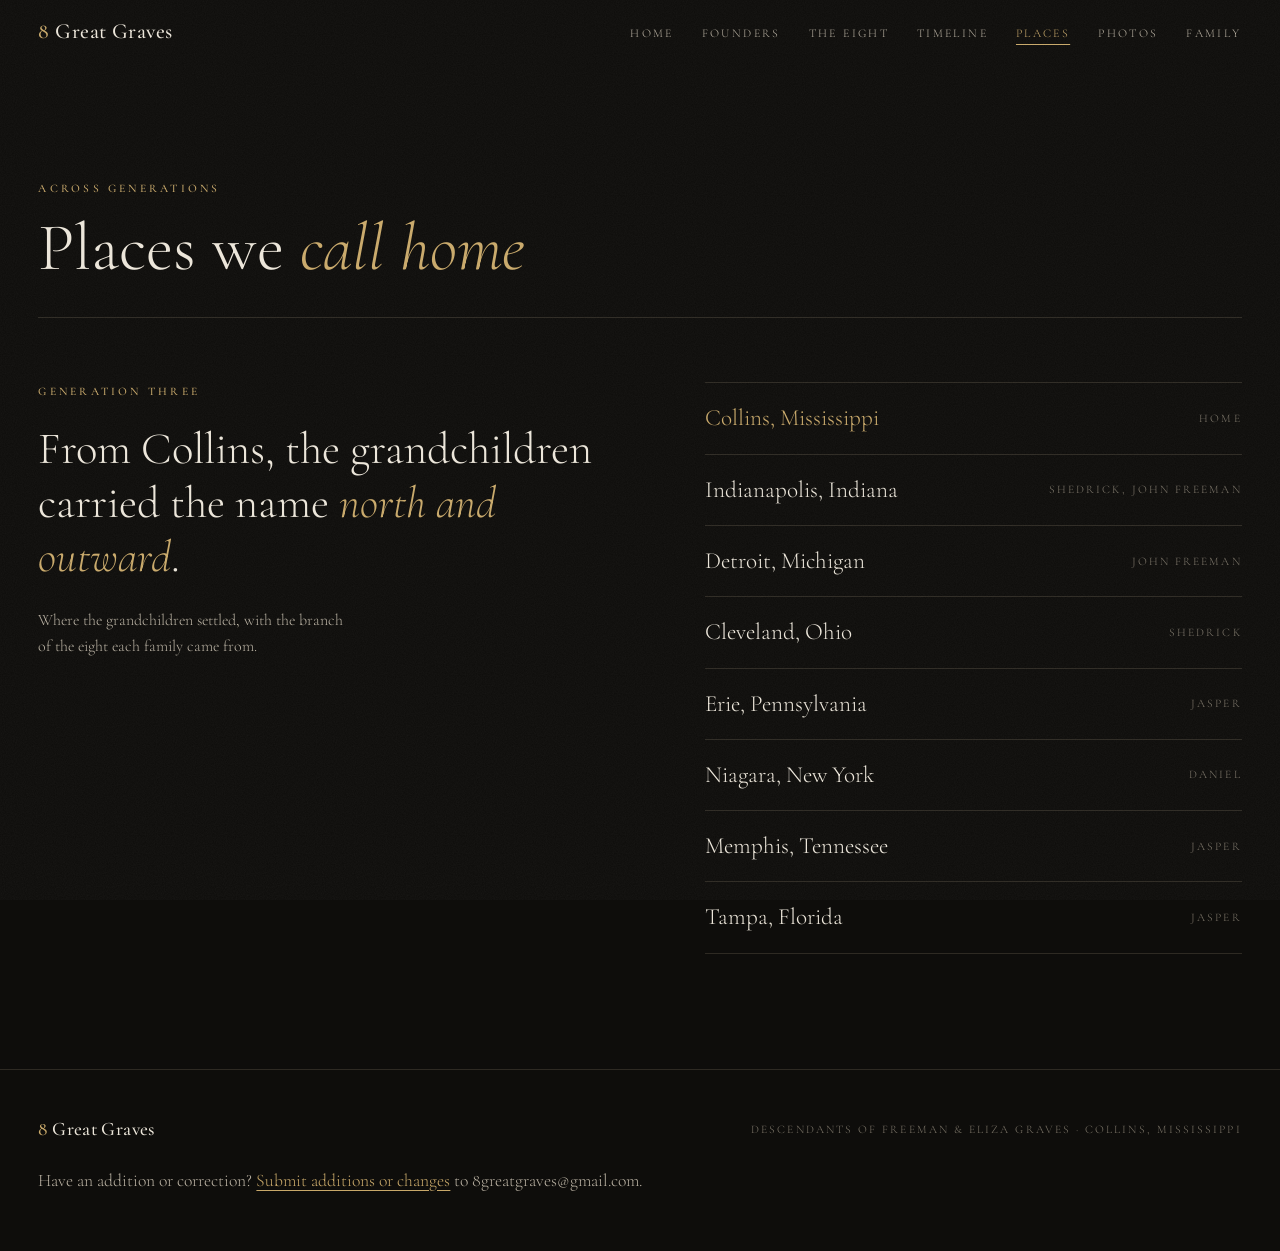
<file: places.html>
<!doctype html>
<html lang="en">
<head>
<meta charset="utf-8">
<meta name="viewport" content="width=device-width, initial-scale=1, viewport-fit=cover">
<title>8 Great Graves</title>
<meta name="description" content="From Collins, Mississippi, to the places the family calls home.">
<meta property="og:title" content="Places | The 8 Great Graves">
<meta property="og:description" content="From Collins, Mississippi, to the places the family calls home.">
<meta property="og:url" content="https://8greatgraves.com/places.html">
<meta property="og:type" content="website">
<link rel="canonical" href="https://8greatgraves.com/places.html">
<link rel="icon" type="image/svg+xml" href="data:image/svg+xml,%3Csvg xmlns='http://www.w3.org/2000/svg' viewBox='0 0 64 64'%3E%3Ctext x='32' y='54' font-family='Georgia,serif' font-size='60' text-anchor='middle' fill='black'%3E8%3C/text%3E%3C/svg%3E">
<link rel="preconnect" href="https://fonts.googleapis.com">
<link rel="preconnect" href="https://fonts.gstatic.com" crossorigin>
<link href="https://fonts.googleapis.com/css2?family=Cormorant+Garamond:ital,wght@0,300;0,400;0,500;0,600;1,300;1,400&display=swap" rel="stylesheet">
<script>document.documentElement.classList.add("js")</script>
<link rel="stylesheet" href="assets/site.css">
</head><body><a class="skip-link" href="#content">Skip to content</a><nav class="nav" id="nav" aria-label="Main navigation"><div class="wrap"><a href="index.html" class="brand"><b>8</b> Great Graves</a><button type="button" class="menu-btn" id="menuBtn" aria-label="Open menu" aria-controls="menu" aria-expanded="false"><span></span><span></span><span></span></button><ul id="menu"><li><a href="index.html">Home</a></li><li><a href="founders.html">Founders</a></li><li><a href="eight.html">The Eight</a></li><li><a href="timeline.html">Timeline</a></li><li><a href="places.html" aria-current="page">Places</a></li><li><a href="photos.html">Photos</a></li><li><a href="family.html">Family</a></li></ul></div></nav><main id="content" class="page-main"><section class="places" id="places">
  <div class="wrap">
    <div class="sec-head"><div><div class="eyebrow">Across generations</div><h1>Places we <em>call home</em></h1></div></div><div class="cols">
      <div class="lead reveal">
        <div class="eyebrow">Generation three</div>
        <blockquote style="margin-top:22px">From Collins, the grandchildren carried the name <em>north and outward</em>.</blockquote>
        <p>Where the grandchildren settled, with the branch of the eight each family came from.</p>
      </div>
      <ul class="cities reveal">
        <li class="home">Collins, Mississippi <span>Home</span></li>
        <li>Indianapolis, Indiana <span>Shedrick, John Freeman</span></li>
        <li>Detroit, Michigan <span>John Freeman</span></li>
        <li>Cleveland, Ohio <span>Shedrick</span></li>
        <li>Erie, Pennsylvania <span>Jasper</span></li>
        <li>Niagara, New York <span>Daniel</span></li>
        <li>Memphis, Tennessee <span>Jasper</span></li>
        <li>Tampa, Florida <span>Jasper</span></li>
      </ul>
    </div>
  </div>
</section></main><footer>
  <div class="wrap">
    <a href="index.html" class="brand"><b>8</b> Great Graves</a>
    <small>Descendants of Freeman &amp; Eliza Graves · Collins, Mississippi</small>
    <p class="family-contact">Have an addition or correction? <a href="mailto:8greatgraves@gmail.com?subject=8%20Great%20Graves%20%E2%80%94%20Addition%20or%20Correction">Submit additions or changes</a> to 8greatgraves@gmail.com.</p>
  </div>
</footer><script src="assets/site.js"></script></body></html>
</file>
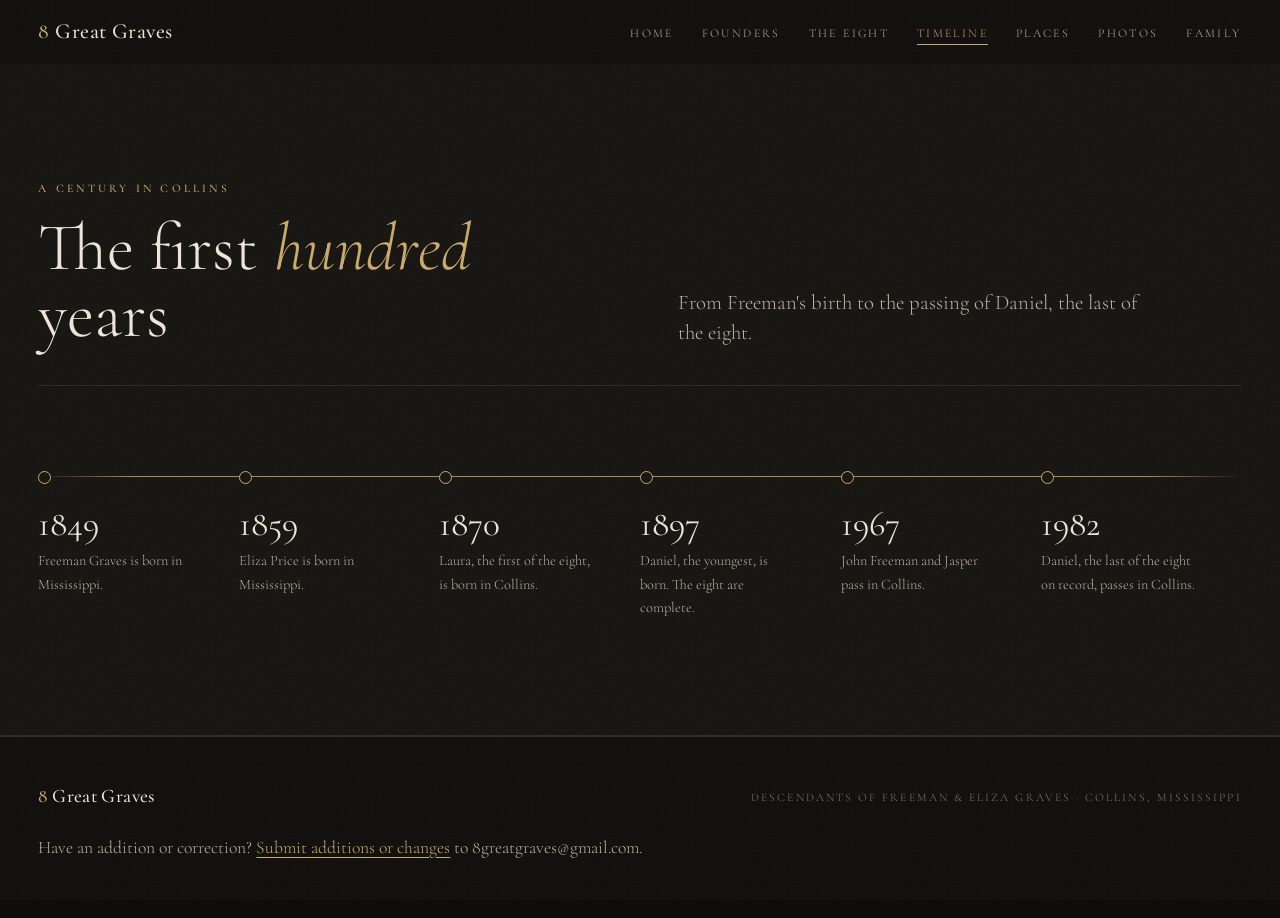
<file: timeline.html>
<!doctype html>
<html lang="en">
<head>
<meta charset="utf-8">
<meta name="viewport" content="width=device-width, initial-scale=1, viewport-fit=cover">
<title>8 Great Graves</title>
<meta name="description" content="Key dates in the Graves family history.">
<meta property="og:title" content="Timeline | The 8 Great Graves">
<meta property="og:description" content="Key dates in the Graves family history.">
<meta property="og:url" content="https://8greatgraves.com/timeline.html">
<meta property="og:type" content="website">
<link rel="canonical" href="https://8greatgraves.com/timeline.html">
<link rel="icon" type="image/svg+xml" href="data:image/svg+xml,%3Csvg xmlns='http://www.w3.org/2000/svg' viewBox='0 0 64 64'%3E%3Ctext x='32' y='54' font-family='Georgia,serif' font-size='60' text-anchor='middle' fill='black'%3E8%3C/text%3E%3C/svg%3E">
<link rel="preconnect" href="https://fonts.googleapis.com">
<link rel="preconnect" href="https://fonts.gstatic.com" crossorigin>
<link href="https://fonts.googleapis.com/css2?family=Cormorant+Garamond:ital,wght@0,300;0,400;0,500;0,600;1,300;1,400&display=swap" rel="stylesheet">
<script>document.documentElement.classList.add("js")</script>
<link rel="stylesheet" href="assets/site.css">
</head><body><a class="skip-link" href="#content">Skip to content</a><nav class="nav" id="nav" aria-label="Main navigation"><div class="wrap"><a href="index.html" class="brand"><b>8</b> Great Graves</a><button type="button" class="menu-btn" id="menuBtn" aria-label="Open menu" aria-controls="menu" aria-expanded="false"><span></span><span></span><span></span></button><ul id="menu"><li><a href="index.html">Home</a></li><li><a href="founders.html">Founders</a></li><li><a href="eight.html">The Eight</a></li><li><a href="timeline.html" aria-current="page">Timeline</a></li><li><a href="places.html">Places</a></li><li><a href="photos.html">Photos</a></li><li><a href="family.html">Family</a></li></ul></div></nav><main id="content" class="page-main"><section class="timeline" id="timeline">
  <div class="wrap">
    <div class="sec-head reveal">
      <div><div class="eyebrow">A century in Collins</div><h1>The first <em>hundred</em> years</h1></div>
      <p>From Freeman's birth to the passing of Daniel, the last of the eight.</p>
    </div>
    <ol class="tl reveal">
      <li><div class="yr">1849</div><div class="ev">Freeman Graves is born in Mississippi.</div></li>
      <li><div class="yr">1859</div><div class="ev">Eliza Price is born in Mississippi.</div></li>
      <li><div class="yr">1870</div><div class="ev">Laura, the first of the eight, is born in Collins.</div></li>
      <li><div class="yr">1897</div><div class="ev">Daniel, the youngest, is born. The eight are complete.</div></li>
      <li><div class="yr">1967</div><div class="ev">John Freeman and Jasper pass in Collins.</div></li>
      <li><div class="yr">1982</div><div class="ev">Daniel, the last of the eight on record, passes in Collins.</div></li>
    </ol>
  </div>
</section></main><footer>
  <div class="wrap">
    <a href="index.html" class="brand"><b>8</b> Great Graves</a>
    <small>Descendants of Freeman &amp; Eliza Graves · Collins, Mississippi</small>
    <p class="family-contact">Have an addition or correction? <a href="mailto:8greatgraves@gmail.com?subject=8%20Great%20Graves%20%E2%80%94%20Addition%20or%20Correction">Submit additions or changes</a> to 8greatgraves@gmail.com.</p>
  </div>
</footer><script src="assets/site.js"></script></body></html>
</file>
<file: assets/site.css>
:root{
  --bg:#0e0d0b;
  --bg-2:#15130f;
  --panel:#1a1814;
  --ink:#ece6da;
  --ink-2:#b9b1a2;
  --ink-3:#7f786b;
  --rule:#2e2a23;
  --gold:#c9a96a;
  --gold-2:#a88a4f;
  --serif:"Cormorant Garamond",Georgia,"Times New Roman",serif;
  --sans:var(--serif);
  --gutter:clamp(16px,5vw,64px);
  --max:1600px;
  color-scheme:dark;
}
*{box-sizing:border-box;margin:0;padding:0}
html{scroll-behavior:smooth;-webkit-text-size-adjust:100%}
body{background:var(--bg);color:var(--ink);font-family:var(--sans);font-weight:300;line-height:1.65;overflow-x:hidden;-webkit-font-smoothing:antialiased}
body::before{content:"";position:fixed;inset:0;pointer-events:none;z-index:50;opacity:.07;
  background-image:url("data:image/svg+xml,%3Csvg xmlns='http://www.w3.org/2000/svg' width='160' height='160'%3E%3Cfilter id='n'%3E%3CfeTurbulence type='fractalNoise' baseFrequency='.9' numOctaves='3' stitchTiles='stitch'/%3E%3CfeColorMatrix values='0 0 0 0 1 0 0 0 0 1 0 0 0 0 1 0 0 0 .6 0'/%3E%3C/filter%3E%3Crect width='100%25' height='100%25' filter='url(%23n)'/%3E%3C/svg%3E")}
button,input,select,textarea{font-family:inherit}
a{color:inherit}
.wrap{max-width:var(--max);margin:0 auto;padding-left:max(var(--gutter),env(safe-area-inset-left,0px));padding-right:max(var(--gutter),env(safe-area-inset-right,0px))}
.eyebrow{font-family:var(--sans);font-size:.72rem;letter-spacing:.28em;text-transform:uppercase;color:var(--gold);font-weight:500}
.rule{height:1px;background:var(--rule);border:0}

@media (min-width:1001px){:root{--gutter:clamp(24px,3vw,48px)}}

/* splash */
.splash{position:fixed;inset:0;z-index:45;background:var(--bg);display:none;place-items:center;text-align:center;overflow:hidden;padding:24px max(var(--gutter),env(safe-area-inset-left,0px))}
.splash-on .splash{display:grid}
.splash-on body{overflow:hidden}
.splash::before{content:"";position:absolute;inset:0;background:radial-gradient(ellipse 60% 55% at 50% 100%,rgba(201,169,106,.16),transparent 70%);pointer-events:none}
.splash.leaving{transform:translateY(-100%);transition:transform 1s cubic-bezier(.7,0,.2,1)}
.branches{position:absolute;inset:0;width:100%;height:100%}
.branches path{fill:none;stroke:var(--gold-2);stroke-width:1.2;opacity:.55;stroke-dasharray:1;stroke-dashoffset:1;animation:draw 1.8s cubic-bezier(.4,0,.2,1) forwards}
.branches circle{fill:var(--gold);opacity:0;animation:fade .6s ease forwards}
.branches text{fill:var(--ink-3);font-family:var(--serif);font-size:22px;text-anchor:middle;opacity:0;animation:fade .8s ease forwards}
.branches .root{fill:var(--gold);opacity:1;animation:none}
@keyframes draw{to{stroke-dashoffset:0}}
@keyframes fade{to{opacity:1}}
.splash-inner{position:relative;z-index:1;padding:clamp(28px,6vw,64px);background:radial-gradient(closest-side,rgba(14,13,11,.92),rgba(14,13,11,.6) 70%,transparent);opacity:0;animation:fade 1.2s ease .5s forwards}
.splash .num8{display:block;font-family:var(--serif);font-weight:300;font-size:clamp(7rem,22vw,13rem);line-height:.85;color:var(--gold)}
.splash h1{font-family:var(--serif);font-weight:300;font-size:clamp(2.4rem,7vw,4.6rem);line-height:1;letter-spacing:.01em;margin:6px 0 18px}
.splash .sub{font-family:var(--serif);font-style:italic;font-size:clamp(1.15rem,2.4vw,1.45rem);color:var(--ink-2)}
.enter{margin-top:36px;background:none;border:1px solid var(--gold-2);color:var(--gold);font:500 .72rem/1 var(--sans);letter-spacing:.3em;text-transform:uppercase;padding:16px 30px 16px 34px;cursor:pointer;transition:background .25s,color .25s}
.enter:hover,.enter:focus-visible{background:var(--gold);color:var(--bg);outline:none}
@media (max-aspect-ratio:4/5){.splash-inner{align-self:start;margin-top:clamp(40px,11vh,120px)}}
.splash .hint{position:absolute;left:0;right:0;bottom:calc(20px + env(safe-area-inset-bottom,0px));z-index:1;font-size:.62rem;letter-spacing:.3em;text-transform:uppercase;color:var(--ink-3);opacity:0;animation:fade 1s ease 2.2s forwards}

/* nav */
.nav{position:fixed;top:0;left:0;right:0;z-index:40;padding-top:env(safe-area-inset-top,0px);transition:background .3s,border-color .3s;border-bottom:1px solid transparent}
.nav.scrolled{background:rgba(14,13,11,.92);backdrop-filter:blur(8px);-webkit-backdrop-filter:blur(8px);border-bottom-color:var(--rule)}
.nav .wrap{display:flex;align-items:center;justify-content:space-between;height:64px}
.brand{font-family:var(--serif);font-size:1.35rem;font-weight:500;text-decoration:none;letter-spacing:.02em}
.brand b{color:var(--gold);font-weight:500}
.nav ul{display:flex;gap:28px;list-style:none}
.nav ul a{text-decoration:none;font-size:.74rem;letter-spacing:.2em;text-transform:uppercase;color:var(--ink-2);transition:color .2s}
.nav ul a:hover{color:var(--gold)}
.menu-btn{display:none;background:none;border:0;color:var(--ink);cursor:pointer;width:44px;height:44px;margin-right:-10px}
.menu-btn span{display:block;width:22px;height:1px;background:var(--ink);margin:6px auto;transition:transform .3s,opacity .3s}
.nav.open .menu-btn span:nth-child(1){transform:translateY(7px) rotate(45deg)}
.nav.open .menu-btn span:nth-child(2){opacity:0}
.nav.open .menu-btn span:nth-child(3){transform:translateY(-7px) rotate(-45deg)}

/* hero */
.hero{min-height:clamp(600px,92vh,920px);min-height:clamp(600px,92svh,920px);display:flex;align-items:center;position:relative;overflow:hidden;padding:120px 0 90px}
.hero::after{content:"";position:absolute;inset:0;background:radial-gradient(ellipse 60% 70% at 78% 50%,rgba(201,169,106,.09),transparent 70%);pointer-events:none}
.hero .wrap{position:relative;z-index:1;width:100%;display:grid;grid-template-columns:1.25fr 1fr;gap:clamp(40px,7vw,110px);align-items:center}
.hero h1{font-family:var(--serif);font-weight:300;font-size:clamp(3.2rem,8.6vw,7.6rem);line-height:.95;letter-spacing:-.01em;margin:22px 0 28px;max-width:11ch}
.hero h1 em{font-style:italic;color:var(--gold)}
.hero p.lede{font-family:var(--serif);font-size:clamp(1.25rem,2.4vw,1.7rem);font-weight:300;color:var(--ink-2);max-width:32ch;line-height:1.35}
.hero:focus{outline:none}
.hero .meta{display:flex;flex-wrap:wrap;gap:12px 28px;margin-top:44px;font-size:.74rem;letter-spacing:.16em;text-transform:uppercase;color:var(--ink-3)}
.hero .meta span b{color:var(--ink);font-weight:500}
.roll{border-left:1px solid var(--rule);padding-left:clamp(24px,3vw,40px)}
.roll .eyebrow{color:var(--ink-3);margin-bottom:14px}
.roll ol{list-style:none}
.roll a{display:grid;grid-template-columns:3.2em 1fr auto;align-items:baseline;gap:8px;padding:11px 0;border-bottom:1px solid var(--rule);text-decoration:none;transition:color .2s,padding .25s}
.roll li:last-child a{border-bottom:0}
.roll a:hover{color:var(--gold);padding-left:6px}
.roll i{font-family:var(--serif);font-style:normal;color:var(--gold);font-size:1.15rem}
.roll strong{font-family:var(--serif);font-weight:400;font-size:1.4rem;line-height:1.2}
.roll small{font-size:.74rem;letter-spacing:.12em;color:var(--ink-3)}
.scroll-cue{position:absolute;left:50%;bottom:24px;transform:translateX(-50%);z-index:1;font-size:.66rem;letter-spacing:.3em;text-transform:uppercase;color:var(--ink-3);text-decoration:none;display:flex;flex-direction:column;align-items:center;gap:10px}
.scroll-cue::after{content:"";width:1px;height:32px;background:linear-gradient(var(--gold),transparent)}

section{padding:clamp(72px,9vw,124px) 0;scroll-margin-top:40px}
.sec-head{display:grid;grid-template-columns:1fr 1fr;gap:20px clamp(32px,6vw,90px);margin-bottom:clamp(40px,5vw,64px);align-items:end;padding-bottom:clamp(24px,3vw,36px);border-bottom:1px solid var(--rule)}
.sec-head .eyebrow{margin-bottom:16px}
.sec-head h2{font-family:var(--serif);font-weight:300;font-size:clamp(2.4rem,5.4vw,4.2rem);line-height:1}
.sec-head h2 em{color:var(--gold)}
.sec-head p{color:var(--ink-2);max-width:46ch;font-family:var(--serif);font-size:1.3rem;line-height:1.45}

/* founders */
.founders{background:var(--bg-2);border-top:1px solid var(--rule);border-bottom:1px solid var(--rule)}
.pair{display:grid;grid-template-columns:1fr auto 1fr;gap:clamp(20px,4vw,56px);align-items:center}
.person{text-align:center;padding:clamp(28px,4vw,48px) 12px}
.person .role{font-size:.7rem;letter-spacing:.26em;text-transform:uppercase;color:var(--ink-3)}
.person h3{font-family:var(--serif);font-weight:400;font-size:clamp(2.4rem,5vw,3.8rem);line-height:1.05;margin:14px 0 10px}
.person .dates{font-family:var(--serif);font-style:italic;font-size:1.2rem;color:var(--gold)}
.person .place{font-size:.88rem;color:var(--ink-2);margin-top:6px}
.amp{font-family:var(--serif);font-style:italic;font-weight:300;font-size:clamp(3rem,7vw,6rem);color:var(--gold-2);line-height:1}

/* the eight */
.grid8{display:grid;grid-template-columns:repeat(4,1fr);border-top:1px solid var(--rule);border-left:1px solid var(--rule)}
.card{scroll-margin-top:90px;border-right:1px solid var(--rule);border-bottom:1px solid var(--rule);padding:30px 26px 32px;position:relative;min-height:300px;display:flex;flex-direction:column;transition:background .3s}
.card:hover,.card:target{background:var(--panel)}
.card .num{font-family:var(--serif);font-weight:300;font-size:3.6rem;line-height:1;color:var(--gold);opacity:.85}
.card .numname{font-size:.66rem;letter-spacing:.26em;text-transform:uppercase;color:var(--ink-3);margin-top:6px}
.card h3{font-family:var(--serif);font-weight:500;font-size:1.9rem;line-height:1.1;margin:22px 0 4px}
.card .aka{font-family:var(--serif);font-style:italic;color:var(--ink-2);font-size:1.1rem;min-height:1.4em}
.card dl{margin-top:auto;padding-top:22px;font-size:.84rem;display:grid;grid-template-columns:auto 1fr;gap:6px 14px}
.card dt{color:var(--ink-3);text-transform:uppercase;letter-spacing:.14em;font-size:.66rem;padding-top:3px}
.card dd{color:var(--ink-2)}
.card .kids{position:absolute;top:30px;right:26px;text-align:right}
.card .kids b{display:block;font-family:var(--serif);font-weight:400;font-size:1.7rem;line-height:1;color:var(--ink)}
.card .kids span{font-size:.6rem;letter-spacing:.2em;text-transform:uppercase;color:var(--ink-3)}
.src{margin-top:22px;font-size:.78rem;color:var(--ink-3)}

/* timeline */
.timeline{background:var(--bg-2);border-top:1px solid var(--rule);border-bottom:1px solid var(--rule)}
.tl{position:relative;display:grid;grid-template-columns:repeat(6,1fr);gap:0}
.tl::before{content:"";position:absolute;left:0;right:0;top:26px;height:1px;background:linear-gradient(90deg,transparent,var(--gold-2) 8%,var(--gold-2) 92%,transparent)}
.tl li{list-style:none;padding:0 14px 0 0;position:relative}
.tl li::before{content:"";display:block;width:11px;height:11px;border-radius:50%;background:var(--bg-2);border:1px solid var(--gold);margin:21px 0 22px}
.tl .yr{font-family:var(--serif);font-size:2.2rem;font-weight:400;line-height:1}
.tl .ev{color:var(--ink-2);font-size:.9rem;margin-top:8px;max-width:22ch}

/* places */
.places .cols{display:grid;grid-template-columns:1.1fr 1fr;gap:clamp(36px,6vw,90px);align-items:start}
.places .lead{position:sticky;top:110px}
.places .lead p{color:var(--ink-2);margin-top:22px;max-width:40ch}
.places blockquote{font-family:var(--serif);font-weight:300;font-size:clamp(1.8rem,3.6vw,2.8rem);line-height:1.2}
.places blockquote em{color:var(--gold)}
.cities{list-style:none;border-top:1px solid var(--rule)}
.cities li{display:flex;justify-content:space-between;gap:16px;padding:16px 0;border-bottom:1px solid var(--rule);font-family:var(--serif);font-size:1.45rem}
.cities li span{font-family:var(--sans);font-size:.72rem;letter-spacing:.18em;text-transform:uppercase;color:var(--ink-3);align-self:center;text-align:right}
.cities li.home{color:var(--gold)}

/* photos */
.photos{background:var(--bg-2);border-top:1px solid var(--rule);border-bottom:1px solid var(--rule)}
.tabs{display:flex;gap:4px;margin-bottom:28px;border-bottom:1px solid var(--rule);overflow-x:auto;scrollbar-width:none}
.tab{background:none;border:0;border-bottom:1px solid transparent;margin-bottom:-1px;color:var(--ink-3);font:500 .74rem/1 var(--sans);letter-spacing:.2em;text-transform:uppercase;padding:16px 18px 18px 0;margin-right:22px;cursor:pointer;white-space:nowrap;transition:color .2s,border-color .2s}
.tab:hover{color:var(--ink)}
.tab[aria-selected="true"]{color:var(--gold);border-bottom-color:var(--gold)}
.tab b{font-family:var(--serif);font-weight:400;font-size:1.05rem;letter-spacing:0;margin-left:8px;color:var(--ink-2)}
.album-head{display:flex;justify-content:space-between;align-items:baseline;gap:20px;flex-wrap:wrap;margin-bottom:18px}
.album-head h3{font-family:var(--serif);font-weight:400;font-size:clamp(1.8rem,3vw,2.4rem);line-height:1.1}
.album-head p{color:var(--ink-3);font-size:.86rem}
.gallery{display:flex;flex-wrap:wrap;gap:6px}
.gallery::after{content:"";flex-grow:9999}
.gallery a{--r:1.5;flex:var(--r) 1 calc(var(--r) * 190px);position:relative;display:block;background:var(--panel);overflow:hidden;cursor:zoom-in}
.gallery img{display:block;width:100%;height:auto;aspect-ratio:var(--r);object-fit:cover;transition:transform .6s ease,opacity .4s;opacity:0}
.gallery img.ok{opacity:1}
.gallery a:hover img{transform:scale(1.035)}
.gallery a:focus-visible{outline:1px solid var(--gold);outline-offset:2px}
.gallery .cap{position:absolute;left:0;right:0;bottom:0;padding:28px 10px 8px;font-size:.74rem;line-height:1.3;color:#f3eee4;background:linear-gradient(transparent,rgba(8,7,6,.85));display:-webkit-box;-webkit-line-clamp:2;-webkit-box-orient:vertical;overflow:hidden;pointer-events:none}
.lb figure{flex-direction:column;gap:14px}
.lb figcaption{font-family:var(--serif);font-size:1.2rem;color:var(--ink-2);text-align:center;max-width:60ch;min-height:1.4em}
.more{display:block;margin:30px auto 0;background:none;border:1px solid var(--gold-2);color:var(--gold);font:500 .7rem/1 var(--sans);letter-spacing:.26em;text-transform:uppercase;padding:15px 26px;cursor:pointer;transition:background .2s,color .2s}
.more:hover{background:var(--gold);color:var(--bg)}
.empty{border:1px dashed var(--rule);padding:clamp(36px,6vw,72px);text-align:center}
.empty h3{font-family:var(--serif);font-weight:400;font-size:clamp(1.8rem,3.4vw,2.6rem);line-height:1.1}
.empty p{color:var(--ink-2);max-width:48ch;margin:14px auto 0}
.lb{position:fixed;inset:0;z-index:60;background:#080706;display:none;flex-direction:column;align-items:center;justify-content:center;padding:56px 16px 64px;touch-action:pan-y}
.lb.open{display:flex}
.lb figure{max-width:100%;max-height:100%;display:flex;align-items:center;justify-content:center;flex:1;min-height:0}
.lb img{max-width:min(100%,1600px);max-height:calc(100vh - 180px);max-height:calc(100svh - 180px);object-fit:contain;box-shadow:0 20px 80px rgba(0,0,0,.6)}
.lb .bar{position:absolute;top:0;left:0;right:0;display:flex;justify-content:space-between;align-items:center;padding:14px max(var(--gutter),env(safe-area-inset-left,0px));padding-top:max(14px,env(safe-area-inset-top,0px));font-size:.72rem;letter-spacing:.22em;text-transform:uppercase;color:var(--ink-3)}
.lb button{background:none;border:0;color:var(--ink);cursor:pointer;font:300 1.6rem/1 var(--sans);width:48px;height:48px;display:grid;place-items:center;transition:color .2s}
.lb button:hover{color:var(--gold)}
.lb .prev,.lb .next{position:absolute;top:50%;transform:translateY(-50%);font-family:var(--serif);font-size:3rem}
.lb .prev{left:max(8px,env(safe-area-inset-left,0px))}.lb .next{right:max(8px,env(safe-area-inset-right,0px))}
.lb-open body{overflow:hidden}

/* next */
.next .tiles{display:grid;grid-template-columns:1fr 1fr;gap:1px;background:var(--rule);border:1px solid var(--rule)}
.tile{background:var(--bg);padding:clamp(30px,5vw,56px);display:flex;flex-direction:column;align-items:flex-start}
.tile .eyebrow{color:var(--ink-3)}
.tile h3{font-family:var(--serif);font-weight:400;font-size:clamp(2rem,3.6vw,2.8rem);margin:14px 0 12px;line-height:1.05}
.tile p{color:var(--ink-2);max-width:42ch;margin-bottom:28px}
.tile .stat{margin-bottom:32px}
.tile .stat{display:flex;gap:36px;margin-top:0}
.tile .stat b{display:block;font-family:var(--serif);font-weight:300;font-size:2.8rem;line-height:1;color:var(--gold)}
.tile .stat span{font-size:.66rem;letter-spacing:.2em;text-transform:uppercase;color:var(--ink-3)}
.pill{display:inline-block;margin-top:auto;font-size:.68rem;letter-spacing:.24em;text-transform:uppercase;border:1px solid var(--gold-2);color:var(--gold);padding:9px 16px}

footer{border-top:1px solid var(--rule);padding:44px 0 56px}
footer .wrap{display:flex;justify-content:space-between;align-items:center;gap:20px;flex-wrap:wrap}
.family-contact{flex-basis:100%;font-size:1.1rem;color:var(--ink-2)}
.family-contact a{color:var(--gold);text-underline-offset:4px}
.family-contact a:hover{color:var(--ink)}
footer .brand{font-size:1.2rem}
footer small{font-size:.72rem;letter-spacing:.18em;text-transform:uppercase;color:var(--ink-3)}

.js .reveal{transform:translateY(16px);transition:transform .9s ease}
.js .reveal.in{transform:none}
@media (prefers-reduced-motion:reduce){
.js .reveal{transform:none;transition:none}html{scroll-behavior:auto}
.branches *,.splash-inner,.splash .hint{animation:none!important;opacity:1!important;stroke-dashoffset:0!important}
.branches path{opacity:.55!important}.splash.leaving{transition:none}
}

@media (max-width:1000px){
  .hero .wrap{grid-template-columns:1fr}
  .roll{border-left:0;padding-left:0;border-top:1px solid var(--rule);padding-top:22px}
  .roll ol{display:grid;grid-template-columns:1fr 1fr;column-gap:32px}
  .roll li:nth-last-child(2) a{border-bottom:0}
  .scroll-cue{display:none}
  .grid8{grid-template-columns:repeat(2,1fr)}
  .tl{grid-template-columns:repeat(3,1fr);row-gap:30px}
  .tl::before{display:none}
}
@media (max-width:760px){
  .nav ul{position:fixed;top:calc(64px + env(safe-area-inset-top,0px));left:0;right:0;flex-direction:column;gap:0;background:rgba(14,13,11,.98);border-bottom:1px solid var(--rule);max-height:0;overflow:hidden;transition:max-height .35s ease}
  .nav.open ul{max-height:400px}
  .nav ul li a{display:block;padding:16px var(--gutter);border-top:1px solid var(--rule)}
  .nav.open{background:rgba(14,13,11,.98)}
  .menu-btn{display:block}
  .sec-head{grid-template-columns:1fr;gap:16px}
  .pair{grid-template-columns:1fr;gap:0}
  .amp{text-align:center;margin:-8px 0}
  .places .cols{grid-template-columns:1fr}
  .places .lead{position:static}
  .next .tiles{grid-template-columns:1fr}
}
@media (max-width:520px){
  .grid8{grid-template-columns:1fr}
  .card{min-height:0}
  .tl{grid-template-columns:repeat(2,1fr)}
  .hero .meta{gap:10px 24px}
  .roll ol{grid-template-columns:1fr}
  .roll li:nth-last-child(2) a{border-bottom:1px solid var(--rule)}
}

.nav a[aria-current="page"]{color:var(--gold);text-decoration:underline;text-underline-offset:7px}
.skip-link{position:fixed;top:-100px;left:16px;z-index:100;background:var(--gold);color:var(--bg);padding:10px 18px}
.skip-link:focus{top:12px}
.page-main{min-height:calc(100svh - 180px);padding-top:64px}
.page-main>section{min-height:55vh;border-top:0}
.page-main .sec-head h1{font-family:var(--serif);font-weight:300;font-size:clamp(2.4rem,5.4vw,4.2rem);line-height:1}
.page-main .sec-head h1 em{color:var(--gold)}
.page-main .places .lead{position:static}
.page-main .places .sec-head{grid-template-columns:1fr}
.home-links{padding-top:32px}
.home-grid{display:grid;grid-template-columns:repeat(3,1fr);gap:1px;background:var(--rule);border:1px solid var(--rule)}
.home-card{display:block;background:var(--bg-2);padding:30px;text-decoration:none}
.home-card h2{font-weight:400;font-size:2rem;color:var(--gold);margin-bottom:10px}
.home-card p{color:var(--ink-2);font-size:1.15rem}
.home-card:hover{background:var(--panel)}
@media(max-width:1000px){.nav ul{gap:16px}.nav ul a{letter-spacing:.1em}}
@media(max-width:760px){.home-grid{grid-template-columns:1fr}}




/* Centered tree behind the left title and right family list. */
.home-page .hero{isolation:isolate;min-height:clamp(720px,94svh,1080px)}
.home-page .hero .wrap{grid-template-columns:minmax(0,1fr) minmax(0,.82fr);gap:clamp(120px,19vw,320px);position:relative;z-index:2}
.home-page .hero-copy{position:relative}
.home-tree{position:absolute;left:50%;top:50%;transform:translate(-50%,-50%);width:clamp(1150px,112vw,1900px);height:115%;max-width:none;color:#c9b991;opacity:.3;pointer-events:none;z-index:0}
.home-tree path{vector-effect:non-scaling-stroke}
.home-page .hero::after{z-index:1;background:linear-gradient(90deg,rgba(14,13,11,.22),transparent 42%,transparent 62%,rgba(14,13,11,.18));pointer-events:none}
.home-page .hero h1{font-size:clamp(3.2rem,6.6vw,7.1rem)}
.home-page .roll{border-left:1px solid var(--rule);border-top:0;padding-left:clamp(20px,2.4vw,38px);padding-top:0;margin-top:0}
.home-page .roll ol{display:block}
.home-page .roll a{grid-template-columns:2.5em 1fr auto}
.home-page .roll li:nth-last-child(2) a{border-bottom:1px solid var(--rule)}
.home-page .roll strong{font-size:clamp(1.2rem,1.7vw,1.65rem)}
.home-page .scroll-cue{z-index:2}
@media(max-width:1000px) and (min-width:761px){.home-page .hero .wrap{grid-template-columns:1fr 1fr;gap:64px}.home-tree{width:1300px;opacity:.25}}
@media(max-width:760px){.home-page .hero{min-height:auto;padding-top:110px}.home-page .hero .wrap{grid-template-columns:1fr;gap:48px}.home-tree{width:1100px;height:100%;opacity:.2}.home-page .hero h1{font-size:clamp(3.2rem,12vw,5rem)}.home-page .roll{border-left:0;border-top:1px solid var(--rule);padding:24px 0 0}.home-page .roll ol{display:grid;grid-template-columns:1fr 1fr;column-gap:24px}.home-page .roll li:nth-last-child(2) a{border-bottom:0}}
@media(max-width:400px){.home-page .roll ol{grid-template-columns:1fr}.home-page .roll li:nth-last-child(2) a{border-bottom:1px solid var(--rule)}}

/* One quiet album, matching the andregraves.com photo grid. */
.photos-page .photos{padding-top:36px}
.photos-page .sec-head{display:block;text-align:center;border:0;margin-bottom:28px;padding-bottom:0}
.photos-page .sec-head h1{margin:0}
.photos-page .gallery.unified-gallery{display:grid;grid-template-columns:repeat(4,minmax(0,1fr));gap:0}
.photos-page .unified-gallery::after{display:none}
.photos-page .unified-gallery a{min-width:0;aspect-ratio:4/3}
.photos-page .unified-gallery img{width:100%;height:100%;aspect-ratio:auto;object-fit:cover;object-position:50% 20%;opacity:1}
.photos-page .unified-gallery a:hover img{transform:none;opacity:.9}
@media(max-width:1000px){.photos-page .gallery.unified-gallery{grid-template-columns:repeat(3,minmax(0,1fr))}}
@media(max-width:700px){.photos-page .gallery.unified-gallery{grid-template-columns:repeat(2,minmax(0,1fr))}.photos-page .photos{padding-top:24px}.photos-page .sec-head{margin-bottom:20px}}

/* Welcome is always readable, including while fonts or animations load. */
.splash[hidden]{display:none!important}
.splash-inner{opacity:1}
</file>
